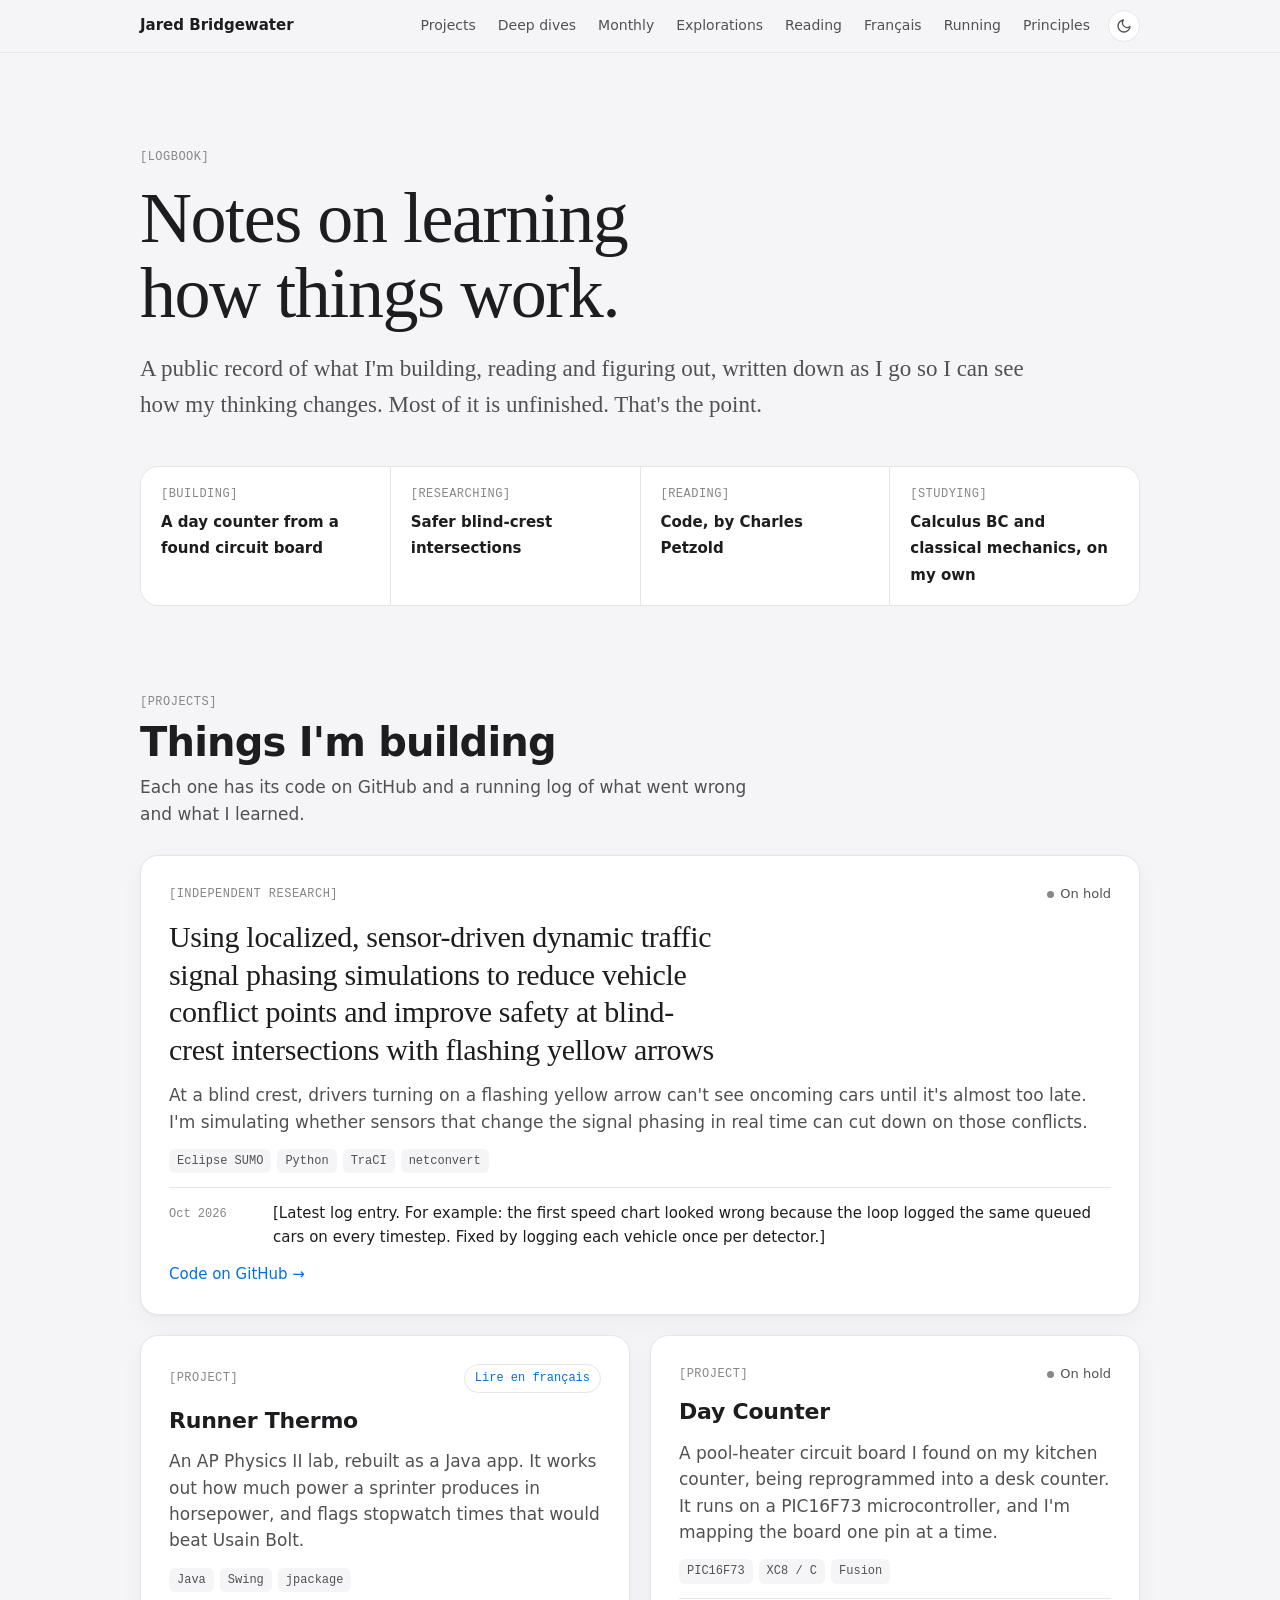
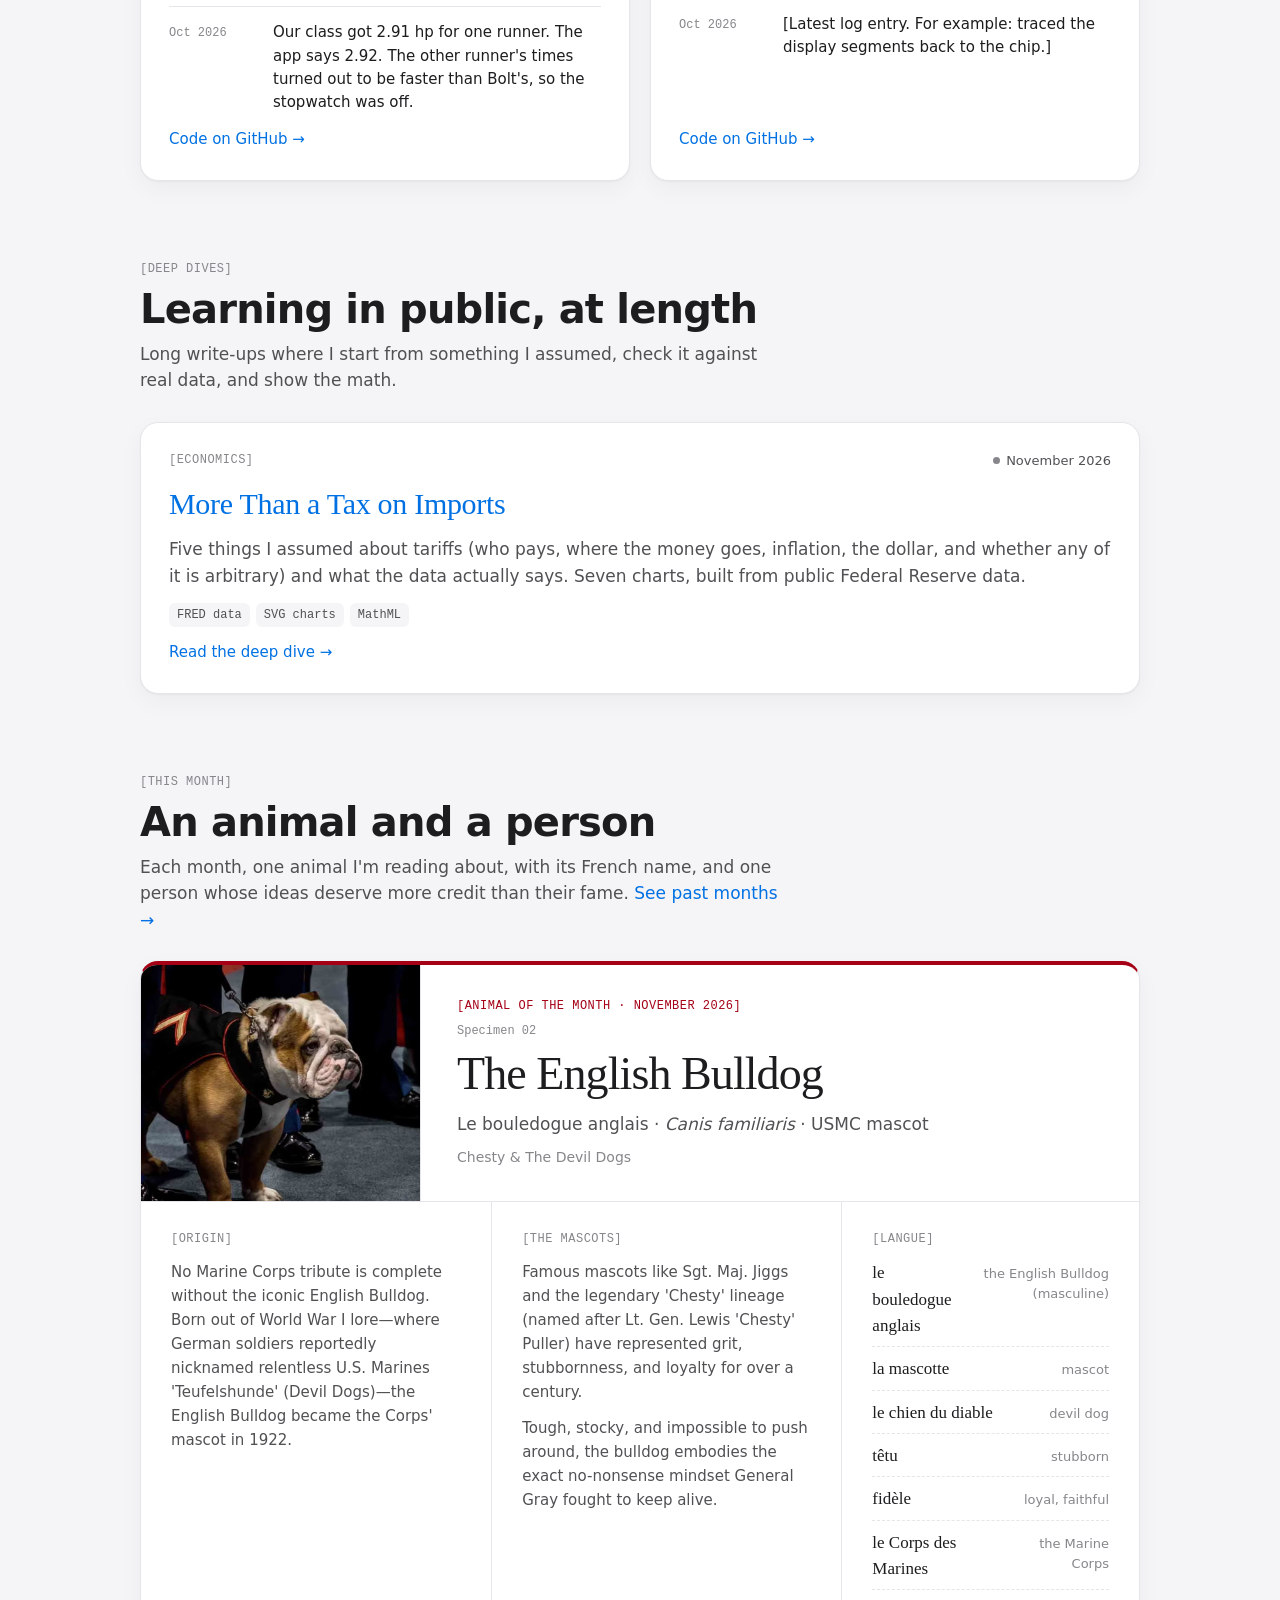
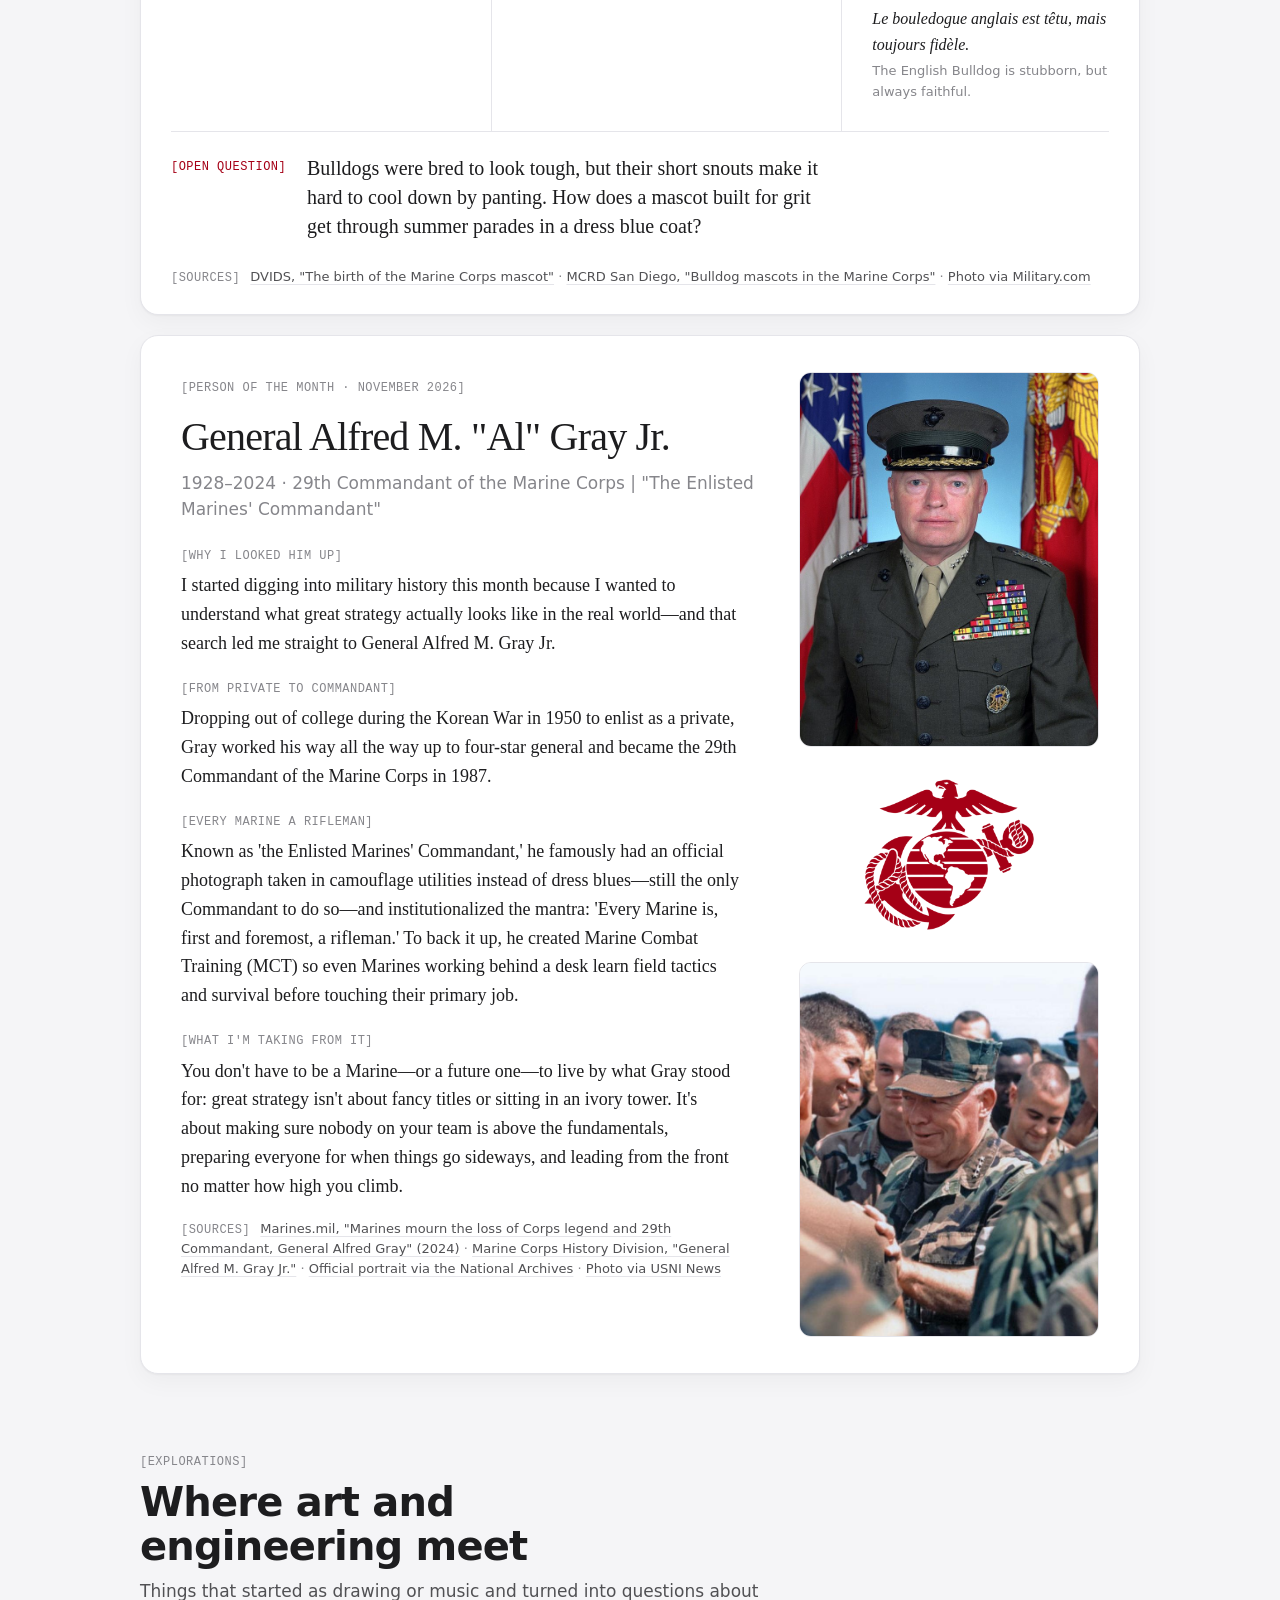
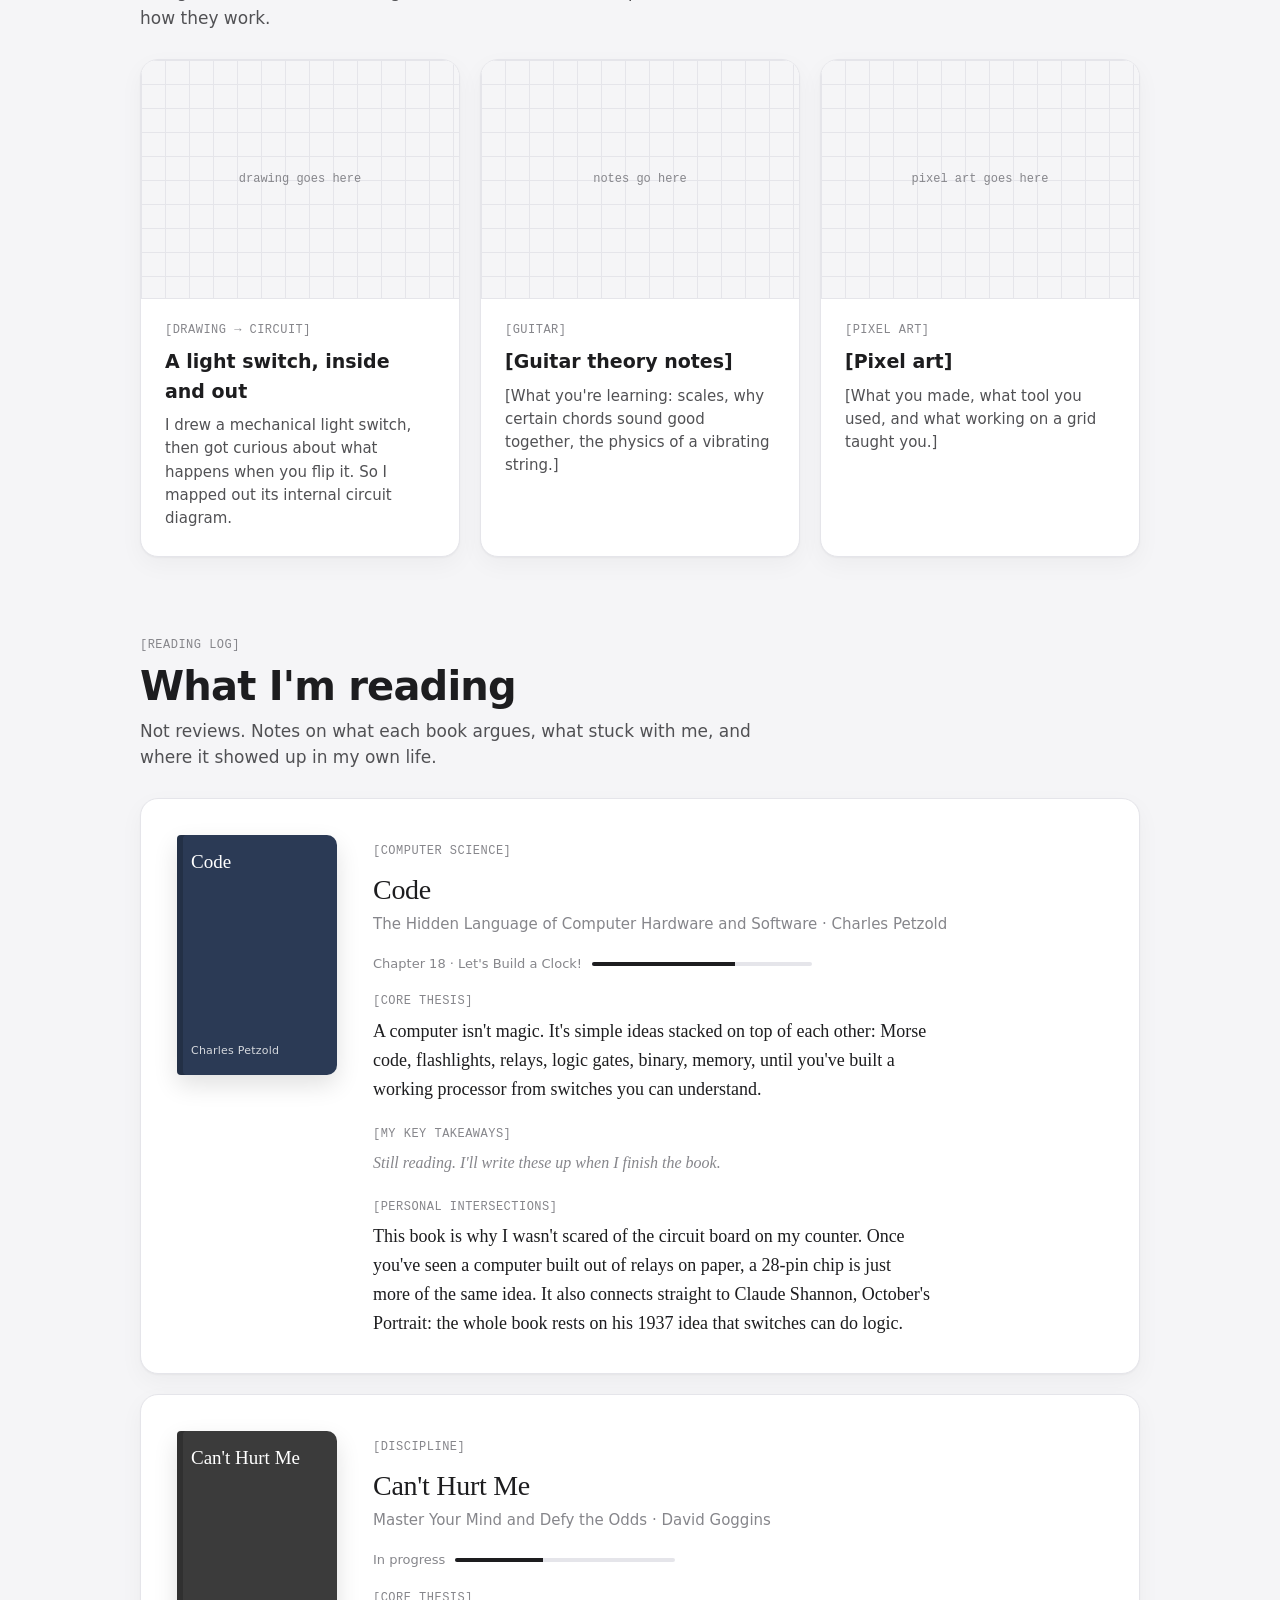
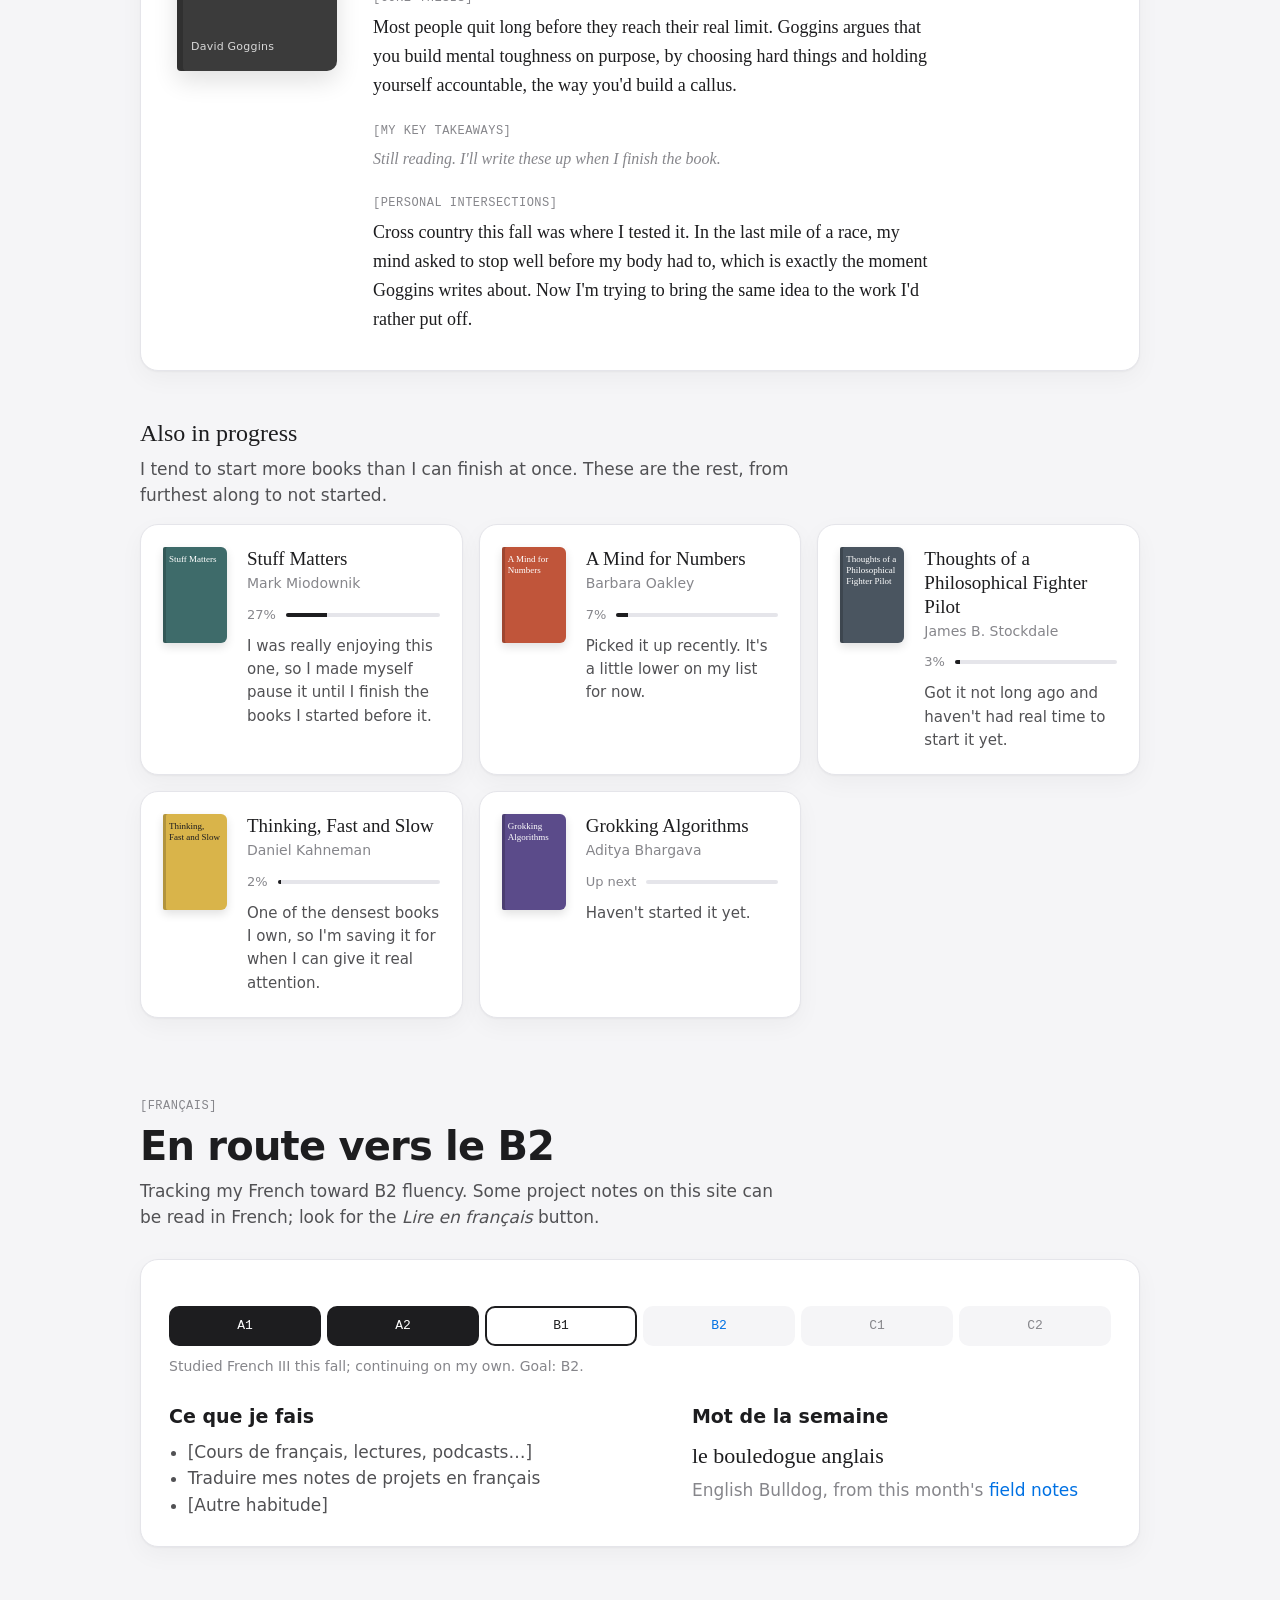
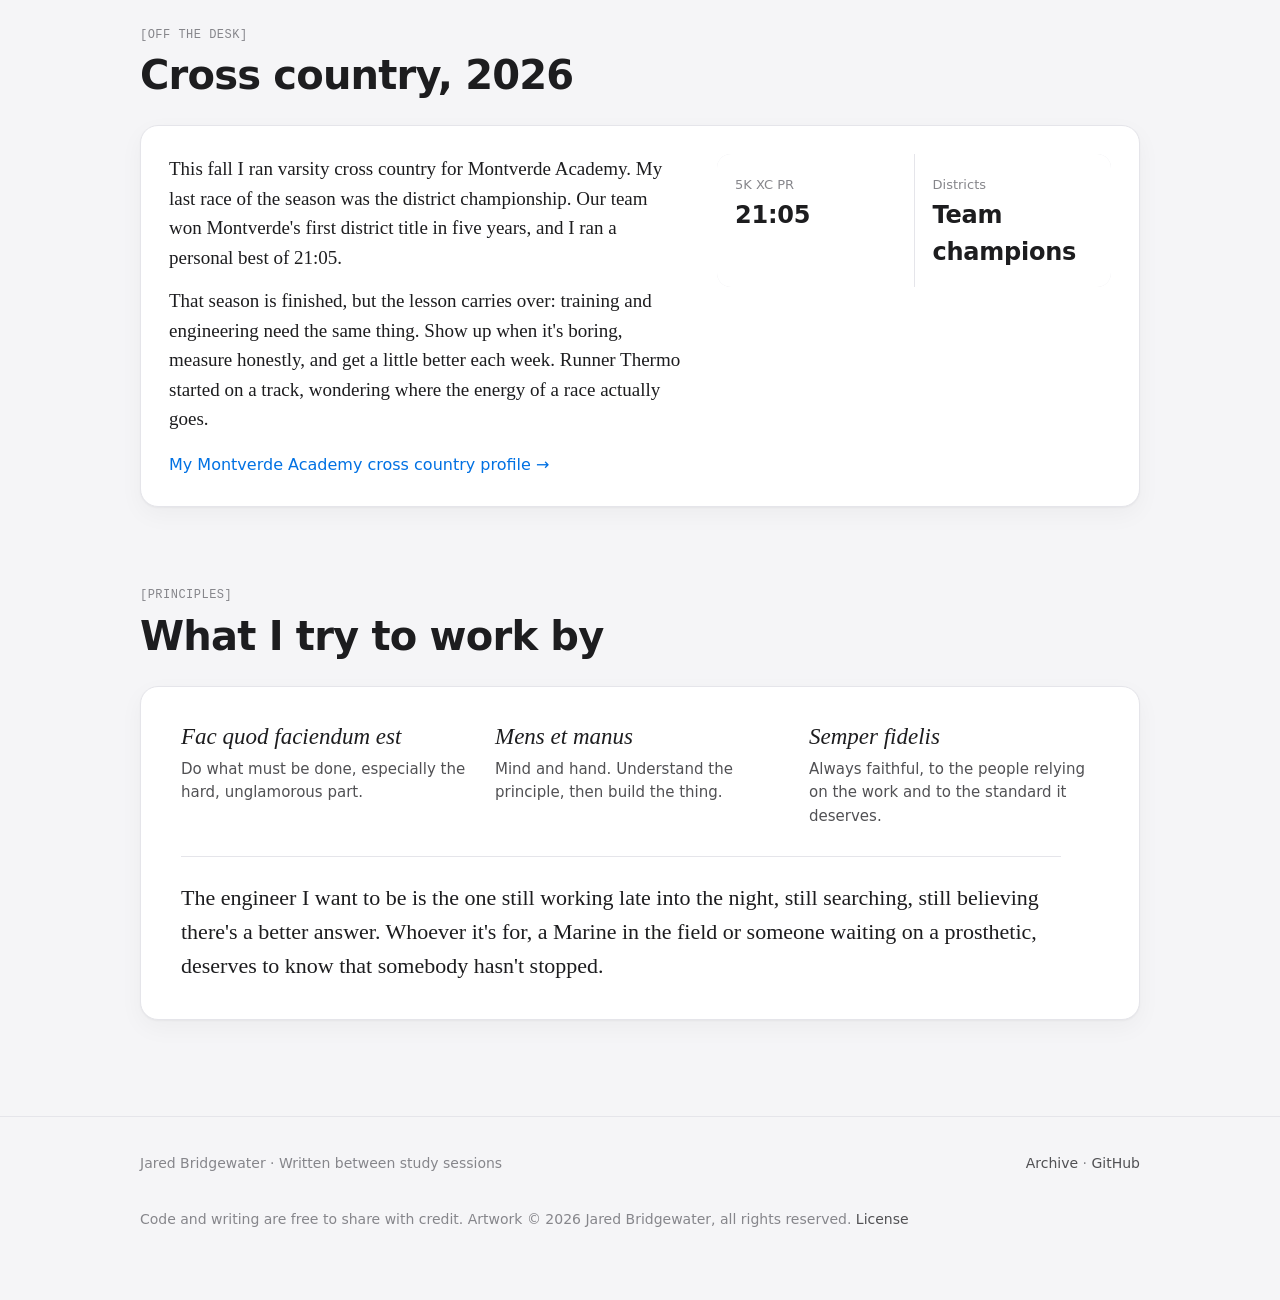
<file: index.html>
<!DOCTYPE html>
<!--
  Jared Bridgewater · Logbook
  ===========================
  One file: HTML for structure, CSS for looks, and a few lines of JavaScript
  for the French toggle at the very bottom.

  HOW TO READ THIS FILE
  Every section has a comment explaining what it is and which HTML/CSS idea it
  uses. Search for "LEARN:" to jump between the explanations.

  HOW TO EDIT
  Anything in [brackets] is a placeholder for you to replace with your own words.
-->
<html lang="en">
<head>
  <!-- LEARN: <head> holds information ABOUT the page. Nothing in here shows up on screen. -->
  <meta charset="utf-8">
  <!-- LEARN: This line makes the page fit phone screens instead of showing a tiny desktop page. -->
  <meta name="viewport" content="width=device-width, initial-scale=1">
  <title>Jared Bridgewater · Logbook</title>
  <meta name="description" content="A public logbook of what I'm building, reading and learning.">

  <!-- LEARN: FAVICON. The little icon in the browser tab. Modern browsers read the SVG
       (sharp at any size); iPhones use the PNG when someone saves the site to their home screen. -->
  <link rel="icon" href="favicon.svg" type="image/svg+xml">
  <link rel="apple-touch-icon" href="apple-touch-icon.png">

  <!-- LEARN: the styles now live in their own file so every page can share them. -->
  <link rel="stylesheet" href="style.css?v=2026-11-21g">
  <!-- LEARN: this tiny script runs BEFORE the page draws. It reads the visitor's saved choice
       and applies it right away, so the page never flashes the wrong colors on load.
       If they never chose, it follows their device setting. -->
  <script>
    (function () {
      var saved = null;
      try { saved = localStorage.getItem("theme"); } catch (e) {}
      var dark = saved ? saved === "dark" : window.matchMedia("(prefers-color-scheme: dark)").matches;
      document.documentElement.setAttribute("data-theme", dark ? "dark" : "light");
    })();
  </script>
</head>

<body>
  <!-- LEARN: SEMANTIC HTML. <nav>, <header>, <main>, <section>, <article> and
       <footer> work like <div>, but they tell browsers, search engines and
       screen readers what each part IS. Use them instead of plain <div>s. -->

  <nav class="nav" aria-label="Main">
    <div class="wrap">
      <a class="brand" href="#top">Jared Bridgewater</a>
      <div class="nav-right">
        <ul>
          <li><a href="#projects">Projects</a></li>
          <li><a href="#deep-dives">Deep dives</a></li>
          <li><a href="#monthly">Monthly</a></li>
          <li><a href="#explorations">Explorations</a></li>
          <li><a href="#reading">Reading</a></li>
          <li><a href="#francais">Français</a></li>
          <li><a href="#running">Running</a></li>
          <li><a href="#principles">Principles</a></li>
        </ul>
        <!-- LEARN: <svg> draws the icons with code, so they stay sharp at any size and take the text color. -->
        <button class="theme-toggle" type="button" aria-label="Switch to dark mode" title="Switch to dark mode">
          <svg class="moon" viewBox="0 0 24 24" fill="none" stroke="currentColor" stroke-width="2" stroke-linecap="round" stroke-linejoin="round" aria-hidden="true">
            <path d="M21 12.8A9 9 0 1 1 11.2 3a7 7 0 0 0 9.8 9.8z"/>
          </svg>
          <svg class="sun" viewBox="0 0 24 24" fill="none" stroke="currentColor" stroke-width="2" stroke-linecap="round" aria-hidden="true">
            <circle cx="12" cy="12" r="4"/>
            <path d="M12 2v2M12 20v2M4.9 4.9l1.4 1.4M17.7 17.7l1.4 1.4M2 12h2M20 12h2M4.9 19.1l1.4-1.4M17.7 6.3l1.4-1.4"/>
          </svg>
        </button>
      </div>
    </div>
  </nav>

  <main id="top">

    <!-- ===================== HERO ===================== -->
    <header class="hero wrap">
      <span class="tag">Logbook</span>
      <h1>Notes on learning how things work.</h1>
      <p class="lede">
        A public record of what I'm building, reading and figuring out, written down
        as I go so I can see how my thinking changes. Most of it is unfinished. That's the point.
      </p>

      <!-- LEARN: these four boxes are one CSS grid. Resize the window to watch them rearrange. -->
      <div class="now" aria-label="Right now">
        <div><span class="tag">Building</span><strong>A day counter from a found circuit board</strong></div>
        <div><span class="tag">Researching</span><strong>Safer blind-crest intersections</strong></div>
        <div><span class="tag">Reading</span><strong>Code, by Charles Petzold</strong></div>
        <div><span class="tag">Studying</span><strong>Calculus BC and classical mechanics, on my own</strong></div>
      </div>
    </header>

    <!-- ===================== PROJECTS ===================== -->
    <section class="section wrap" id="projects" aria-labelledby="projects-title">
      <div class="section-head">
        <span class="tag">Projects</span>
        <h2 id="projects-title">Things I'm building</h2>
        <p>Each one has its code on GitHub and a running log of what went wrong and what I learned.</p>
      </div>

      <div class="projects">

        <!-- Featured project: spans both columns -->
        <article class="card project featured">
          <div class="project-top">
            <span class="tag">Independent research</span>
            <span class="status">On hold</span>
          </div>
          <h3>Using localized, sensor-driven dynamic traffic signal phasing simulations to reduce vehicle conflict points and improve safety at blind-crest intersections with flashing yellow arrows</h3>
          <p>
            At a blind crest, drivers turning on a flashing yellow arrow can't see oncoming cars until it's almost too late.
            I'm simulating whether sensors that change the signal phasing in real time can cut down on those conflicts.
          </p>
          <ul class="stack">
            <li>Eclipse SUMO</li><li>Python</li><li>TraCI</li><li>netconvert</li>
          </ul>
          <div class="log">
            <time datetime="2026-10">Oct 2026</time>
            <p>[Latest log entry. For example: the first speed chart looked wrong because the loop logged the same queued cars on every timestep. Fixed by logging each vehicle once per detector.]</p>
          </div>
          <div class="links">
            <a href="https://github.com/GubbGub/dynamic-fya-crest-controller">Code on GitHub →</a>
          </div>
        </article>

        <article class="card project" id="runner-thermo">
          <div class="project-top">
            <span class="tag">Project</span>
            <!-- LEARN: data-target says which block of text this button swaps. The script at the bottom reads it. -->
            <button class="lang-toggle" type="button" data-target="runner-thermo-text" aria-pressed="false">Lire en français</button>
          </div>
          <h3>Runner Thermo</h3>
          <div id="runner-thermo-text">
            <p data-lang="en">
              An AP Physics II lab, rebuilt as a Java app. It works out how much power a sprinter produces in horsepower,
              and flags stopwatch times that would beat Usain Bolt.
            </p>
            <p data-lang="fr" lang="fr" hidden>
              Un labo de physique (AP Physics II) transformé en application Java. Elle calcule la puissance d'un sprinteur
              en chevaux-vapeur et signale les chronos qui battraient Usain Bolt.
            </p>
          </div>
          <ul class="stack"><li>Java</li><li>Swing</li><li>jpackage</li></ul>
          <div class="log">
            <time datetime="2026-10">Oct 2026</time>
            <p>Our class got 2.91 hp for one runner. The app says 2.92. The other runner's times turned out to be faster than Bolt's, so the stopwatch was off.</p>
          </div>
          <div class="links"><a href="https://github.com/GubbGub/runner-thermo-sim">Code on GitHub →</a></div>
        </article>

        <article class="card project">
          <div class="project-top">
            <span class="tag">Project</span>
            <span class="status">On hold</span>
          </div>
          <h3>Day Counter</h3>
          <p>
            A pool-heater circuit board I found on my kitchen counter, being reprogrammed into a desk counter.
            It runs on a PIC16F73 microcontroller, and I'm mapping the board one pin at a time.
          </p>
          <ul class="stack"><li>PIC16F73</li><li>XC8 / C</li><li>Fusion</li></ul>
          <div class="log">
            <time datetime="2026-10">Oct 2026</time>
            <p>[Latest log entry. For example: traced the display segments back to the chip.]</p>
          </div>
          <div class="links"><a href="https://github.com/GubbGub/day-counter">Code on GitHub →</a></div>
        </article>

      </div>
    </section>

    <!-- ===================== DEEP DIVES ===================== -->
    <!-- LEARN: each deep dive is its own page (like tariffs.html). This card just links to it. -->
    <section class="section wrap" id="deep-dives" aria-labelledby="dives-title">
      <div class="section-head">
        <span class="tag">Deep dives</span>
        <h2 id="dives-title">Learning in public, at length</h2>
        <p>Long write-ups where I start from something I assumed, check it against real data, and show the math.</p>
      </div>

      <article class="card project featured">
        <div class="project-top">
          <span class="tag">Economics</span>
          <time class="status" datetime="2026-11">November 2026</time>
        </div>
        <h3><a href="tariffs.html">More Than a Tax on Imports</a></h3>
        <p>Five things I assumed about tariffs (who pays, where the money goes, inflation, the dollar, and whether any of it is arbitrary) and what the data actually says. Seven charts, built from public Federal Reserve data.</p>
        <ul class="stack"><li>FRED data</li><li>SVG charts</li><li>MathML</li></ul>
        <div class="links"><a href="tariffs.html">Read the deep dive →</a></div>
      </article>
    </section>

    <!-- ===================== THIS MONTH ===================== -->
    <!-- LEARN: these two boxes start empty. monthly.js fills them from monthly-data.js.
         To change the month, edit monthly-data.js, never this HTML. -->
    <section class="section wrap" id="monthly" aria-labelledby="monthly-title">
      <div class="section-head">
        <span class="tag">This month</span>
        <h2 id="monthly-title">An animal and a person</h2>
        <p>Each month, one animal I'm reading about, with its French name, and one person whose ideas deserve more credit than their fame. <a href="archive.html">See past months →</a></p>
      </div>
      <div id="field-notes"></div>
      <div id="portrait"></div>
      <noscript><p>Turn on JavaScript to see this month's features, or visit the <a href="archive.html">archive</a>.</p></noscript>
    </section>

    <!-- ===================== EXPLORATIONS ===================== -->
    <section class="section wrap" id="explorations" aria-labelledby="explore-title">
      <div class="section-head">
        <span class="tag">Explorations</span>
        <h2 id="explore-title">Where art and engineering meet</h2>
        <p>Things that started as drawing or music and turned into questions about how they work.</p>
      </div>

      <div class="explore">
        <article class="card">
          <!-- LEARN: to add your real drawing, replace the next line with:
               <img src="images/light-switch.jpg" alt="Pencil drawing of a light switch beside its circuit diagram"> -->
          <div class="figure" role="img" aria-label="Placeholder for the light switch drawing">drawing goes here</div>
          <div class="body">
            <span class="tag">Drawing → Circuit</span>
            <h3>A light switch, inside and out</h3>
            <p>I drew a mechanical light switch, then got curious about what happens when you flip it. So I mapped out its internal circuit diagram.</p>
          </div>
        </article>

        <article class="card">
          <div class="figure" role="img" aria-label="Placeholder for guitar theory notes">notes go here</div>
          <div class="body">
            <span class="tag">Guitar</span>
            <h3>[Guitar theory notes]</h3>
            <p>[What you're learning: scales, why certain chords sound good together, the physics of a vibrating string.]</p>
          </div>
        </article>

        <article class="card">
          <div class="figure" role="img" aria-label="Placeholder for pixel art">pixel art goes here</div>
          <div class="body">
            <span class="tag">Pixel art</span>
            <h3>[Pixel art]</h3>
            <p>[What you made, what tool you used, and what working on a grid taught you.]</p>
          </div>
        </article>
      </div>
    </section>

    <!-- ===================== READING LOG ===================== -->
    <section class="section wrap" id="reading" aria-labelledby="reading-title">
      <div class="section-head">
        <span class="tag">Reading log</span>
        <h2 id="reading-title">What I'm reading</h2>
        <p>Not reviews. Notes on what each book argues, what stuck with me, and where it showed up in my own life.</p>
      </div>

      <!-- LEARN: <dl> is a "description list": <dt> is the term, <dd> its description.
           It's the right tag for label/answer pairs like Core thesis / Takeaways. -->
      <article class="card book">
        <div class="cover code" aria-hidden="true">
          <b>Code</b>
          <small>Charles Petzold</small>
        </div>
        <div>
          <span class="tag">Computer science</span>
          <h3>Code</h3>
          <p class="byline">The Hidden Language of Computer Hardware and Software · Charles Petzold</p>
          <div class="progress"><span>Chapter 18 · Let's Build a Clock!</span><span class="bar"><i style="width:65%"></i></span></div>

          <dl class="note">
            <dt class="tag">Core thesis</dt>
            <dd>A computer isn't magic. It's simple ideas stacked on top of each other: Morse code, flashlights, relays, logic gates, binary, memory, until you've built a working processor from switches you can understand.</dd>
          </dl>
          <dl class="note">
            <dt class="tag">My key takeaways</dt>
            <dd class="wip">Still reading. I'll write these up when I finish the book.</dd>
          </dl>
          <dl class="note">
            <dt class="tag">Personal intersections</dt>
            <dd>This book is why I wasn't scared of the circuit board on my counter. Once you've seen a computer built out of relays on paper, a 28-pin chip is just more of the same idea. It also connects straight to Claude Shannon, October's Portrait: the whole book rests on his 1937 idea that switches can do logic.</dd>
          </dl>
        </div>
      </article>

      <article class="card book">
        <div class="cover goggins" aria-hidden="true">
          <b>Can't Hurt Me</b>
          <small>David Goggins</small>
        </div>
        <div>
          <span class="tag">Discipline</span>
          <h3>Can't Hurt Me</h3>
          <p class="byline">Master Your Mind and Defy the Odds · David Goggins</p>
          <div class="progress"><span>In progress</span><span class="bar"><i style="width:40%"></i></span></div>

          <dl class="note">
            <dt class="tag">Core thesis</dt>
            <dd>Most people quit long before they reach their real limit. Goggins argues that you build mental toughness on purpose, by choosing hard things and holding yourself accountable, the way you'd build a callus.</dd>
          </dl>
          <dl class="note">
            <dt class="tag">My key takeaways</dt>
            <dd class="wip">Still reading. I'll write these up when I finish the book.</dd>
          </dl>
          <dl class="note">
            <dt class="tag">Personal intersections</dt>
            <dd>Cross country this fall was where I tested it. In the last mile of a race, my mind asked to stop well before my body had to, which is exactly the moment Goggins writes about. Now I'm trying to bring the same idea to the work I'd rather put off.</dd>
          </dl>
        </div>
      </article>

      <!-- LEARN: the "shelf" is a CSS grid of small cards for books I've only just started.
           Each progress bar's width is set inline (style="width:27%") so it matches how far I am. -->
      <div class="shelf-head">
        <h3>Also in progress</h3>
        <p>I tend to start more books than I can finish at once. These are the rest, from furthest along to not started.</p>
      </div>
      <div class="shelf">
        <article class="card shelf-book">
          <div class="cover mini stuff" aria-hidden="true"><b>Stuff Matters</b></div>
          <div>
            <h4>Stuff Matters</h4>
            <p class="byline">Mark Miodownik</p>
            <div class="progress"><span>27%</span><span class="bar"><i style="width:27%"></i></span></div>
            <p>I was really enjoying this one, so I made myself pause it until I finish the books I started before it.</p>
          </div>
        </article>
        <article class="card shelf-book">
          <div class="cover mini numbers" aria-hidden="true"><b>A Mind for Numbers</b></div>
          <div>
            <h4>A Mind for Numbers</h4>
            <p class="byline">Barbara Oakley</p>
            <div class="progress"><span>7%</span><span class="bar"><i style="width:7%"></i></span></div>
            <p>Picked it up recently. It's a little lower on my list for now.</p>
          </div>
        </article>
        <article class="card shelf-book">
          <div class="cover mini stockdale" aria-hidden="true"><b>Thoughts of a Philosophical Fighter Pilot</b></div>
          <div>
            <h4>Thoughts of a Philosophical Fighter Pilot</h4>
            <p class="byline">James B. Stockdale</p>
            <div class="progress"><span>3%</span><span class="bar"><i style="width:3%"></i></span></div>
            <p>Got it not long ago and haven't had real time to start it yet.</p>
          </div>
        </article>
        <article class="card shelf-book">
          <div class="cover mini kahneman" aria-hidden="true"><b>Thinking, Fast and Slow</b></div>
          <div>
            <h4>Thinking, Fast and Slow</h4>
            <p class="byline">Daniel Kahneman</p>
            <div class="progress"><span>2%</span><span class="bar"><i style="width:2%"></i></span></div>
            <p>One of the densest books I own, so I'm saving it for when I can give it real attention.</p>
          </div>
        </article>
        <article class="card shelf-book">
          <div class="cover mini grokking" aria-hidden="true"><b>Grokking Algorithms</b></div>
          <div>
            <h4>Grokking Algorithms</h4>
            <p class="byline">Aditya Bhargava</p>
            <div class="progress"><span>Up next</span><span class="bar"><i style="width:0%"></i></span></div>
            <p>Haven't started it yet.</p>
          </div>
        </article>
      </div>
    </section>

    <!-- ===================== FRENCH ===================== -->
    <section class="section wrap" id="francais" lang="fr" aria-labelledby="fr-title">
      <!-- LEARN: lang="fr" tells screen readers to pronounce this section in French. -->
      <div class="section-head">
        <span class="tag">Français</span>
        <h2 id="fr-title">En route vers le B2</h2>
        <p lang="en">Tracking my French toward B2 fluency. Some project notes on this site can be read in French; look for the <em>Lire en français</em> button.</p>
      </div>

      <div class="card">
        <!-- LEARN: the CEFR scale goes A1 (beginner) to C2 (mastery). Move the classes to update your level:
             "done" = finished, "now-level" = where you are, "goal" = where you're headed. -->
        <div class="levels" aria-label="French level: CEFR scale">
          <span class="done">A1</span>
          <span class="done">A2</span>
          <span class="now-level">B1</span>
          <span class="goal">B2</span>
          <span>C1</span>
          <span>C2</span>
        </div>
        <p lang="en" style="margin:0 0 24px;font-size:14px;color:var(--ink-3)">Studied French III this fall; continuing on my own. Goal: B2.</p>

        <div class="french-grid">
          <div>
            <h3 style="margin:0 0 8px;font-size:19px">Ce que je fais</h3>
            <ul>
              <li>[Cours de français, lectures, podcasts…]</li>
              <li>Traduire mes notes de projets en français</li>
              <li>[Autre habitude]</li>
            </ul>
          </div>
          <div>
            <h3 style="margin:0 0 8px;font-size:19px">Mot de la semaine</h3>
            <!-- LEARN: the word itself comes from monthly-data.js (the "word" line); monthly.js fills these in. -->
            <p style="margin:0;font-family:var(--serif);font-size:22px" id="word-fr"></p>
            <p style="margin:4px 0 0;color:var(--ink-3)" lang="en"><span id="word-en"></span>, from this month's <a href="#monthly">field notes</a></p>
          </div>
        </div>
      </div>
    </section>

    <!-- ===================== RUNNING ===================== -->
    <section class="section wrap" id="running" aria-labelledby="run-title">
      <div class="section-head">
        <span class="tag">Off the desk</span>
        <h2 id="run-title">Cross country, 2026</h2>
      </div>

      <div class="card athlete">
        <div>
          <p>This fall I ran varsity cross country for Montverde Academy. My last race of the season was the district championship. Our team won Montverde's first district title in five years, and I ran a personal best of 21:05.</p>
          <p>That season is finished, but the lesson carries over: training and engineering need the same thing. Show up when it's boring, measure honestly, and get a little better each week. Runner Thermo started on a track, wondering where the energy of a race actually goes.</p>
          <!-- LEARN: target="_blank" opens the link in a new tab. rel="noopener" is the safe
               companion to it: the other site can't control this page. -->
          <p class="team-link"><a href="https://mvasports.com/sports/mens-cross-country/roster/jared-bridgewater/5852" target="_blank" rel="noopener">My Montverde Academy cross country profile →</a></p>
        </div>
        <!-- LEARN: font-variant-numeric: tabular-nums makes every digit the same width, so times line up. -->
        <div class="splits" aria-label="Personal records">
          <div><small>5K XC PR</small><b>21:05</b></div>
          <div><small>Districts</small><b>Team champions</b></div>
        </div>
      </div>
    </section>


    <!-- ===================== PRINCIPLES ===================== -->
    <section class="section wrap" id="principles" aria-labelledby="principles-title">
      <div class="section-head">
        <span class="tag">Principles</span>
        <h2 id="principles-title">What I try to work by</h2>
      </div>
      <!-- "My wish for you is to become hope." — Aunt May -->
      <div class="card principles">
        <dl class="mottos">
          <div><dt lang="la">Fac quod faciendum est</dt><dd>Do what must be done, especially the hard, unglamorous part.</dd></div>
          <div><dt lang="la">Mens et manus</dt><dd>Mind and hand. Understand the principle, then build the thing.</dd></div>
          <div><dt lang="la">Semper fidelis</dt><dd>Always faithful, to the people relying on the work and to the standard it deserves.</dd></div>
        </dl>
        <p class="creed">The engineer I want to be is the one still working late into the night, still searching, still believing there's a better answer. Whoever it's for, a Marine in the field or someone waiting on a prosthetic, deserves to know that somebody hasn't stopped.</p>
      </div>
    </section>

  </main>

  <footer>
    <div class="wrap">
      <span>Jared Bridgewater · Written between study sessions</span>
      <span><a href="archive.html">Archive</a> · <a href="https://github.com/GubbGub">GitHub</a></span>
      <!-- LEARN: © is the HTML code for the copyright symbol. See LICENSE.md for the full terms. -->
      <p class="rights">Code and writing are free to share with credit. Artwork © 2026 Jared Bridgewater, all rights reserved. <a href="https://github.com/GubbGub/GubbGub.github.io/blob/main/LICENSE.md">License</a></p>
    </div>
  </footer>

  <!-- LEARN: scripts live in their own files too. monthly-data.js holds this month's features,
       monthly.js turns that data into HTML, and site.js runs the toggles. -->
  <script src="monthly-data.js"></script>
  <script src="monthly.js"></script>
  <script src="site.js?v=2026-11-21a"></script>
</body>
</html>
</file>
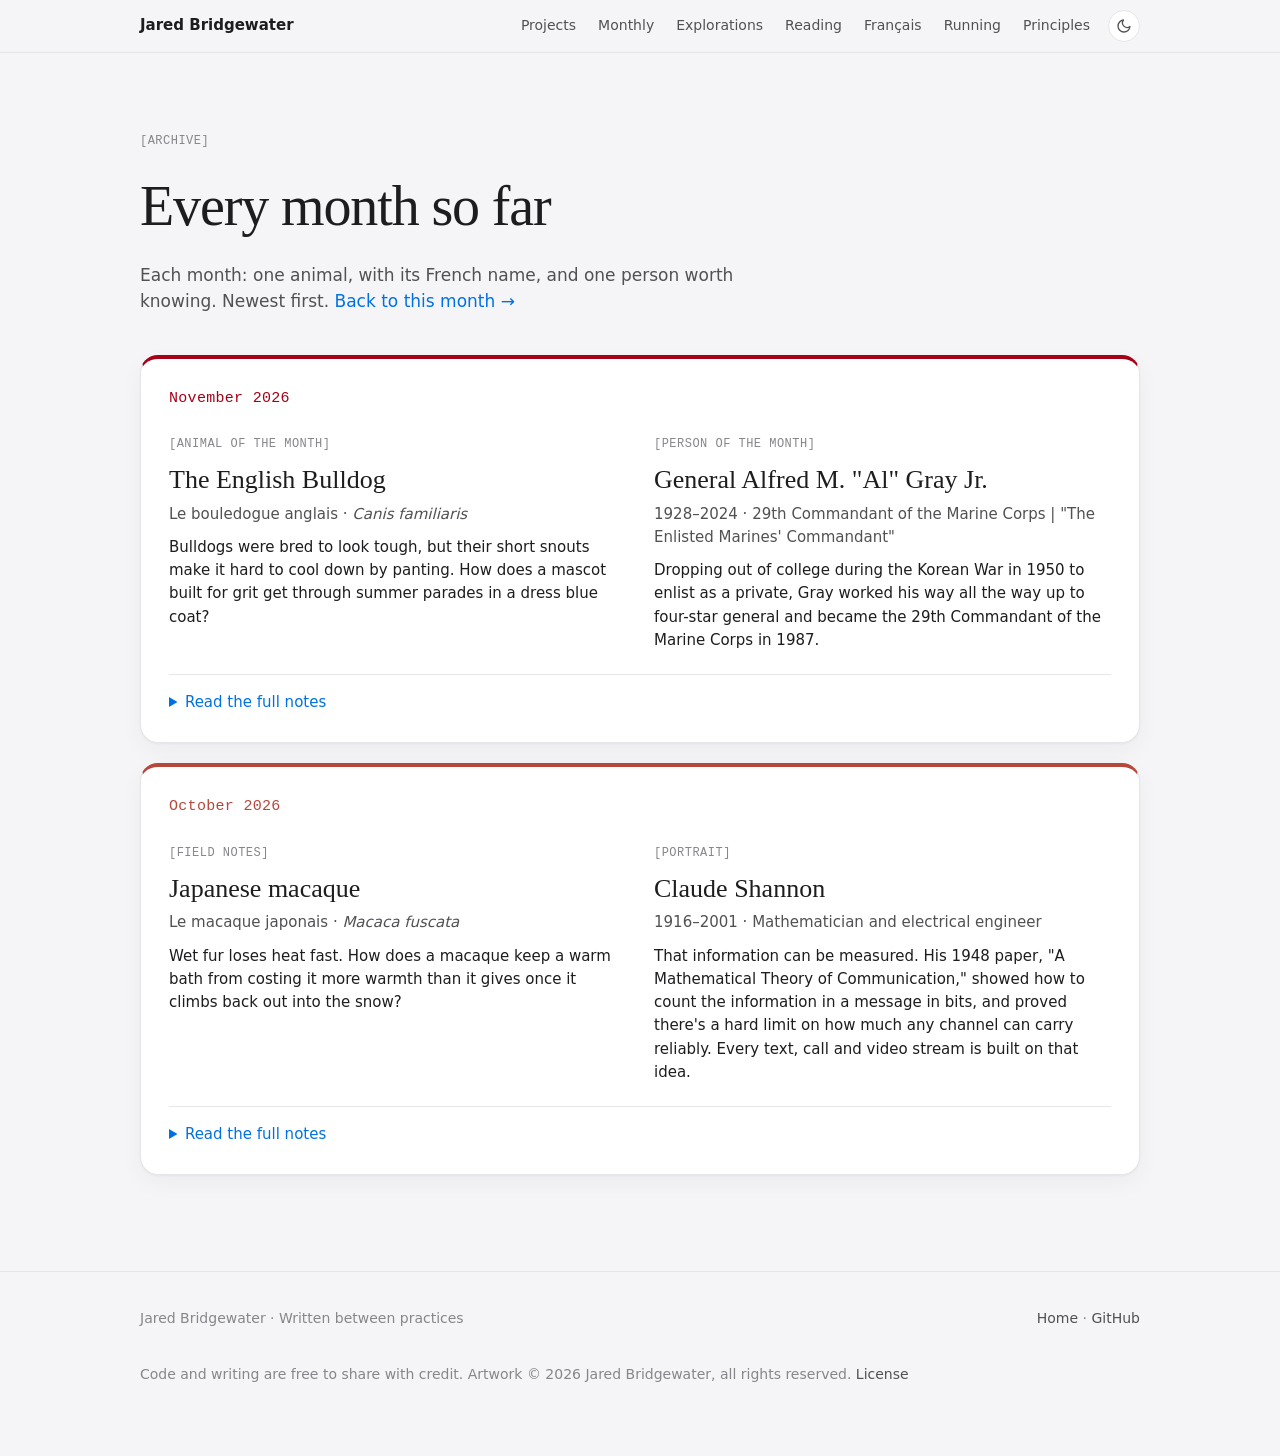
<file: archive.html>
<!DOCTYPE html>
<!--
  ARCHIVE PAGE
  LEARN: a second page is just a second .html file. GitHub Pages serves it at
  gubbgub.github.io/archive.html. It shares style.css and site.js with the homepage,
  and monthly.js fills it from the same monthly-data.js, so nothing is written twice.
-->
<html lang="en">
<head>
  <!-- LEARN: <head> holds information ABOUT the page. Nothing in here shows up on screen. -->
  <meta charset="utf-8">
  <!-- LEARN: This line makes the page fit phone screens instead of showing a tiny desktop page. -->
  <meta name="viewport" content="width=device-width, initial-scale=1">
  <title>Archive · Jared Bridgewater</title>
  <meta name="description" content="Every past month of Field Notes and Portraits from my logbook.">

  <!-- LEARN: FAVICON. The little icon in the browser tab. Modern browsers read the SVG
       (sharp at any size); iPhones use the PNG when someone saves the site to their home screen. -->
  <link rel="icon" href="favicon.svg" type="image/svg+xml">
  <link rel="apple-touch-icon" href="apple-touch-icon.png">

  <!-- LEARN: the styles now live in their own file so every page can share them. -->
  <link rel="stylesheet" href="style.css?v=2026-11-21g">
  <!-- LEARN: this tiny script runs BEFORE the page draws. It reads the visitor's saved choice
       and applies it right away, so the page never flashes the wrong colors on load.
       If they never chose, it follows their device setting. -->
  <script>
    (function () {
      var saved = null;
      try { saved = localStorage.getItem("theme"); } catch (e) {}
      var dark = saved ? saved === "dark" : window.matchMedia("(prefers-color-scheme: dark)").matches;
      document.documentElement.setAttribute("data-theme", dark ? "dark" : "light");
    })();
  </script>
</head>
<body>
  <nav class="nav" aria-label="Main">
    <div class="wrap">
      <a class="brand" href="index.html">Jared Bridgewater</a>
      <div class="nav-right">
        <ul>
          <li><a href="index.html#projects">Projects</a></li>
          <li><a href="index.html#monthly">Monthly</a></li>
          <li><a href="index.html#explorations">Explorations</a></li>
          <li><a href="index.html#reading">Reading</a></li>
          <li><a href="index.html#francais">Français</a></li>
          <li><a href="index.html#running">Running</a></li>
          <li><a href="index.html#principles">Principles</a></li>
        </ul>
        <!-- LEARN: <svg> draws the icons with code, so they stay sharp at any size and take the text color. -->
        <button class="theme-toggle" type="button" aria-label="Switch to dark mode" title="Switch to dark mode">
          <svg class="moon" viewBox="0 0 24 24" fill="none" stroke="currentColor" stroke-width="2" stroke-linecap="round" stroke-linejoin="round" aria-hidden="true">
            <path d="M21 12.8A9 9 0 1 1 11.2 3a7 7 0 0 0 9.8 9.8z"/>
          </svg>
          <svg class="sun" viewBox="0 0 24 24" fill="none" stroke="currentColor" stroke-width="2" stroke-linecap="round" aria-hidden="true">
            <circle cx="12" cy="12" r="4"/>
            <path d="M12 2v2M12 20v2M4.9 4.9l1.4 1.4M17.7 17.7l1.4 1.4M2 12h2M20 12h2M4.9 19.1l1.4-1.4M17.7 6.3l1.4-1.4"/>
          </svg>
        </button>
      </div>
    </div>
  </nav>

  <main>
    <header class="archive-hero wrap">
      <span class="tag">Archive</span>
      <h1>Every month so far</h1>
      <p>Each month: one animal, with its French name, and one person worth knowing. Newest first. <a href="index.html#monthly">Back to this month →</a></p>
    </header>

    <div class="wrap">
      <div id="archive"></div>
      <noscript><p>Turn on JavaScript to see the archive.</p></noscript>
    </div>
  </main>

  <footer>
    <div class="wrap">
      <span>Jared Bridgewater · Written between practices</span>
      <span><a href="index.html">Home</a> · <a href="https://github.com/GubbGub">GitHub</a></span>
      <!-- LEARN: © is the HTML code for the copyright symbol. See LICENSE.md for the full terms. -->
      <p class="rights">Code and writing are free to share with credit. Artwork © 2026 Jared Bridgewater, all rights reserved. <a href="https://github.com/GubbGub/GubbGub.github.io/blob/main/LICENSE.md">License</a></p>
    </div>
  </footer>

  <script src="monthly-data.js"></script>
  <script src="monthly.js"></script>
  <script src="site.js?v=2026-11-21a"></script>
</body>
</html>
</file>
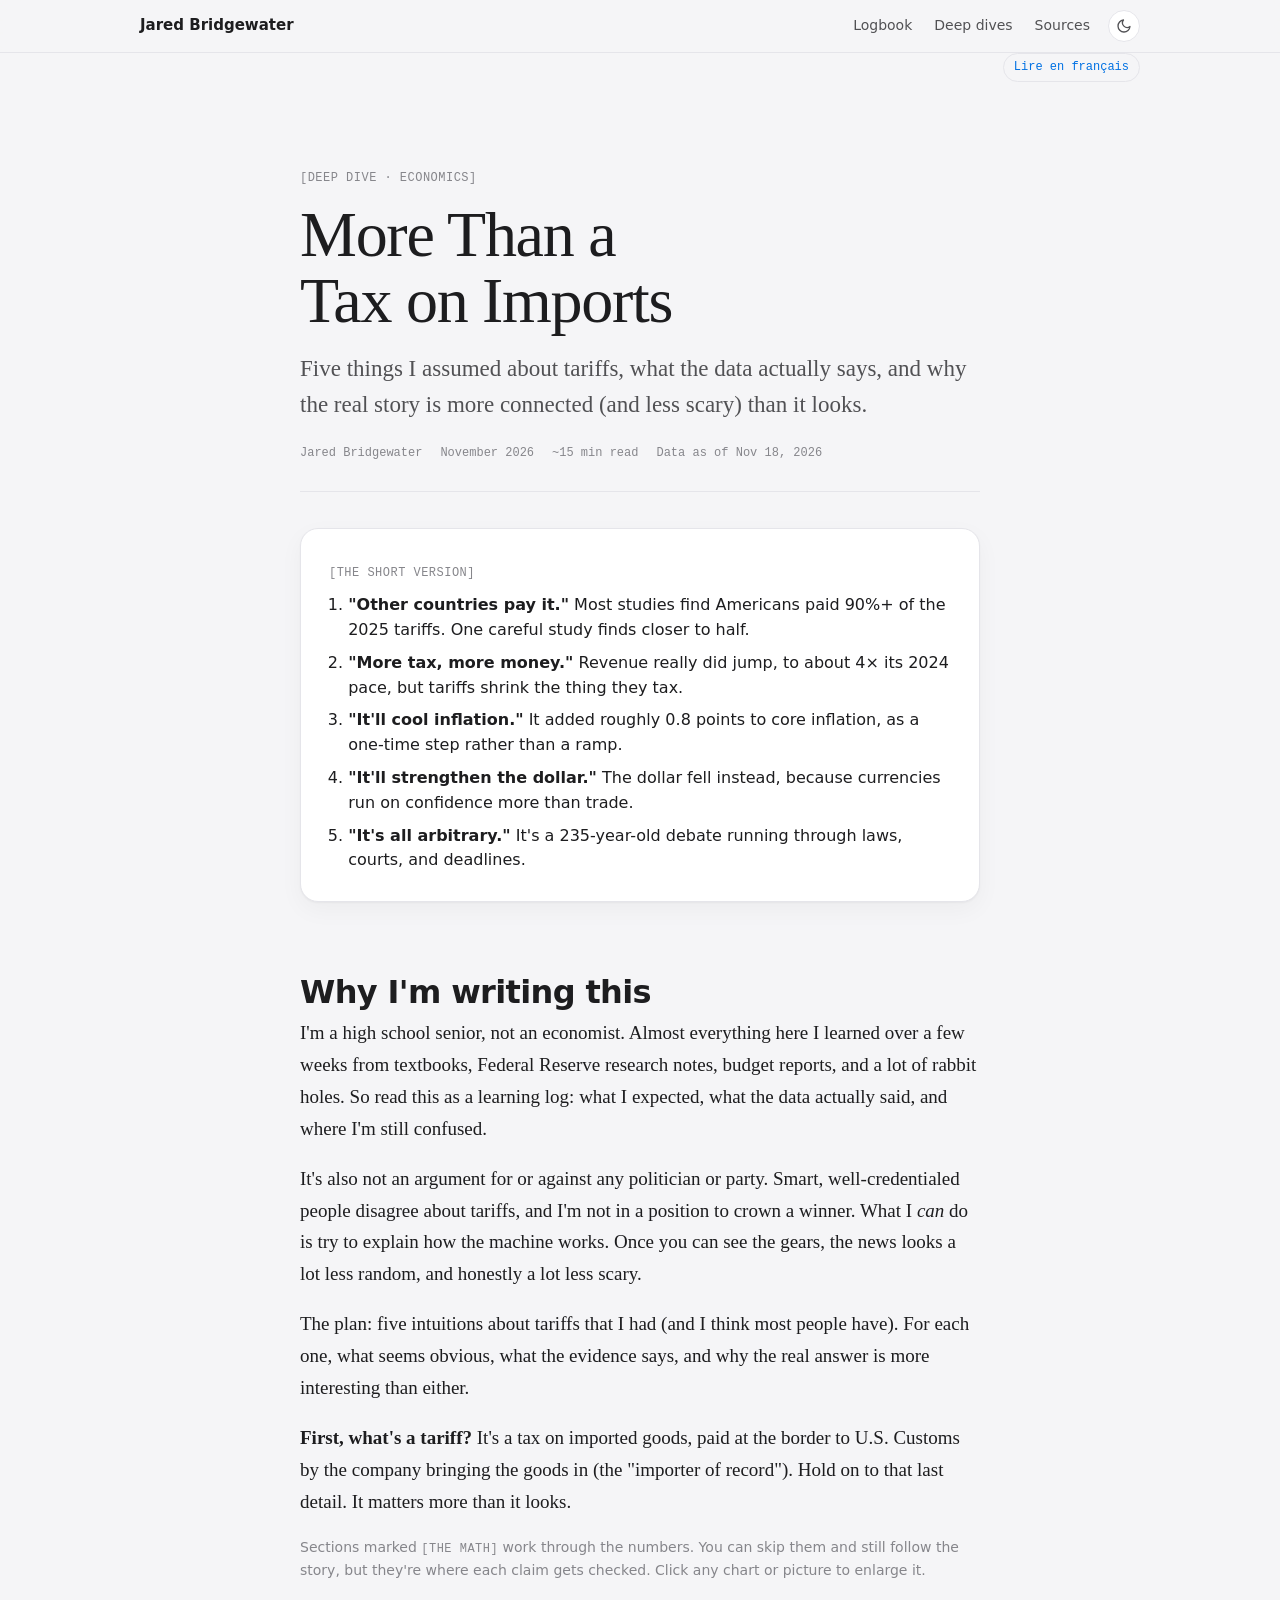
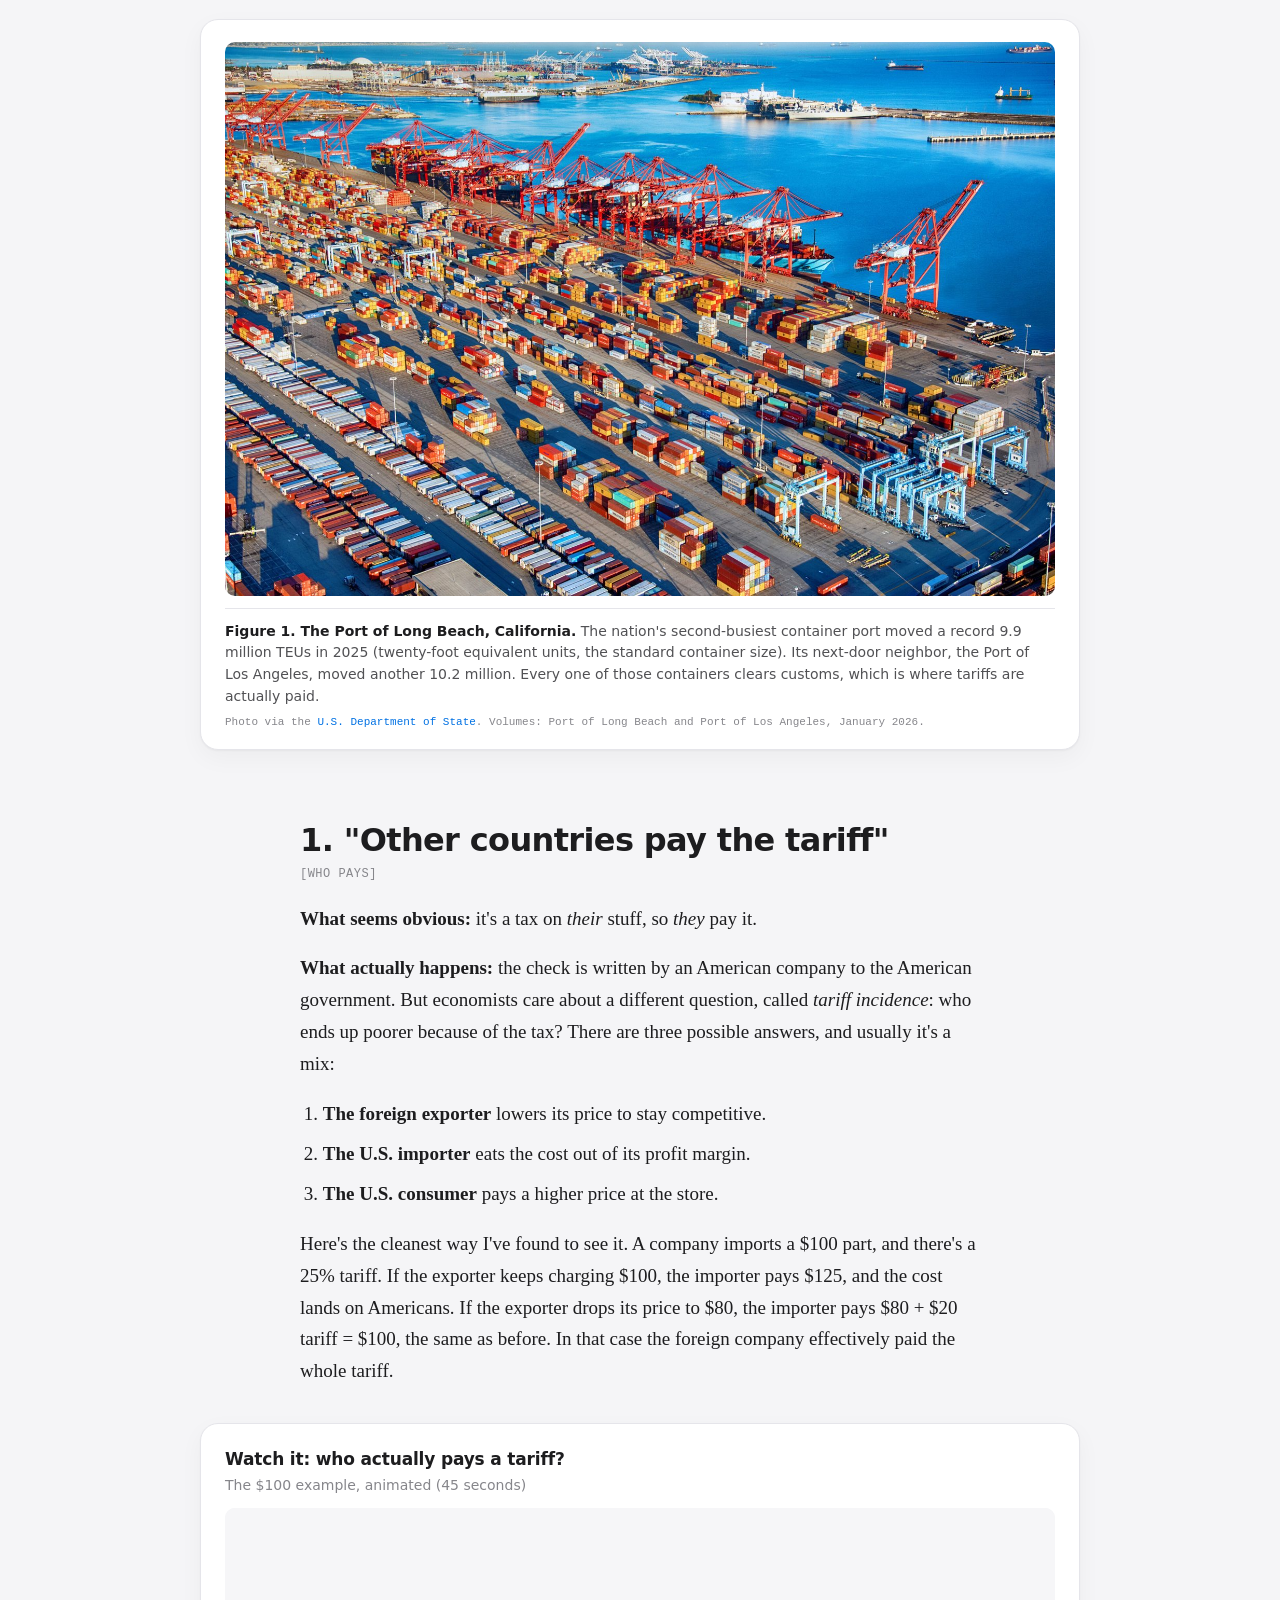
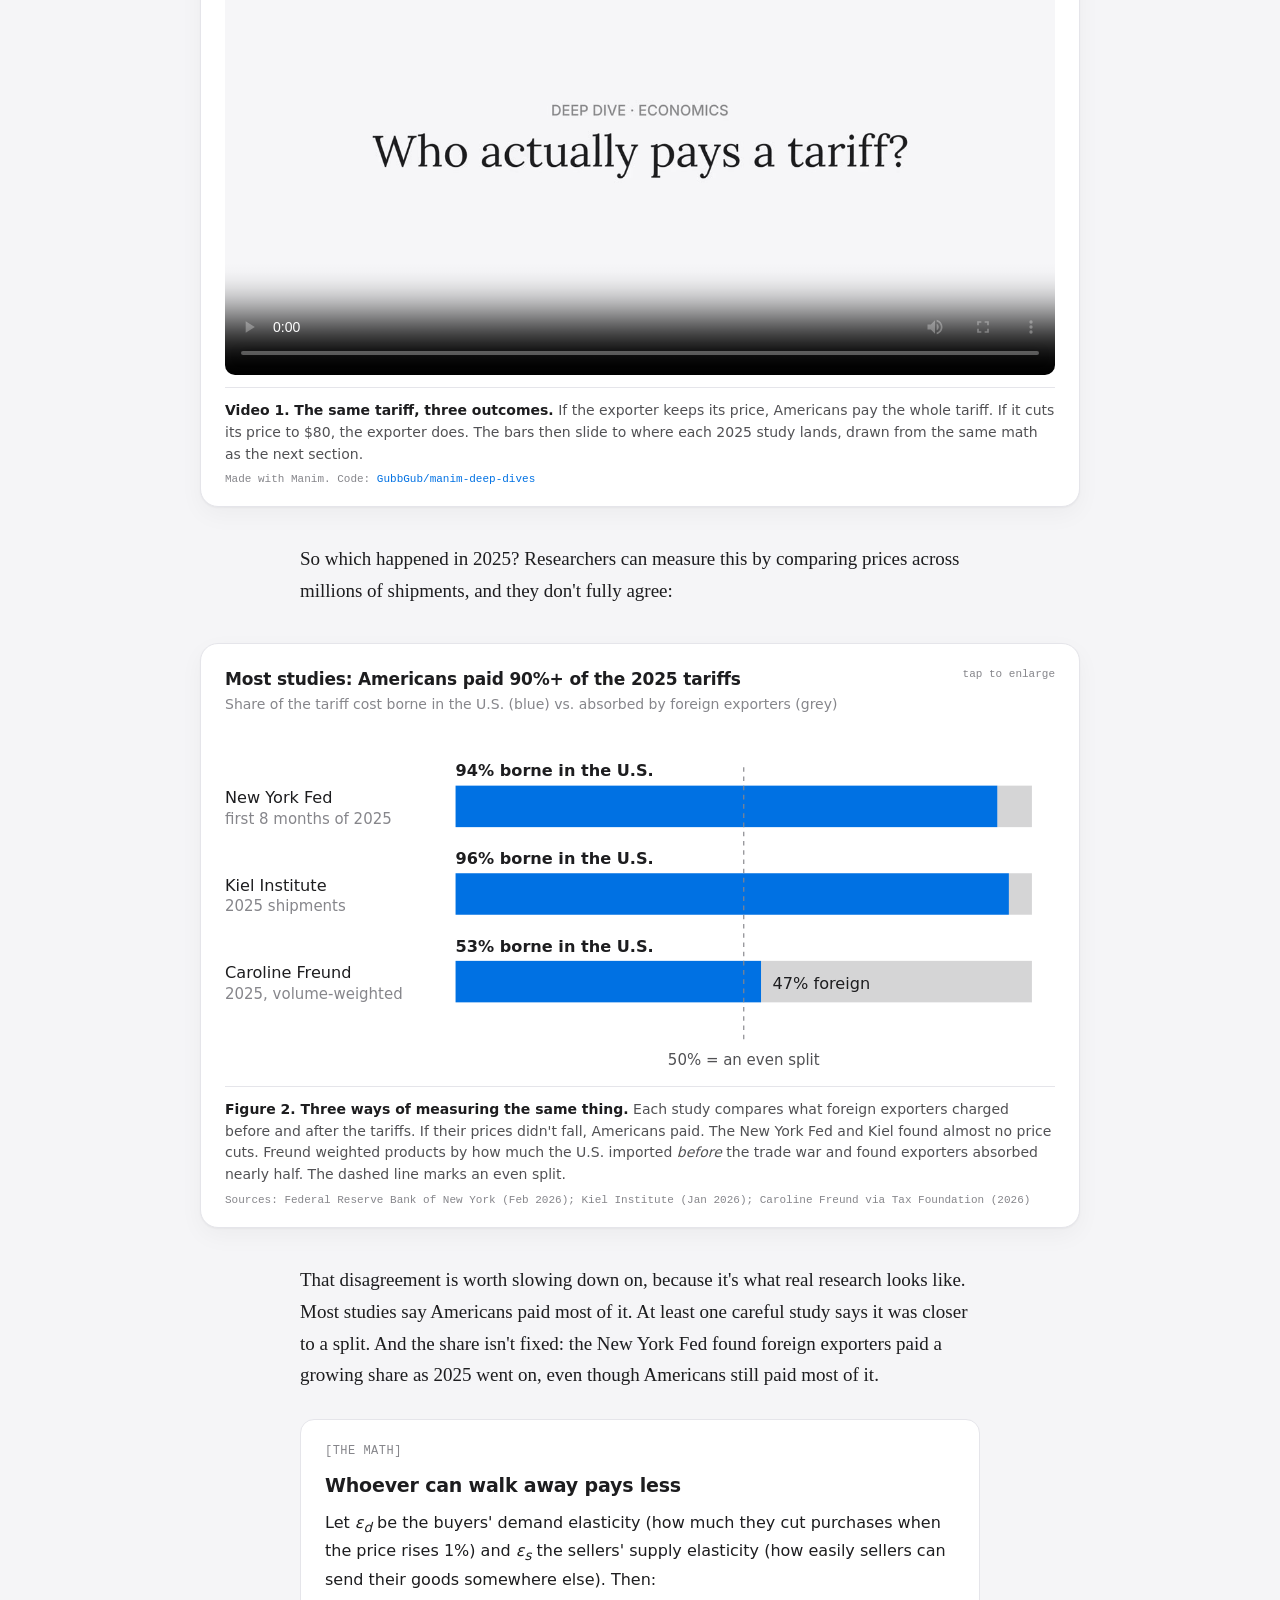
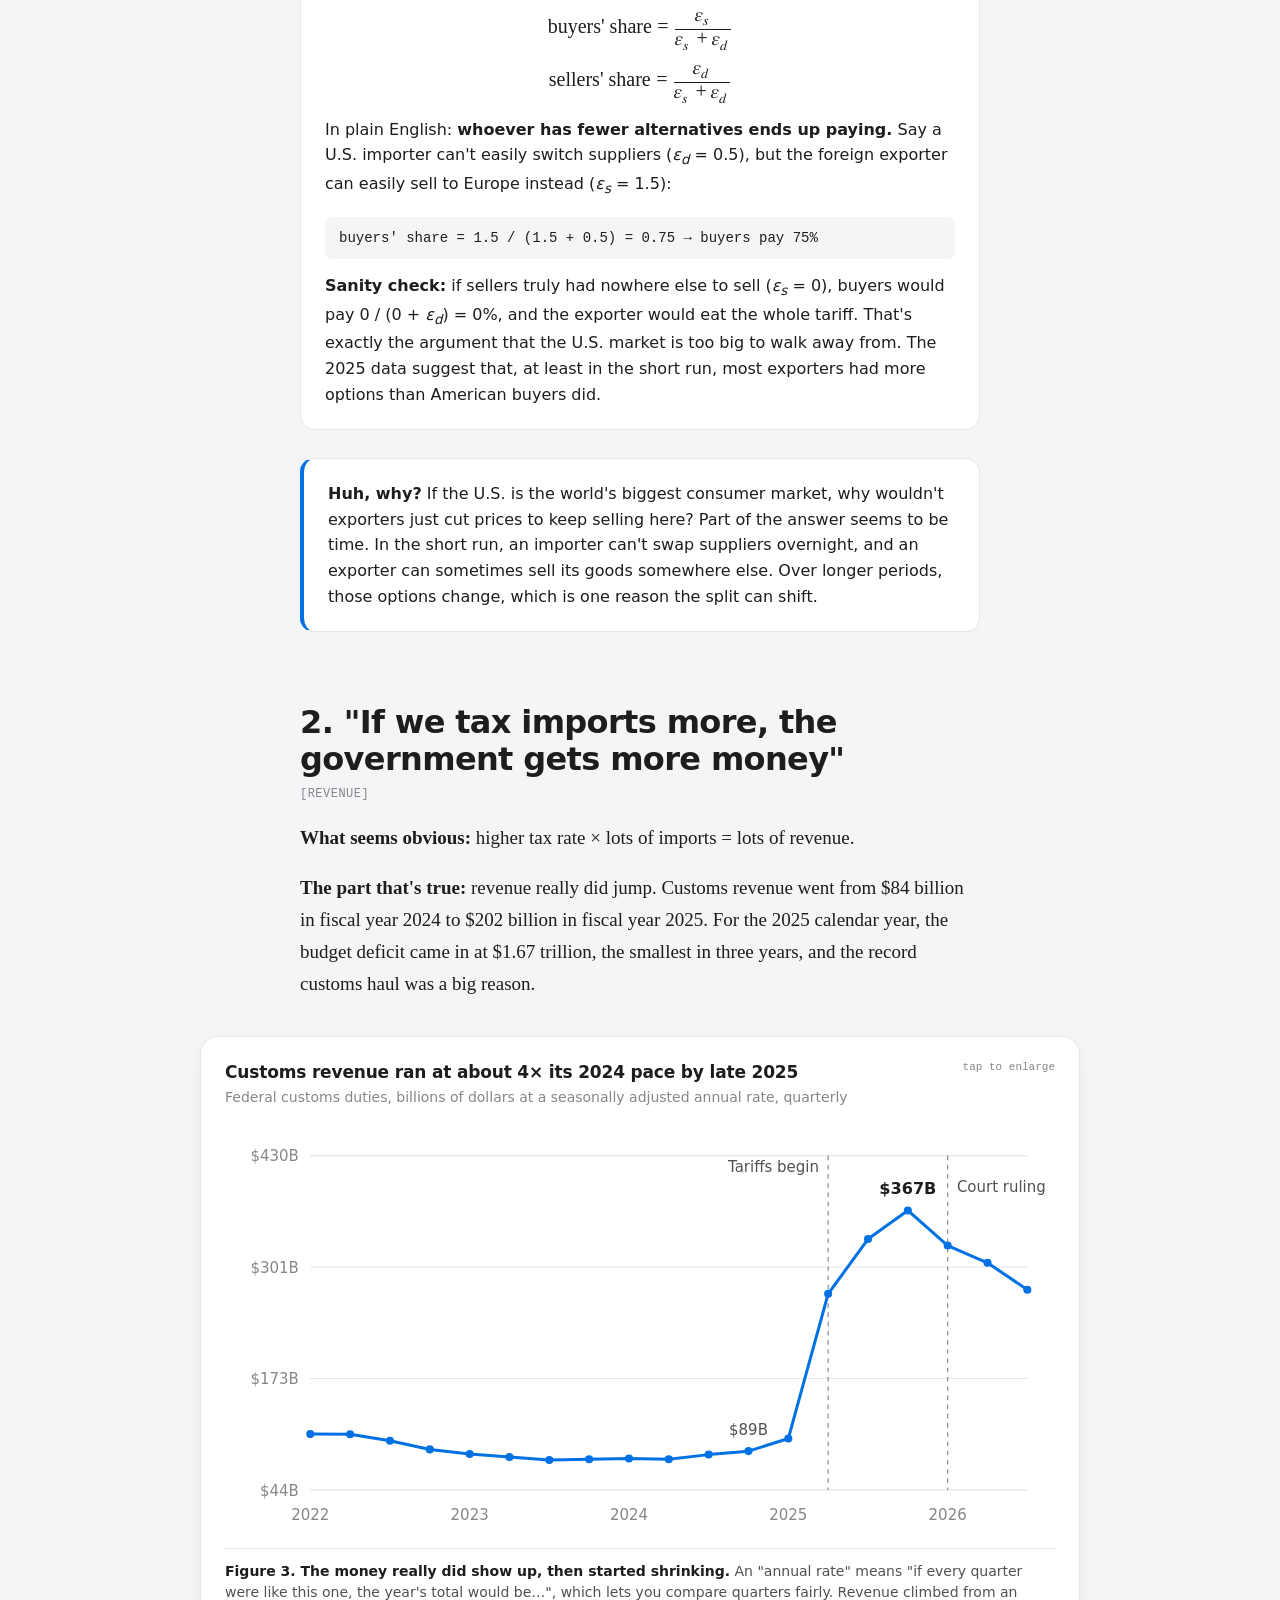
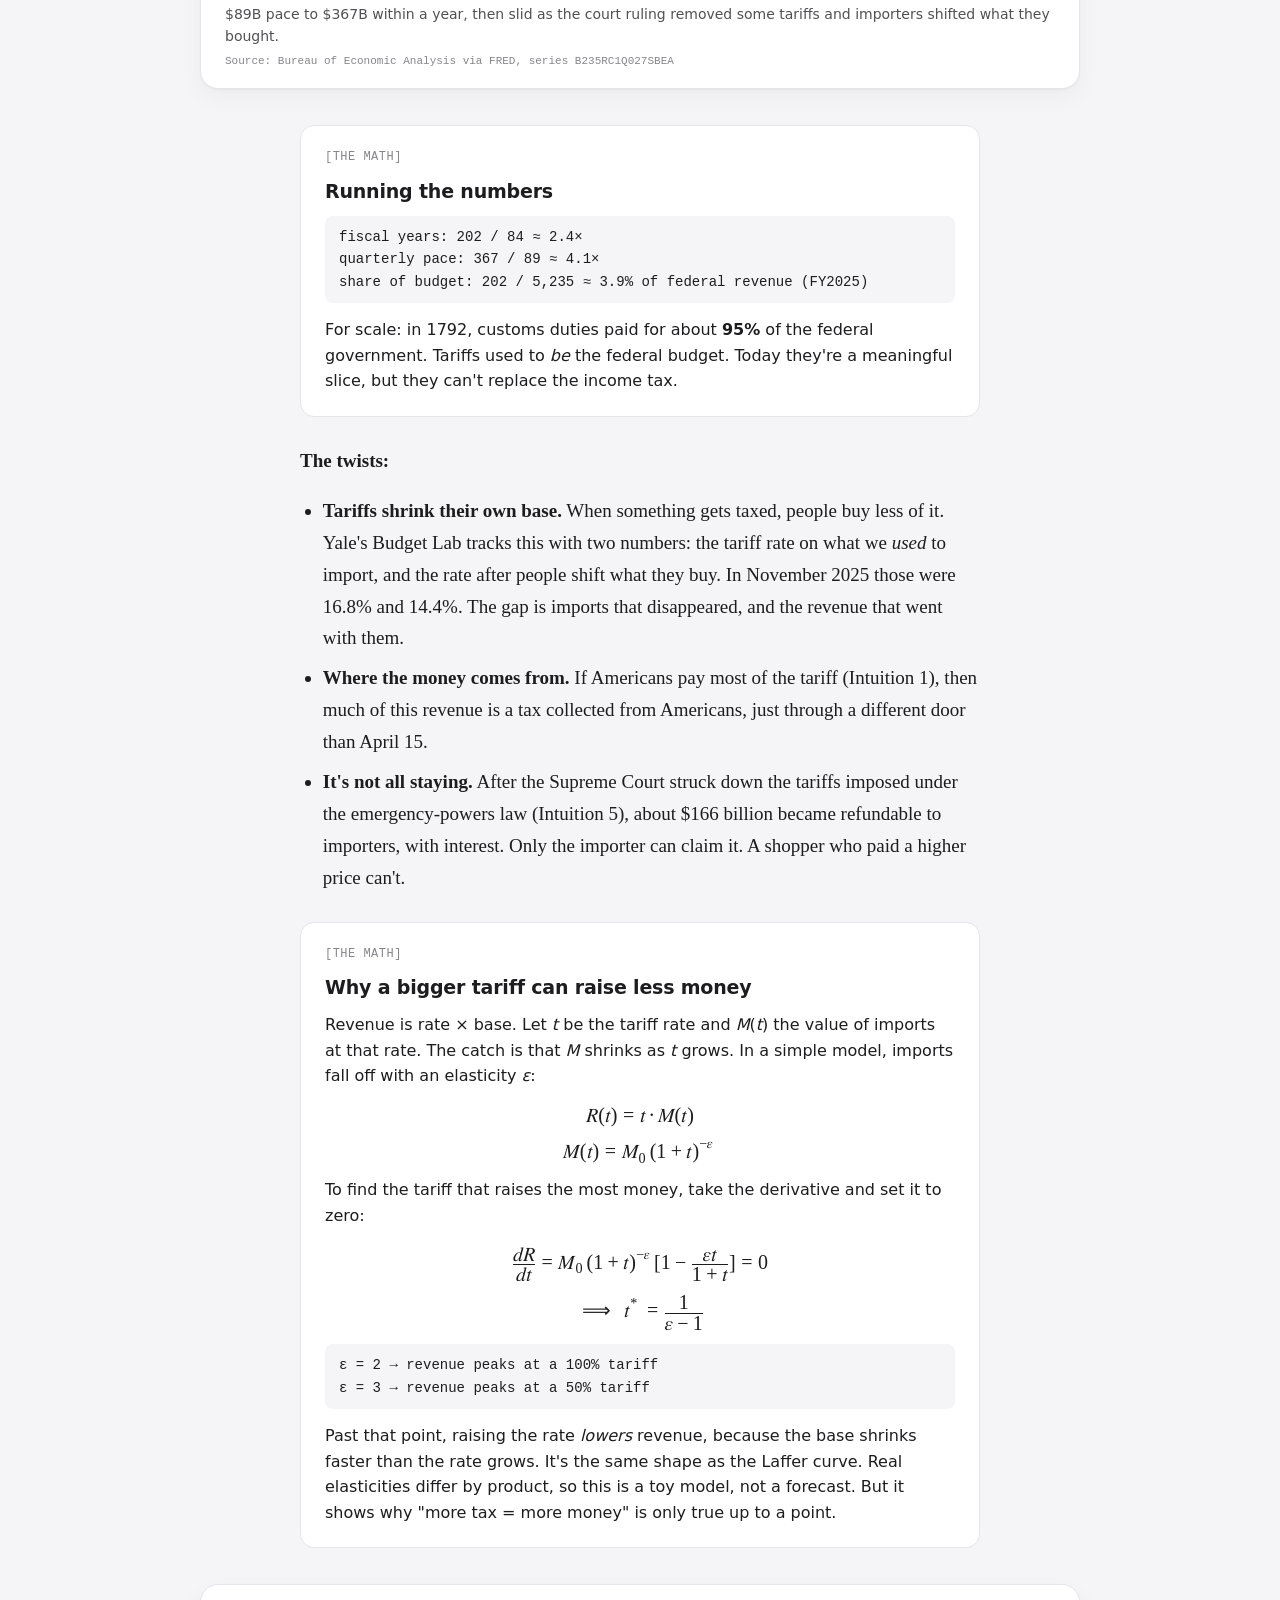
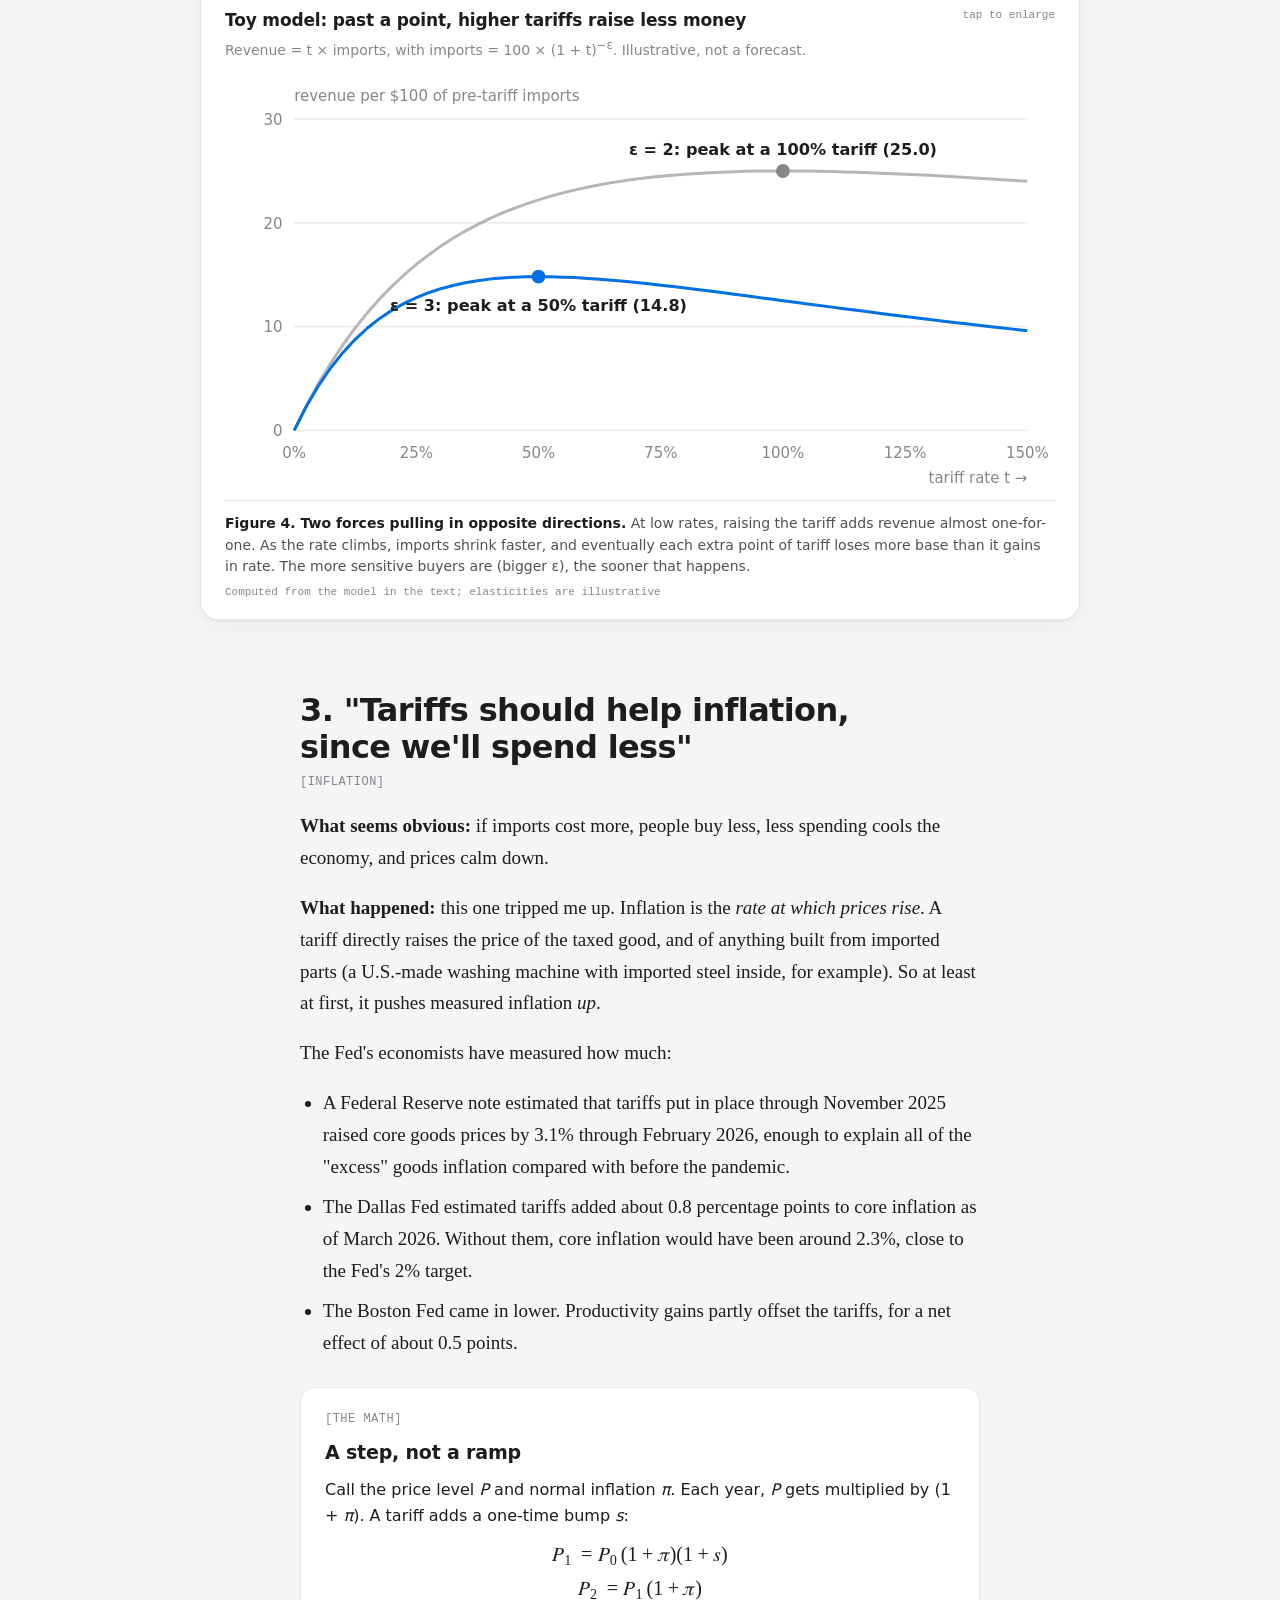
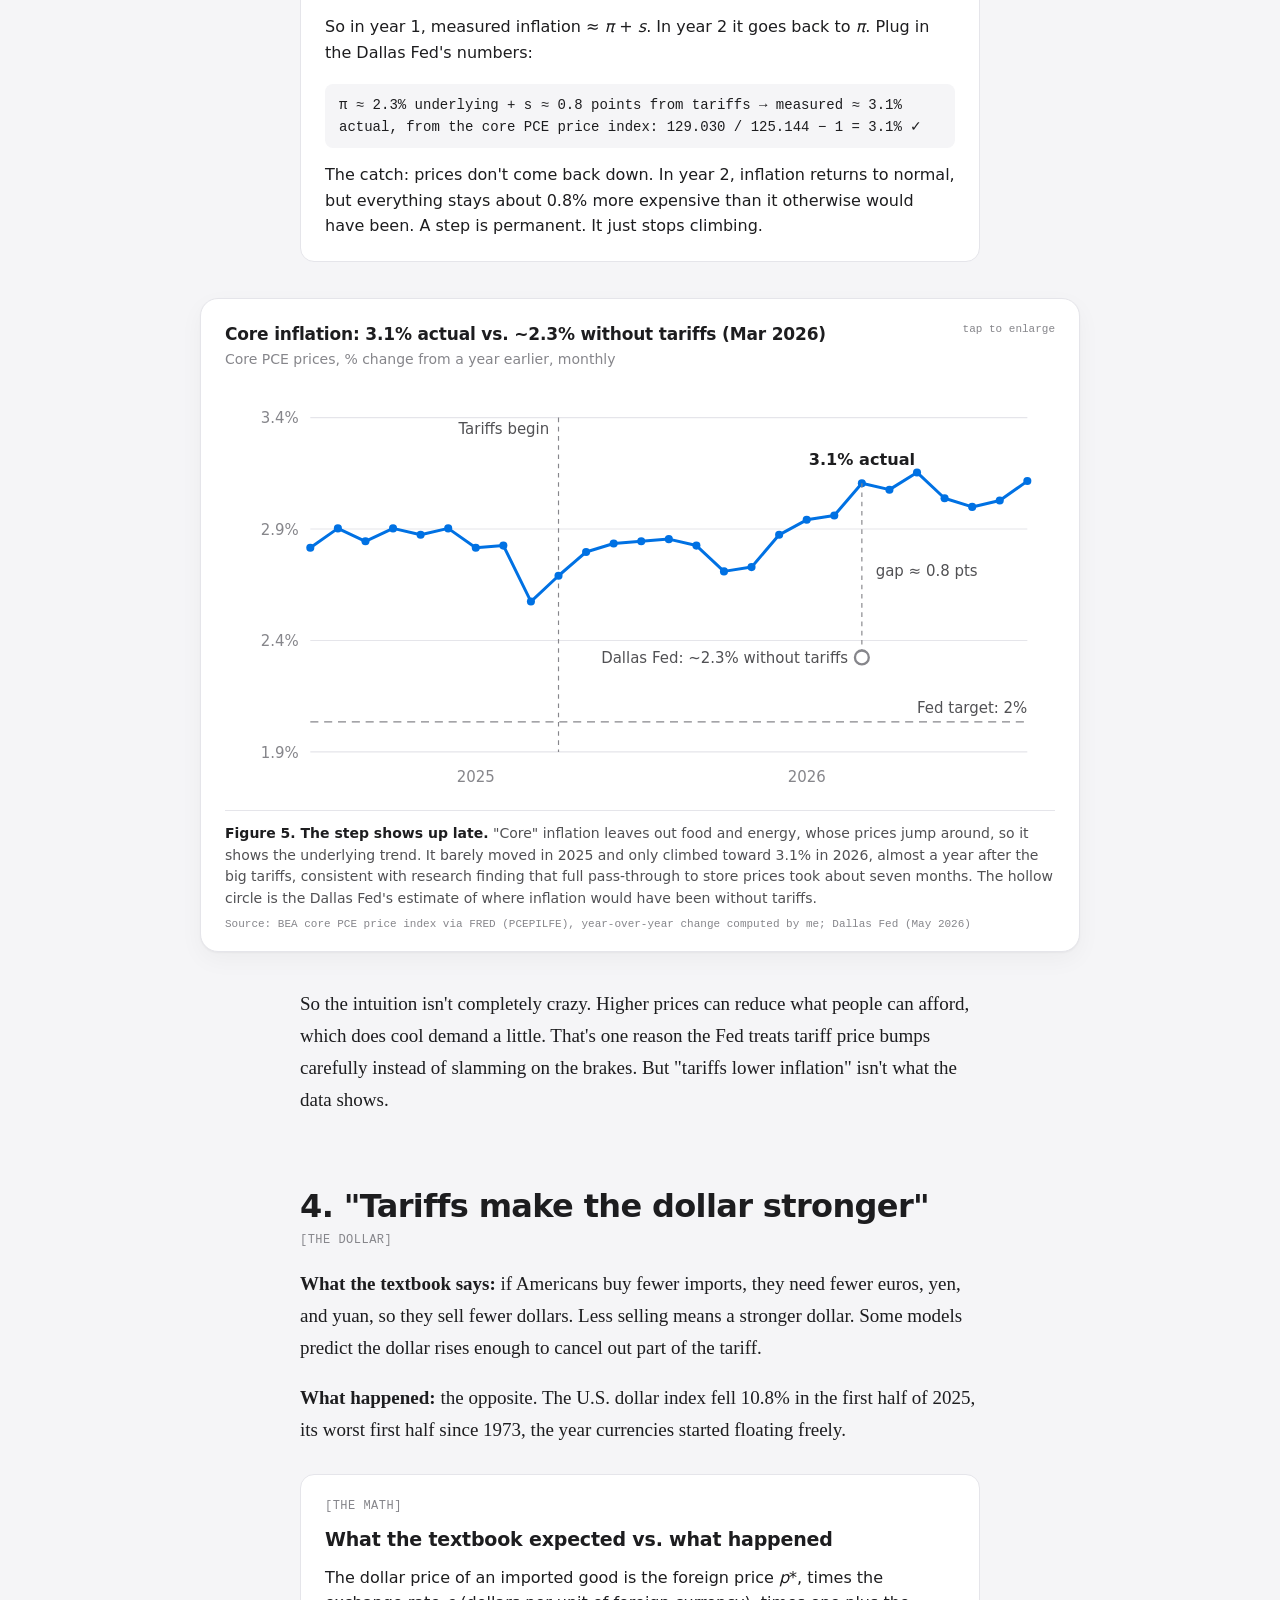
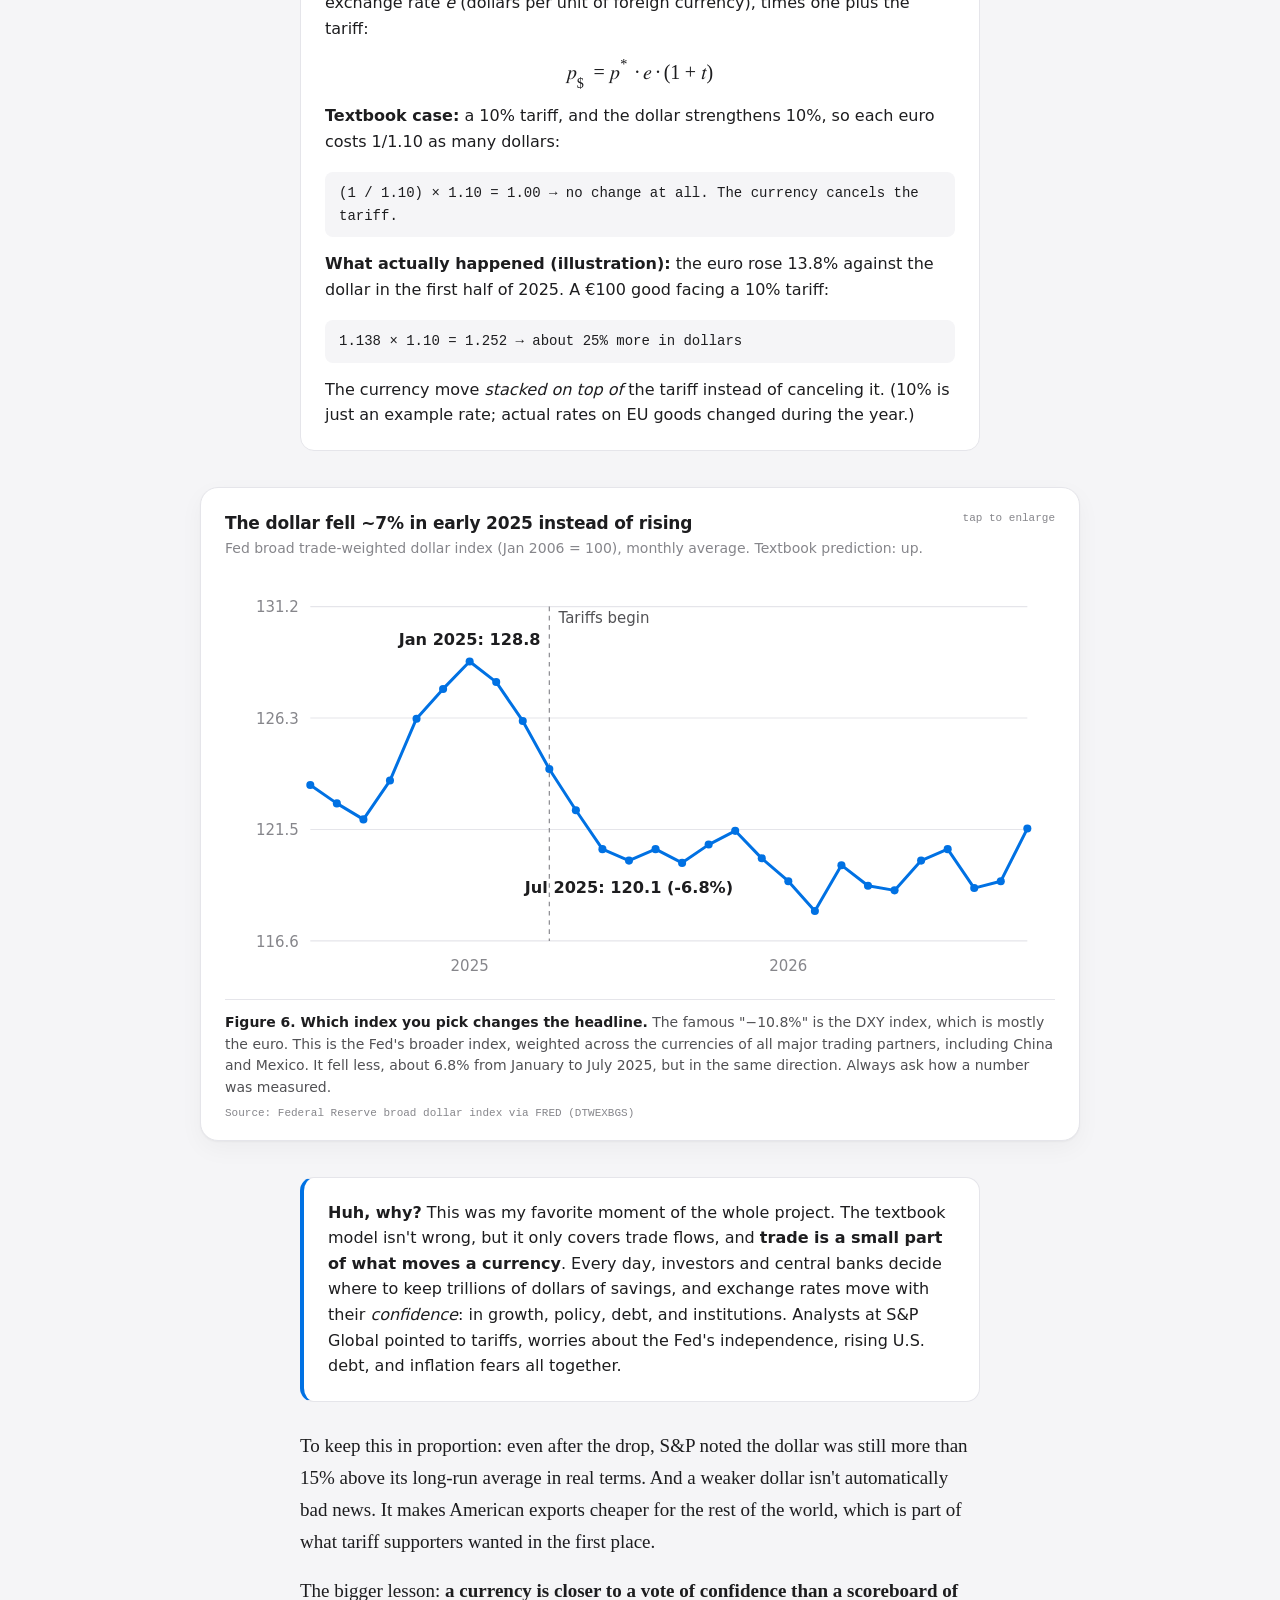
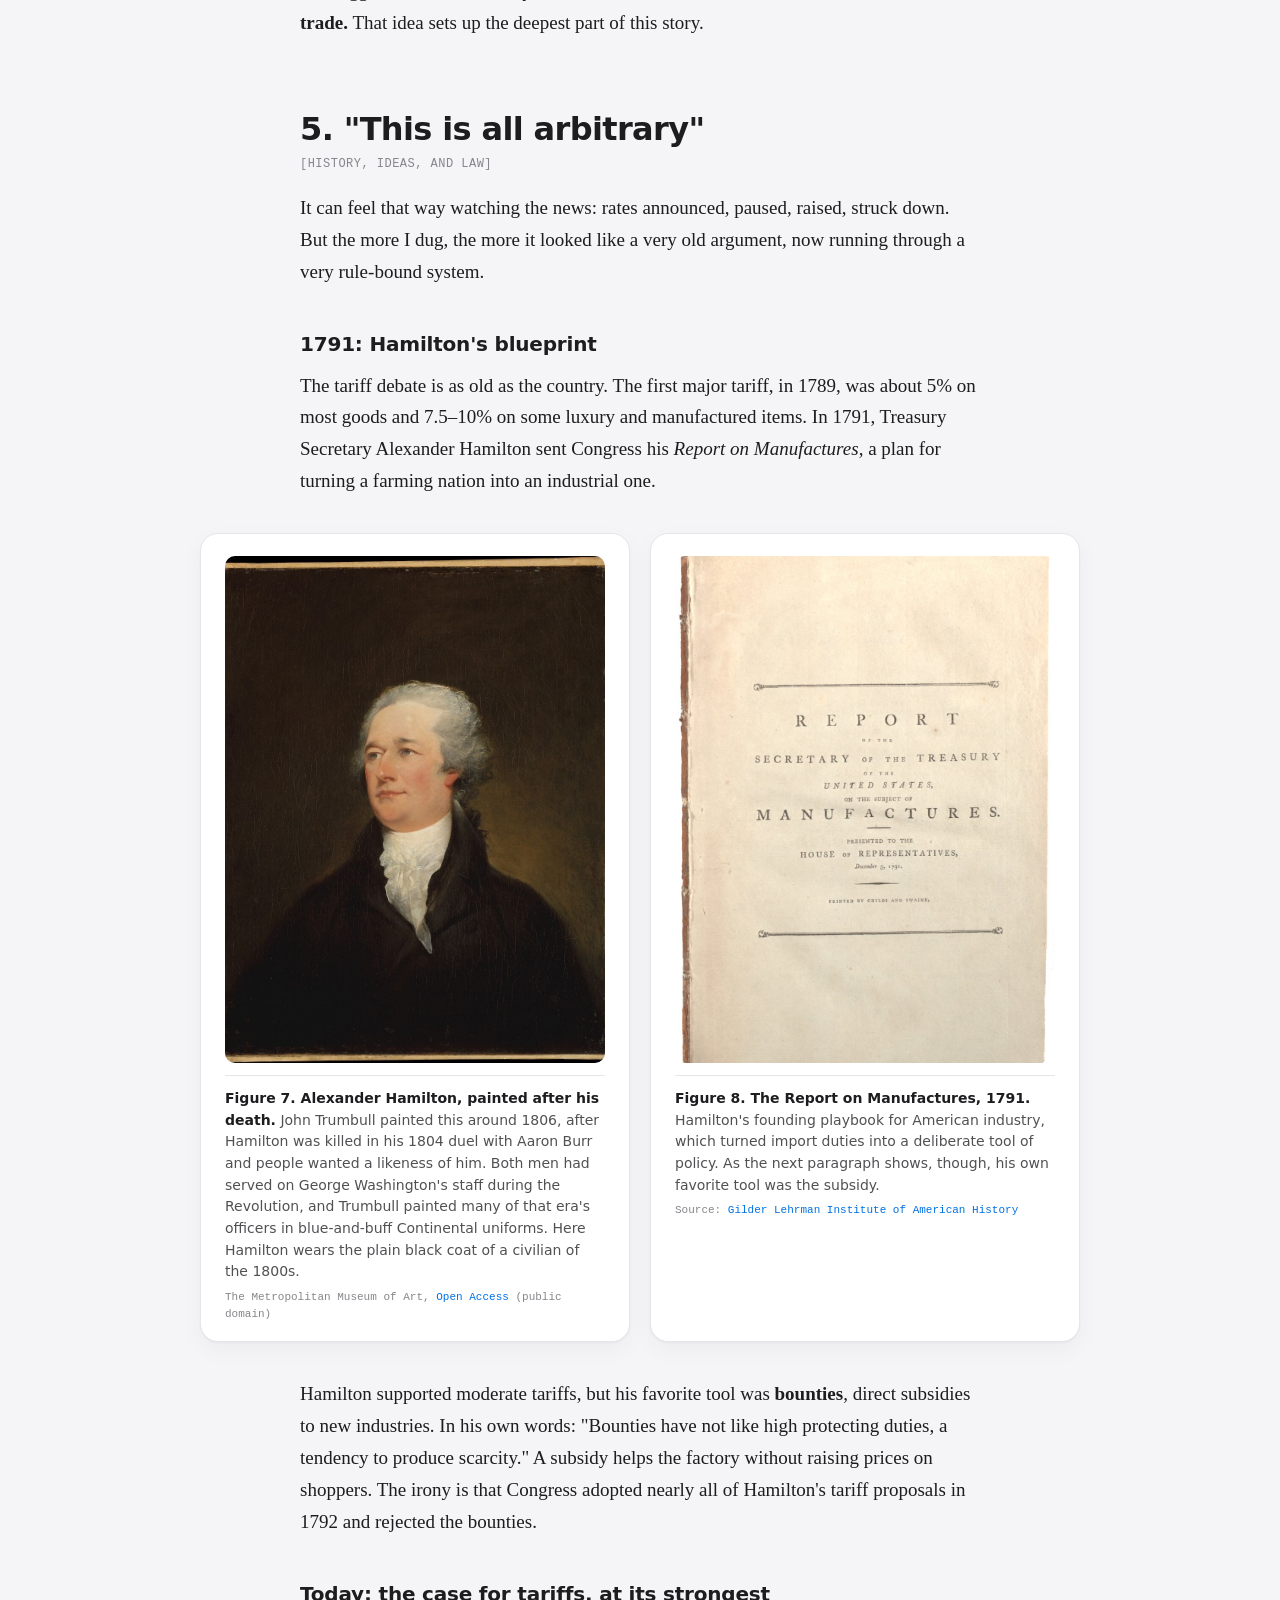
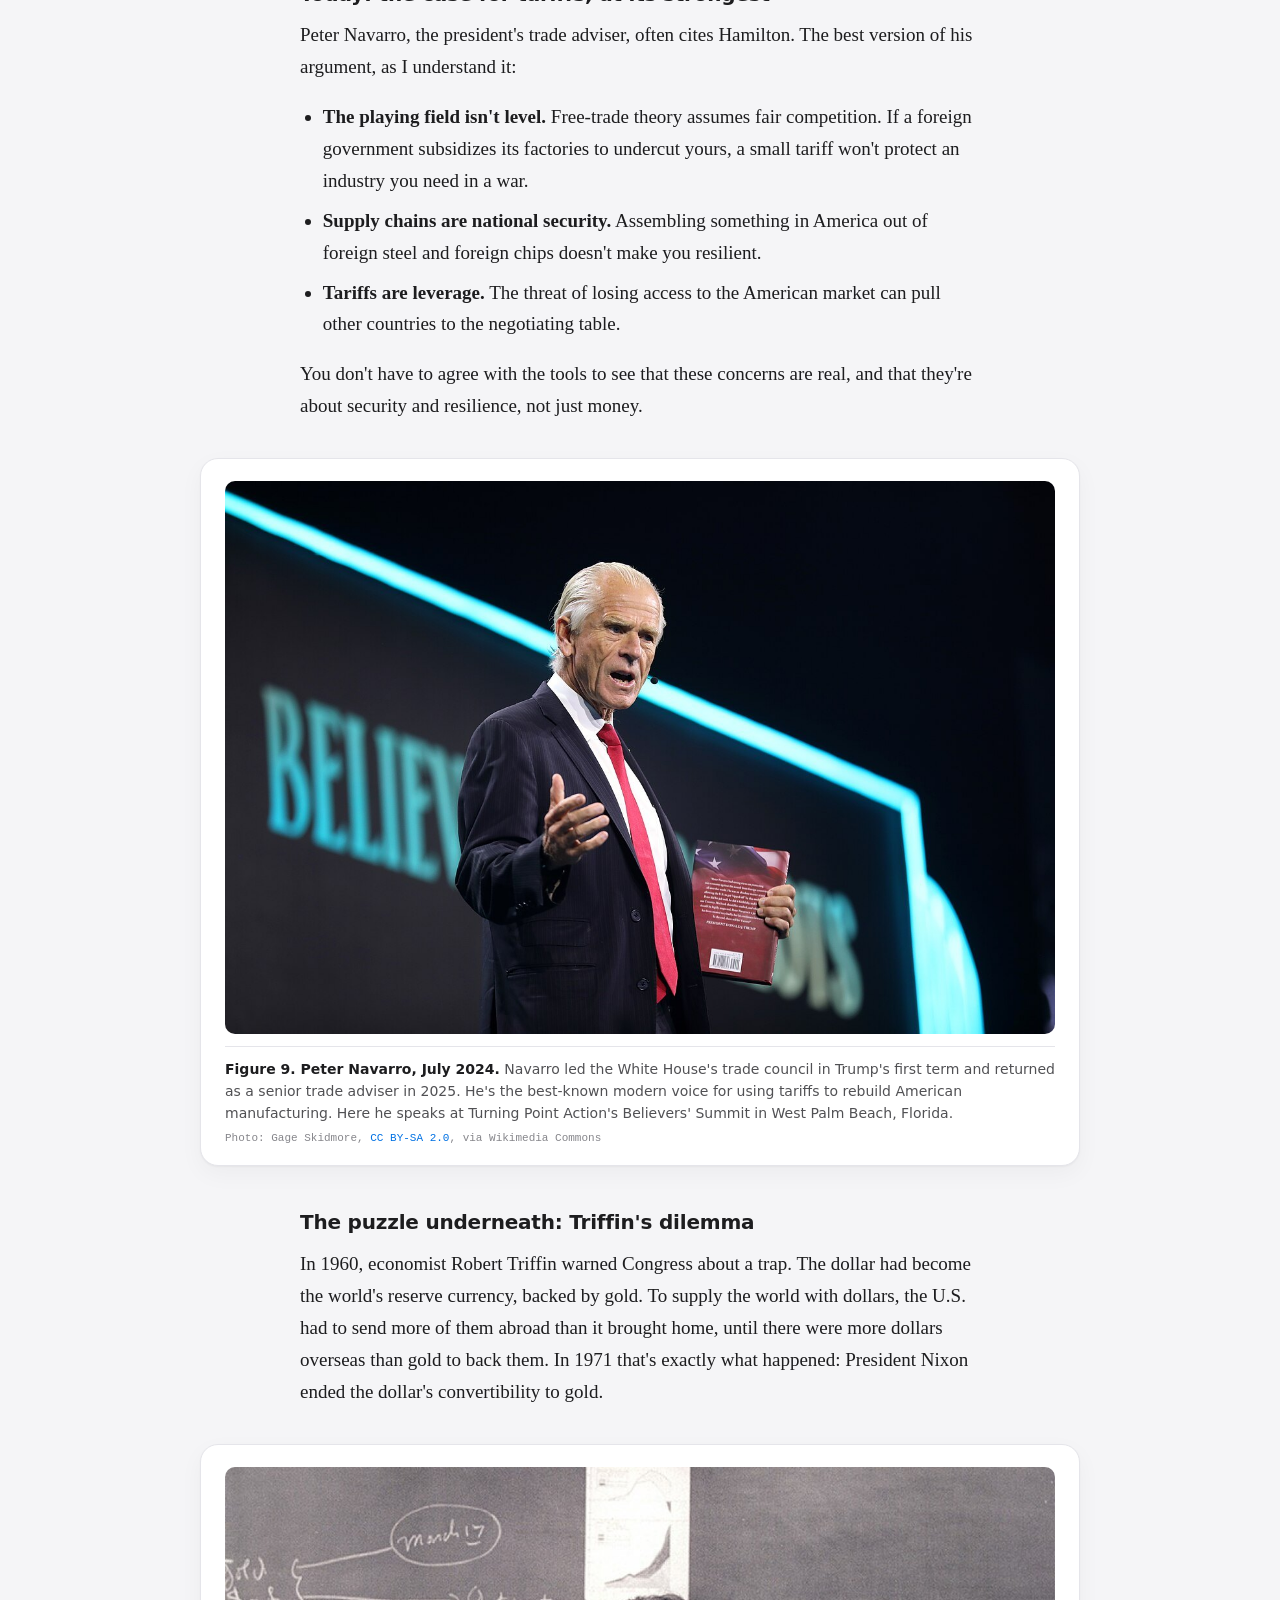
<file: tariffs.html>
<!DOCTYPE html>
<!--
  DEEP DIVE: TARIFFS
  LEARN: a long article is still just HTML. The text lives here; the charts are drawn
  by charts.js from the numbers in tariffs-data.js; the styles are the ARTICLE PAGES
  section at the bottom of style.css.

  HOW TO ADD A PICTURE
  Every picture slot is a <div class="figure"> placeholder. Put the image in images/,
  then replace the placeholder <div> with:
    <img src="images/hamilton.jpg" alt="Describe what's in the picture" loading="lazy">
  and rewrite its [bracketed] caption in your own words.
-->
<html lang="en">
<head>
  <meta charset="utf-8">
  <meta name="viewport" content="width=device-width, initial-scale=1">
  <title>More Than a Tax on Imports · Jared Bridgewater</title>
  <meta name="description" content="A learning-in-public deep dive into tariffs: who pays, where the money goes, inflation, the dollar, and why it's more connected than it looks.">
  <link rel="icon" href="favicon.svg" type="image/svg+xml">
  <link rel="apple-touch-icon" href="apple-touch-icon.png">
  <!-- LEARN: the ?v=... after the file name is a "cache buster". Browsers save copies of files;
       changing this text after editing style.css makes every visitor download the new version. -->
  <link rel="stylesheet" href="style.css?v=2026-11-21g">
  <script>
    (function () {
      var saved = null;
      try { saved = localStorage.getItem("theme"); } catch (e) {}
      var dark = saved ? saved === "dark" : window.matchMedia("(prefers-color-scheme: dark)").matches;
      document.documentElement.setAttribute("data-theme", dark ? "dark" : "light");
    })();
  </script>
</head>

<body>
  <nav class="nav" aria-label="Main">
    <div class="wrap">
      <a class="brand" href="index.html">Jared Bridgewater</a>
      <div class="nav-right">
        <ul>
          <li><a href="index.html">Logbook</a></li>
          <li><a href="index.html#deep-dives">Deep dives</a></li>
          <li><a href="#sources" data-fr-href="#sources-fr">Sources</a></li>
        </ul>
        <button class="theme-toggle" type="button" aria-label="Switch to dark mode" title="Switch to dark mode">
          <svg class="moon" viewBox="0 0 24 24" fill="none" stroke="currentColor" stroke-width="2" stroke-linecap="round" stroke-linejoin="round" aria-hidden="true">
            <path d="M21 12.8A9 9 0 1 1 11.2 3a7 7 0 0 0 9.8 9.8z"/>
          </svg>
          <svg class="sun" viewBox="0 0 24 24" fill="none" stroke="currentColor" stroke-width="2" stroke-linecap="round" aria-hidden="true">
            <circle cx="12" cy="12" r="4"/>
            <path d="M12 2v2M12 20v2M4.9 4.9l1.4 1.4M17.7 17.7l1.4 1.4M2 12h2M20 12h2M4.9 19.1l1.4-1.4M17.7 6.3l1.4-1.4"/>
          </svg>
        </button>
      </div>
    </div>
  </nav>

  <main id="top" class="article wrap">
    <div class="article-lang">
      <button class="lang-toggle" type="button" data-target="article-body" data-page data-title-en="More Than a Tax on Imports · Jared Bridgewater" data-title-fr="Plus qu'une taxe sur les importations · Jared Bridgewater" aria-pressed="false">Lire en français</button>
    </div>

    <!-- LEARN: same trick as the logbook. Both languages live in the page; the button
         hides one and shows the other. lang="fr" tells browsers and screen readers
         to read the French with French pronunciation, and charts.js uses it to
         format numbers the French way (3,1 % instead of 3.1%). -->
    <div id="article-body">
    <div data-lang="en">

    <!-- ===================== HEADER ===================== -->
    <header class="article-head">
      <span class="tag">Deep dive · Economics</span>
      <h1>More Than a Tax on Imports</h1>
      <p class="dek">Five things I assumed about tariffs, what the data actually says, and why the real story is more connected (and less scary) than it looks.</p>
      <div class="article-meta">
        <span>Jared Bridgewater</span>
        <time datetime="2026-11">November 2026</time>
        <span>~15 min read</span>
        <span>Data as of Nov 18, 2026</span>
      </div>
    </header>

    <!-- The short version, for people who want the answer first -->
    <aside class="tldr card" aria-labelledby="tldr-title">
      <span class="tag" id="tldr-title">The short version</span>
      <ol>
        <li><b>"Other countries pay it."</b> Most studies find Americans paid 90%+ of the 2025 tariffs. One careful study finds closer to half.</li>
        <li><b>"More tax, more money."</b> Revenue really did jump, to about 4× its 2024 pace, but tariffs shrink the thing they tax.</li>
        <li><b>"It'll cool inflation."</b> It added roughly 0.8 points to core inflation, as a one-time step rather than a ramp.</li>
        <li><b>"It'll strengthen the dollar."</b> The dollar fell instead, because currencies run on confidence more than trade.</li>
        <li><b>"It's all arbitrary."</b> It's a 235-year-old debate running through laws, courts, and deadlines.</li>
      </ol>
    </aside>

    <!-- ===================== OPENING ===================== -->
    <div class="prose">
      <h2 id="why">Why I'm writing this</h2>
      <p>I'm a high school senior, not an economist. Almost everything here I learned over a few weeks from textbooks, Federal Reserve research notes, budget reports, and a lot of rabbit holes. So read this as a learning log: what I expected, what the data actually said, and where I'm still confused.</p>
      <p>It's also not an argument for or against any politician or party. Smart, well-credentialed people disagree about tariffs, and I'm not in a position to crown a winner. What I <em>can</em> do is try to explain how the machine works. Once you can see the gears, the news looks a lot less random, and honestly a lot less scary.</p>
      <p>The plan: five intuitions about tariffs that I had (and I think most people have). For each one, what seems obvious, what the evidence says, and why the real answer is more interesting than either.</p>
      <p><strong>First, what's a tariff?</strong> It's a tax on imported goods, paid at the border to U.S. Customs by the company bringing the goods in (the "importer of record"). Hold on to that last detail. It matters more than it looks.</p>
      <p class="notice">Sections marked <span class="tag">The math</span> work through the numbers. You can skip them and still follow the story, but they're where each claim gets checked. Click any chart or picture to enlarge it.</p>
    </div>

    <figure class="fig zoom">
      <img src="images/port-long-beach.jpg" alt="Aerial view of the Port of Long Beach: rows of stacked shipping containers, red cranes unloading a Maersk ship, and the harbor beyond" loading="lazy">
      <figcaption><b>Figure 1. The Port of Long Beach, California.</b> The nation's second-busiest container port moved a record 9.9 million TEUs in 2025 (twenty-foot equivalent units, the standard container size). Its next-door neighbor, the Port of Los Angeles, moved another 10.2 million. Every one of those containers clears customs, which is where tariffs are actually paid.
        <span class="src">Photo via the <a href="https://2021-2025.state.gov/briefings-foreign-press-centers/economic-outlook-from-the-port-of-long-beach-california/">U.S. Department of State</a>. Volumes: Port of Long Beach and Port of Los Angeles, January 2026.</span></figcaption>
    </figure>

    <!-- ===================== INTUITION 1 ===================== -->
    <div class="prose">
      <h2 id="who-pays">1. "Other countries pay the tariff"</h2>
      <span class="tag">Who pays</span>
      <p><strong>What seems obvious:</strong> it's a tax on <em>their</em> stuff, so <em>they</em> pay it.</p>
      <p><strong>What actually happens:</strong> the check is written by an American company to the American government. But economists care about a different question, called <em>tariff incidence</em>: who ends up poorer because of the tax? There are three possible answers, and usually it's a mix:</p>
      <ol>
        <li><strong>The foreign exporter</strong> lowers its price to stay competitive.</li>
        <li><strong>The U.S. importer</strong> eats the cost out of its profit margin.</li>
        <li><strong>The U.S. consumer</strong> pays a higher price at the store.</li>
      </ol>
      <p>Here's the cleanest way I've found to see it. A company imports a $100 part, and there's a 25% tariff. If the exporter keeps charging $100, the importer pays $125, and the cost lands on Americans. If the exporter drops its price to $80, the importer pays $80 + $20 tariff = $100, the same as before. In that case the foreign company effectively paid the whole tariff.</p>
    </div>

    <!-- LEARN: <video controls> gives the built-in play bar. preload="metadata" loads only the length
         until someone presses play, and the poster is the still shown before that. This figure is not
         a .zoom figure, so clicking the video plays it instead of opening the enlarged view. -->
    <figure class="fig">
      <p class="fig-title">Watch it: who actually pays a tariff?</p>
      <p class="fig-sub">The $100 example, animated (45 seconds)</p>
      <video class="fig-video" controls preload="metadata" playsinline poster="videos/who-pays-poster.jpg">
        <source src="videos/who-pays.mp4" type="video/mp4">
        Your browser can't play this video. <a href="videos/who-pays.mp4">Download it instead.</a>
      </video>
      <figcaption><b>Video 1. The same tariff, three outcomes.</b> If the exporter keeps its price, Americans pay the whole tariff. If it cuts its price to $80, the exporter does. The bars then slide to where each 2025 study lands, drawn from the same math as the next section.
        <span class="src">Made with Manim. Code: <a href="https://github.com/GubbGub/manim-deep-dives/tree/main/tariffs">GubbGub/manim-deep-dives</a></span></figcaption>
    </figure>

    <div class="prose">
      <p>So which happened in 2025? Researchers can measure this by comparing prices across millions of shipments, and they don't fully agree:</p>
    </div>

    <figure class="fig zoom">
      <span class="zoom-hint">tap to enlarge</span>
      <p class="fig-title">Most studies: Americans paid 90%+ of the 2025 tariffs</p>
      <p class="fig-sub">Share of the tariff cost borne in the U.S. (blue) vs. absorbed by foreign exporters (grey)</p>
      <div data-chart="who-paid"></div>
      <figcaption><b>Figure 2. Three ways of measuring the same thing.</b> Each study compares what foreign exporters charged before and after the tariffs. If their prices didn't fall, Americans paid. The New York Fed and Kiel found almost no price cuts. Freund weighted products by how much the U.S. imported <em>before</em> the trade war and found exporters absorbed nearly half. The dashed line marks an even split.
        <span class="src">Sources: Federal Reserve Bank of New York (Feb 2026); Kiel Institute (Jan 2026); Caroline Freund via Tax Foundation (2026)</span></figcaption>
    </figure>

    <div class="prose">
      <p>That disagreement is worth slowing down on, because it's what real research looks like. Most studies say Americans paid most of it. At least one careful study says it was closer to a split. And the share isn't fixed: the New York Fed found foreign exporters paid a growing share as 2025 went on, even though Americans still paid most of it.</p>

      <div class="math-box">
        <span class="tag">The math</span>
        <h3>Whoever can walk away pays less</h3>
        <p>Let <i>ε<sub>d</sub></i> be the buyers' demand elasticity (how much they cut purchases when the price rises 1%) and <i>ε<sub>s</sub></i> the sellers' supply elasticity (how easily sellers can send their goods somewhere else). Then:</p>
        <math display="block">
          <mrow><mtext>buyers' share</mtext><mo>=</mo>
            <mfrac><msub><mi>ε</mi><mi>s</mi></msub><mrow><msub><mi>ε</mi><mi>s</mi></msub><mo>+</mo><msub><mi>ε</mi><mi>d</mi></msub></mrow></mfrac>
          </mrow>
        </math>
        <math display="block">
          <mrow><mtext>sellers' share</mtext><mo>=</mo>
            <mfrac><msub><mi>ε</mi><mi>d</mi></msub><mrow><msub><mi>ε</mi><mi>s</mi></msub><mo>+</mo><msub><mi>ε</mi><mi>d</mi></msub></mrow></mfrac>
          </mrow>
        </math>
        <p>In plain English: <strong>whoever has fewer alternatives ends up paying.</strong> Say a U.S. importer can't easily switch suppliers (<i>ε<sub>d</sub></i> = 0.5), but the foreign exporter can easily sell to Europe instead (<i>ε<sub>s</sub></i> = 1.5):</p>
        <div class="worked">buyers' share = 1.5 / (1.5 + 0.5) = 0.75 → buyers pay 75%</div>
        <p><strong>Sanity check:</strong> if sellers truly had nowhere else to sell (<i>ε<sub>s</sub></i> = 0), buyers would pay 0 / (0 + <i>ε<sub>d</sub></i>) = 0%, and the exporter would eat the whole tariff. That's exactly the argument that the U.S. market is too big to walk away from. The 2025 data suggest that, at least in the short run, most exporters had more options than American buyers did.</p>
      </div>

      <div class="aside">
        <p><strong>Huh, why?</strong> If the U.S. is the world's biggest consumer market, why wouldn't exporters just cut prices to keep selling here? Part of the answer seems to be time. In the short run, an importer can't swap suppliers overnight, and an exporter can sometimes sell its goods somewhere else. Over longer periods, those options change, which is one reason the split can shift.</p>
      </div>
    </div>

    <!-- ===================== INTUITION 2 ===================== -->
    <div class="prose">
      <h2 id="revenue">2. "If we tax imports more, the government gets more money"</h2>
      <span class="tag">Revenue</span>
      <p><strong>What seems obvious:</strong> higher tax rate × lots of imports = lots of revenue.</p>
      <p><strong>The part that's true:</strong> revenue really did jump. Customs revenue went from $84 billion in fiscal year 2024 to $202 billion in fiscal year 2025. For the 2025 calendar year, the budget deficit came in at $1.67 trillion, the smallest in three years, and the record customs haul was a big reason.</p>
    </div>

    <figure class="fig zoom">
      <span class="zoom-hint">tap to enlarge</span>
      <p class="fig-title">Customs revenue ran at about 4× its 2024 pace by late 2025</p>
      <p class="fig-sub">Federal customs duties, billions of dollars at a seasonally adjusted annual rate, quarterly</p>
      <div data-chart="customs"></div>
      <figcaption><b>Figure 3. The money really did show up, then started shrinking.</b> An "annual rate" means "if every quarter were like this one, the year's total would be…", which lets you compare quarters fairly. Revenue climbed from an $89B pace to $367B within a year, then slid as the court ruling removed some tariffs and importers shifted what they bought.
        <span class="src">Source: Bureau of Economic Analysis via FRED, series B235RC1Q027SBEA</span></figcaption>
    </figure>

    <div class="prose">
      <div class="math-box">
        <span class="tag">The math</span>
        <h3>Running the numbers</h3>
        <div class="worked">fiscal years:  202 / 84  ≈ 2.4×<br>quarterly pace: 367 / 89 ≈ 4.1×<br>share of budget: 202 / 5,235 ≈ 3.9% of federal revenue (FY2025)</div>
        <p>For scale: in 1792, customs duties paid for about <strong>95%</strong> of the federal government. Tariffs used to <em>be</em> the federal budget. Today they're a meaningful slice, but they can't replace the income tax.</p>
      </div>

      <p><strong>The twists:</strong></p>
      <ul>
        <li><strong>Tariffs shrink their own base.</strong> When something gets taxed, people buy less of it. Yale's Budget Lab tracks this with two numbers: the tariff rate on what we <em>used</em> to import, and the rate after people shift what they buy. In November 2025 those were 16.8% and 14.4%. The gap is imports that disappeared, and the revenue that went with them.</li>
        <li><strong>Where the money comes from.</strong> If Americans pay most of the tariff (Intuition 1), then much of this revenue is a tax collected from Americans, just through a different door than April 15.</li>
        <li><strong>It's not all staying.</strong> After the Supreme Court struck down the tariffs imposed under the emergency-powers law (Intuition 5), about $166 billion became refundable to importers, with interest. Only the importer can claim it. A shopper who paid a higher price can't.</li>
      </ul>

      <div class="math-box">
        <span class="tag">The math</span>
        <h3>Why a bigger tariff can raise less money</h3>
        <p>Revenue is rate × base. Let <i>t</i> be the tariff rate and <i>M</i>(<i>t</i>) the value of imports at that rate. The catch is that <i>M</i> shrinks as <i>t</i> grows. In a simple model, imports fall off with an elasticity <i>ε</i>:</p>
        <math display="block">
          <mrow><mi>R</mi><mo>(</mo><mi>t</mi><mo>)</mo><mo>=</mo><mi>t</mi><mo>·</mo><mi>M</mi><mo>(</mo><mi>t</mi><mo>)</mo>
</mrow>
        </math>
        <math display="block">
          <mrow><mi>M</mi><mo>(</mo><mi>t</mi><mo>)</mo><mo>=</mo><msub><mi>M</mi><mn>0</mn></msub><msup><mrow><mo>(</mo><mn>1</mn><mo>+</mo><mi>t</mi><mo>)</mo></mrow><mrow><mo>−</mo><mi>ε</mi></mrow></msup></mrow>
        </math>
        <p>To find the tariff that raises the most money, take the derivative and set it to zero:</p>
        <math display="block">
          <mrow><mfrac><mrow><mi>d</mi><mi>R</mi></mrow><mrow><mi>d</mi><mi>t</mi></mrow></mfrac><mo>=</mo>
            <msub><mi>M</mi><mn>0</mn></msub><msup><mrow><mo>(</mo><mn>1</mn><mo>+</mo><mi>t</mi><mo>)</mo></mrow><mrow><mo>−</mo><mi>ε</mi></mrow></msup>
            <mrow><mo>[</mo><mn>1</mn><mo>−</mo><mfrac><mrow><mi>ε</mi><mi>t</mi></mrow><mrow><mn>1</mn><mo>+</mo><mi>t</mi></mrow></mfrac><mo>]</mo></mrow>
            <mo>=</mo><mn>0</mn></mrow>
        </math>
        <math display="block">
          <mrow><mo>⟹</mo><mspace width="0.4em"/>
            <msup><mi>t</mi><mo>*</mo></msup><mo>=</mo><mfrac><mn>1</mn><mrow><mi>ε</mi><mo>−</mo><mn>1</mn></mrow></mfrac></mrow>
        </math>
        <div class="worked">ε = 2 → revenue peaks at a 100% tariff<br>ε = 3 → revenue peaks at a 50% tariff</div>
        <p>Past that point, raising the rate <em>lowers</em> revenue, because the base shrinks faster than the rate grows. It's the same shape as the Laffer curve. Real elasticities differ by product, so this is a toy model, not a forecast. But it shows why "more tax = more money" is only true up to a point.</p>
      </div>
    </div>

    <figure class="fig zoom">
      <span class="zoom-hint">tap to enlarge</span>
      <p class="fig-title">Toy model: past a point, higher tariffs raise less money</p>
      <p class="fig-sub">Revenue = t × imports, with imports = 100 × (1 + t)<sup>−ε</sup>. Illustrative, not a forecast.</p>
      <div data-chart="revenue-model"></div>
      <figcaption><b>Figure 4. Two forces pulling in opposite directions.</b> At low rates, raising the tariff adds revenue almost one-for-one. As the rate climbs, imports shrink faster, and eventually each extra point of tariff loses more base than it gains in rate. The more sensitive buyers are (bigger ε), the sooner that happens.
        <span class="src">Computed from the model in the text; elasticities are illustrative</span></figcaption>
    </figure>

    <!-- ===================== INTUITION 3 ===================== -->
    <div class="prose">
      <h2 id="inflation">3. "Tariffs should help inflation, since we'll spend less"</h2>
      <span class="tag">Inflation</span>
      <p><strong>What seems obvious:</strong> if imports cost more, people buy less, less spending cools the economy, and prices calm down.</p>
      <p><strong>What happened:</strong> this one tripped me up. Inflation is the <em>rate at which prices rise</em>. A tariff directly raises the price of the taxed good, and of anything built from imported parts (a U.S.-made washing machine with imported steel inside, for example). So at least at first, it pushes measured inflation <em>up</em>.</p>
      <p>The Fed's economists have measured how much:</p>
      <ul>
        <li>A Federal Reserve note estimated that tariffs put in place through November 2025 raised core goods prices by 3.1% through February 2026, enough to explain all of the "excess" goods inflation compared with before the pandemic.</li>
        <li>The Dallas Fed estimated tariffs added about 0.8 percentage points to core inflation as of March 2026. Without them, core inflation would have been around 2.3%, close to the Fed's 2% target.</li>
        <li>The Boston Fed came in lower. Productivity gains partly offset the tariffs, for a net effect of about 0.5 points.</li>
      </ul>

      <div class="math-box">
        <span class="tag">The math</span>
        <h3>A step, not a ramp</h3>
        <p>Call the price level <i>P</i> and normal inflation <i>π</i>. Each year, <i>P</i> gets multiplied by (1 + <i>π</i>). A tariff adds a one-time bump <i>s</i>:</p>
        <math display="block">
          <mrow><msub><mi>P</mi><mn>1</mn></msub><mo>=</mo><msub><mi>P</mi><mn>0</mn></msub><mo>(</mo><mn>1</mn><mo>+</mo><mi>π</mi><mo>)</mo><mo>(</mo><mn>1</mn><mo>+</mo><mi>s</mi><mo>)</mo>
</mrow>
        </math>
        <math display="block">
          <mrow><msub><mi>P</mi><mn>2</mn></msub><mo>=</mo><msub><mi>P</mi><mn>1</mn></msub><mo>(</mo><mn>1</mn><mo>+</mo><mi>π</mi><mo>)</mo></mrow>
        </math>
        <p>So in year 1, measured inflation ≈ <i>π</i> + <i>s</i>. In year 2 it goes back to <i>π</i>. Plug in the Dallas Fed's numbers:</p>
        <div class="worked">π ≈ 2.3% underlying + s ≈ 0.8 points from tariffs → measured ≈ 3.1%<br>actual, from the core PCE price index: 129.030 / 125.144 − 1 = 3.1%  ✓</div>
        <p>The catch: prices don't come back down. In year 2, inflation returns to normal, but everything stays about 0.8% more expensive than it otherwise would have been. A step is permanent. It just stops climbing.</p>
      </div>
    </div>

    <figure class="fig zoom">
      <span class="zoom-hint">tap to enlarge</span>
      <p class="fig-title">Core inflation: 3.1% actual vs. ~2.3% without tariffs (Mar 2026)</p>
      <p class="fig-sub">Core PCE prices, % change from a year earlier, monthly</p>
      <div data-chart="core-pce"></div>
      <figcaption><b>Figure 5. The step shows up late.</b> "Core" inflation leaves out food and energy, whose prices jump around, so it shows the underlying trend. It barely moved in 2025 and only climbed toward 3.1% in 2026, almost a year after the big tariffs, consistent with research finding that full pass-through to store prices took about seven months. The hollow circle is the Dallas Fed's estimate of where inflation would have been without tariffs.
        <span class="src">Source: BEA core PCE price index via FRED (PCEPILFE), year-over-year change computed by me; Dallas Fed (May 2026)</span></figcaption>
    </figure>

    <div class="prose">
      <p>So the intuition isn't completely crazy. Higher prices can reduce what people can afford, which does cool demand a little. That's one reason the Fed treats tariff price bumps carefully instead of slamming on the brakes. But "tariffs lower inflation" isn't what the data shows.</p>
    </div>

    <!-- ===================== INTUITION 4 ===================== -->
    <div class="prose">
      <h2 id="dollar">4. "Tariffs make the dollar stronger"</h2>
      <span class="tag">The dollar</span>
      <p><strong>What the textbook says:</strong> if Americans buy fewer imports, they need fewer euros, yen, and yuan, so they sell fewer dollars. Less selling means a stronger dollar. Some models predict the dollar rises enough to cancel out part of the tariff.</p>
      <p><strong>What happened:</strong> the opposite. The U.S. dollar index fell 10.8% in the first half of 2025, its worst first half since 1973, the year currencies started floating freely.</p>

      <div class="math-box">
        <span class="tag">The math</span>
        <h3>What the textbook expected vs. what happened</h3>
        <p>The dollar price of an imported good is the foreign price <i>p</i>*, times the exchange rate <i>e</i> (dollars per unit of foreign currency), times one plus the tariff:</p>
        <math display="block">
          <mrow><msub><mi>p</mi><mtext>$</mtext></msub><mo>=</mo><msup><mi>p</mi><mo>*</mo></msup><mo>·</mo><mi>e</mi><mo>·</mo><mo>(</mo><mn>1</mn><mo>+</mo><mi>t</mi><mo>)</mo></mrow>
        </math>
        <p><strong>Textbook case:</strong> a 10% tariff, and the dollar strengthens 10%, so each euro costs 1/1.10 as many dollars:</p>
        <div class="worked">(1 / 1.10) × 1.10 = 1.00 → no change at all. The currency cancels the tariff.</div>
        <p><strong>What actually happened (illustration):</strong> the euro rose 13.8% against the dollar in the first half of 2025. A €100 good facing a 10% tariff:</p>
        <div class="worked">1.138 × 1.10 = 1.252 → about 25% more in dollars</div>
        <p>The currency move <em>stacked on top of</em> the tariff instead of canceling it. (10% is just an example rate; actual rates on EU goods changed during the year.)</p>
      </div>
    </div>

    <figure class="fig zoom">
      <span class="zoom-hint">tap to enlarge</span>
      <p class="fig-title">The dollar fell ~7% in early 2025 instead of rising</p>
      <p class="fig-sub">Fed broad trade-weighted dollar index (Jan 2006 = 100), monthly average. Textbook prediction: up.</p>
      <div data-chart="dollar"></div>
      <figcaption><b>Figure 6. Which index you pick changes the headline.</b> The famous "−10.8%" is the DXY index, which is mostly the euro. This is the Fed's broader index, weighted across the currencies of all major trading partners, including China and Mexico. It fell less, about 6.8% from January to July 2025, but in the same direction. Always ask how a number was measured.
        <span class="src">Source: Federal Reserve broad dollar index via FRED (DTWEXBGS)</span></figcaption>
    </figure>

    <div class="prose">
      <div class="aside">
        <p><strong>Huh, why?</strong> This was my favorite moment of the whole project. The textbook model isn't wrong, but it only covers trade flows, and <strong>trade is a small part of what moves a currency</strong>. Every day, investors and central banks decide where to keep trillions of dollars of savings, and exchange rates move with their <em>confidence</em>: in growth, policy, debt, and institutions. Analysts at S&amp;P Global pointed to tariffs, worries about the Fed's independence, rising U.S. debt, and inflation fears all together.</p>
      </div>
      <p>To keep this in proportion: even after the drop, S&amp;P noted the dollar was still more than 15% above its long-run average in real terms. And a weaker dollar isn't automatically bad news. It makes American exports cheaper for the rest of the world, which is part of what tariff supporters wanted in the first place.</p>
      <p>The bigger lesson: <strong>a currency is closer to a vote of confidence than a scoreboard of trade.</strong> That idea sets up the deepest part of this story.</p>
    </div>

    <!-- ===================== INTUITION 5 ===================== -->
    <div class="prose">
      <h2 id="arbitrary">5. "This is all arbitrary"</h2>
      <span class="tag">History, ideas, and law</span>
      <p>It can feel that way watching the news: rates announced, paused, raised, struck down. But the more I dug, the more it looked like a very old argument, now running through a very rule-bound system.</p>

      <h3>1791: Hamilton's blueprint</h3>
      <p>The tariff debate is as old as the country. The first major tariff, in 1789, was about 5% on most goods and 7.5–10% on some luxury and manufactured items. In 1791, Treasury Secretary Alexander Hamilton sent Congress his <em>Report on Manufactures</em>, a plan for turning a farming nation into an industrial one.</p>
    </div>

    <!-- LEARN: .fig-pair is a two-column grid, so two tall pictures sit side by side instead of stacking. -->
    <div class="fig-pair">
      <figure class="fig zoom">
        <img src="images/hamilton.jpg" alt="Oil portrait of Alexander Hamilton in a black coat and white cravat against a dark background, by John Trumbull" loading="lazy">
        <figcaption><b>Figure 7. Alexander Hamilton, painted after his death.</b> John Trumbull painted this around 1806, after Hamilton was killed in his 1804 duel with Aaron Burr and people wanted a likeness of him. Both men had served on George Washington's staff during the Revolution, and Trumbull painted many of that era's officers in blue-and-buff Continental uniforms. Here Hamilton wears the plain black coat of a civilian of the 1800s.
          <span class="src">The Metropolitan Museum of Art, <a href="https://www.metmuseum.org/art/collection/search/12819">Open Access</a> (public domain)</span></figcaption>
      </figure>
  
      <figure class="fig zoom">
        <img src="images/report-on-manufactures.jpg" alt="Title page of the Report of the Secretary of the Treasury on the Subject of Manufactures, presented December 5, 1791" loading="lazy">
        <figcaption><b>Figure 8. The Report on Manufactures, 1791.</b> Hamilton's founding playbook for American industry, which turned import duties into a deliberate tool of policy. As the next paragraph shows, though, his own favorite tool was the subsidy.
          <span class="src">Source: <a href="https://www.gilderlehrman.org/history-resources/spotlight-primary-source/hamiltons-report-subject-manufactures-1791">Gilder Lehrman Institute of American History</a></span></figcaption>
      </figure>
    </div>

    <div class="prose">
      <p>Hamilton supported moderate tariffs, but his favorite tool was <strong>bounties</strong>, direct subsidies to new industries. In his own words: "Bounties have not like high protecting duties, a tendency to produce scarcity." A subsidy helps the factory without raising prices on shoppers. The irony is that Congress adopted nearly all of Hamilton's tariff proposals in 1792 and rejected the bounties.</p>

      <h3>Today: the case for tariffs, at its strongest</h3>
      <p>Peter Navarro, the president's trade adviser, often cites Hamilton. The best version of his argument, as I understand it:</p>
      <ul>
        <li><strong>The playing field isn't level.</strong> Free-trade theory assumes fair competition. If a foreign government subsidizes its factories to undercut yours, a small tariff won't protect an industry you need in a war.</li>
        <li><strong>Supply chains are national security.</strong> Assembling something in America out of foreign steel and foreign chips doesn't make you resilient.</li>
        <li><strong>Tariffs are leverage.</strong> The threat of losing access to the American market can pull other countries to the negotiating table.</li>
      </ul>
      <p>You don't have to agree with the tools to see that these concerns are real, and that they're about security and resilience, not just money.</p>
    </div>

    <figure class="fig zoom">
      <img src="images/navarro.jpg" alt="Peter Navarro speaking on stage, holding a book, in front of a large screen" loading="lazy">
      <figcaption><b>Figure 9. Peter Navarro, July 2024.</b> Navarro led the White House's trade council in Trump's first term and returned as a senior trade adviser in 2025. He's the best-known modern voice for using tariffs to rebuild American manufacturing. Here he speaks at Turning Point Action's Believers' Summit in West Palm Beach, Florida.
        <span class="src">Photo: Gage Skidmore, <a href="https://creativecommons.org/licenses/by-sa/2.0/">CC BY-SA 2.0</a>, via Wikimedia Commons</span></figcaption>
    </figure>

    <div class="prose">
      <h3>The puzzle underneath: Triffin's dilemma</h3>
      <p>In 1960, economist Robert Triffin warned Congress about a trap. The dollar had become the world's reserve currency, backed by gold. To supply the world with dollars, the U.S. had to send more of them abroad than it brought home, until there were more dollars overseas than gold to back them. In 1971 that's exactly what happened: President Nixon ended the dollar's convertibility to gold.</p>
    </div>

    <figure class="fig zoom">
      <img src="images/triffin.jpg" alt="Black-and-white photo of Robert Triffin standing at a lectern in front of a chalkboard covered in notes about gold and the dollar" loading="lazy">
      <figcaption><b>Figure 10. Robert Triffin at the blackboard.</b> The Yale economist worked out the arithmetic of his dilemma years before the crisis: a gold-backed reserve currency couldn't keep supplying the world with dollars without eventually outrunning America's gold.
        <span class="src">Photo: Elena Danescu, via <a href="https://commons.wikimedia.org/wiki/File:Robert_%C2%A3Triffin.jpg">Wikimedia Commons</a></span></figcaption>
    </figure>

    <!-- LEARN: the article text is blurred on purpose; only the headline and photos are kept, a small slice of the page, which keeps this on the safe side of fair use.
         The scan is only 600px wide, so it gets the narrow figure style; stretched wider it would look blurry. -->
    <figure class="fig portrait-fig zoom">
      <img src="images/nyt-1971-08-16.jpg" alt="Front page of The New York Times, August 16, 1971, with the article text blurred, headlined: Nixon orders 90-day wage-price freeze, asks tax cuts, new jobs in broad plan; severs link between dollar and gold" loading="lazy">
      <figcaption><b>Figure 11. The morning after, August 16, 1971.</b> The day after Nixon's televised address, the front page announced the end of the dollar's link to gold, a 90-day freeze on wages and prices, and a temporary 10% surcharge on imports meant to pressure other countries into revaluing their currencies. Tariffs were part of this story long before 2025.
        <span class="src">Front page © The New York Times, article text blurred; reproduced for educational commentary</span></figcaption>
    </figure>

    <div class="prose">
      <p>Stephen Miran, who has advised the administration, argues a modern version of Triffin still applies. In this view, global demand for dollars keeps the currency overvalued, which makes American exports expensive and wears down manufacturing. If that's right, trade deficits are partly a side effect of the dollar's global role, not just a sign of bad trade deals.</p>
      <p>But plenty of economists push back hard:</p>
      <ul>
        <li>Michael Bordo and Robert McCauley argue that foreign central banks no longer drive U.S. deficits, so we're not really in "Triffin land" anymore.</li>
        <li>Others point out that during Bretton Woods, when you'd expect this effect to be strongest, the U.S. never ran a significant current account deficit.</li>
        <li>Dollars can flow abroad through investment instead of trade. And some argue the real issue is persistent government budget deficits, not the reserve role itself.</li>
      </ul>
      <p>I can't settle that debate, and it seems nobody has yet. But it's the clearest example of what I mean by <em>global implications</em>. A tax on imported steel connects to the price of U.S. government debt, the world's demand for dollars, and how 1971 played out.</p>
    </div>

    <figure class="fig">
      <p class="fig-title">Watch it: Triffin's dilemma</p>
      <p class="fig-sub">Gold drains, dollars pile up abroad, and the gold window closes (70 seconds)</p>
      <video class="fig-video" controls preload="metadata" playsinline poster="videos/triffin-poster.jpg">
        <source src="videos/triffin.mp4" type="video/mp4">
        Your browser can't play this video. <a href="videos/triffin.mp4">Download it instead.</a>
      </video>
      <figcaption><b>Video 2. A promise that couldn't scale.</b> Each gold brick is $1 billion of U.S. gold, using Federal Reserve figures for 1949, 1960, and 1971. The blue bar shows dollars held abroad. Its shape is illustrative, except for the point where it passes the gold in 1960, when the $35 promise could no longer be kept for everyone at once.
        <span class="src">Made with Manim. Code: <a href="https://github.com/GubbGub/manim-deep-dives/tree/main/tariffs">GubbGub/manim-deep-dives</a></span></figcaption>
    </figure>

    <div class="prose">

      <h3>The rules are working</h3>
      <p>The last thing that made this feel less arbitrary to me: the system has checks, and they visibly worked.</p>
      <ul>
        <li>The Constitution gives Congress the power to tax, including tariffs. Presidents set tariffs under laws Congress has passed.</li>
        <li>On February 20, 2026, the Supreme Court ruled 6–3 that the emergency-powers law (IEEPA) doesn't authorize tariffs at all.</li>
        <li>The administration switched to a different law, Section 122 of the Trade Act of 1974, for a temporary global tariff. That law caps such a tariff at 150 days, so it expired on July 24, 2026.</li>
        <li>The same day, new tariffs of 10–12.5% on 60 economies took effect under Section 301, a law with its own procedures and its own legal challenges.</li>
      </ul>
    </div>

    <figure class="fig portrait-fig zoom">
      <img src="images/learning-resources-v-trump.jpg" alt="First page of the Supreme Court's slip opinion in Learning Resources, Inc. v. Trump, decided February 20, 2026" loading="lazy">
      <figcaption><b>Figure 12. <i>Learning Resources, Inc. v. Trump</i> (2026).</b> The first page of the Supreme Court's opinion. Ruling 6–3 in an opinion by Chief Justice John Roberts, the Court held that the 1977 emergency-powers law (IEEPA) doesn't let presidents impose tariffs. That pushed the White House toward narrower trade laws Congress had passed, starting with a temporary 150-day tariff.
        <span class="src">Source: Supreme Court of the United States (public domain)</span></figcaption>
    </figure>

    <figure class="fig zoom">
      <span class="zoom-hint">tap to enlarge</span>
      <p class="fig-title">Average U.S. tariff rate: ~3% → 18% → about 11% today</p>
      <p class="fig-sub">Yale Budget Lab average effective / statutory tariff rate, %</p>
      <div data-chart="tariff-rate"></div>
      <figcaption><b>Figure 13. The whole story in one number.</b> An "average effective tariff rate" is total tariffs divided by total imports, so one number can summarize thousands of product-by-country rates. Even after the court ruling, today's rate is about 11.0 / 2.7 ≈ 4× the 2022–24 level, the highest since the 1940s apart from 2025.
        <span class="src">Source: Yale Budget Lab, State of U.S. Tariffs reports (Jul 2025–Aug 2026). *The 2022–24 figure is based on duties actually collected, a slightly different measure.</span></figcaption>
    </figure>

    <div class="prose">
      <p>You can think that's good policy or bad policy. Either way, it isn't chaos. It's laws, courts, deadlines, and refunds, all on the public record.</p>

      <!-- ===================== FACTORIES ===================== -->
      <h2 id="factories">So did the factories come back?</h2>
      <span class="tag">The scoreboard</span>
      <p>This is the question everything else is in service of, and the honest answer is: <strong>mixed, and too early to call.</strong></p>
      <ul>
        <li>Factory jobs were already falling <em>before</em> the tariffs: from January 2024 to January 2025, the U.S. lost about <strong>202,000</strong> manufacturing jobs.</li>
        <li>From April 2025 to February 2026, it lost about <strong>79,000</strong> more.</li>
        <li>After bottoming at 12.58 million in December 2025, factories added about <strong>58,000</strong> jobs through August 2026.</li>
        <li>Net change from January 2025 to August 2026: about <strong>−35,000</strong>.</li>
      </ul>
    </div>

    <figure class="fig zoom">
      <span class="zoom-hint">tap to enlarge</span>
      <p class="fig-title">Factory jobs fell before and after the tariffs, then regained 58,000</p>
      <p class="fig-sub">U.S. manufacturing employment, millions, seasonally adjusted, monthly (latest revised data)</p>
      <div data-chart="manemp"></div>
      <figcaption><b>Figure 14. A trend that started before the tariffs.</b> "Seasonally adjusted" means predictable swings, like summer shutdowns, are smoothed out so real changes stand out. The decline began in early 2024, kept going through 2025, and turned around in 2026. The line alone can't tell you <em>why</em>; that takes more careful research.
        <span class="src">Source: Bureau of Labor Statistics via FRED (MANEMP)</span></figcaption>
    </figure>

    <div class="prose">
      <p>What's causing what is disputed. Some economists say factory jobs follow overall demand and the economy, not tariffs. Supporters point to gains in metals and transportation manufacturing. And there's a deeper pattern underneath: by mid-2026, factory output was growing even while payrolls weren't. Modern factories can make more with fewer people. That means "bringing manufacturing back" and "bringing manufacturing <em>jobs</em> back" might not be the same goal, which is a whole other article.</p>
      <p>Building a factory takes years, not months. If tariffs or the 2025 tax incentives for domestic investment work, a lot of the evidence won't show up until 2027 or later.</p>

      <div class="aside">
        <p><strong>A lesson about data: numbers get revised.</strong> When I first researched this, news articles said factories had lost 89,000 jobs since April 2025 and were 62,000 below January 2025. The current Bureau of Labor Statistics data show smaller losses (79,000 and 35,000). Nobody lied. The BLS revises its estimates as better survey data come in, especially in its yearly benchmark revision. Always use the latest data, and say when you pulled it.</p>
      </div>

      <!-- ===================== HOPEFUL ===================== -->
      <h2 id="hopeful">Why I'm hopeful anyway</h2>
      <p>Not because any of this is perfect. I'm hopeful because of what I found while trying to understand it.</p>
      <p><strong>The economy is legible.</strong> Within months of the 2025 tariffs, researchers had gone through tens of millions of shipment records and estimated who paid. Within a year, the Fed could estimate what tariffs did to inflation, almost to the decimal. We're not flying blind, and anyone with an internet connection can pull up the same data I used for every chart on this page.</p>
      <p><strong>The disagreements are about tools, not goals.</strong> Hamilton, Navarro, and the economists who criticize them all want a strong, secure country that makes things. They disagree about whether tariffs, subsidies, or something else gets you there. That's a debate you can actually have with evidence.</p>
      <p><strong>Price shocks fade.</strong> A tariff mostly raises prices once. It doesn't lock in permanent inflation, and the Fed knows that.</p>
      <p><strong>The rules held.</strong> Courts ruled, laws had deadlines, deadlines were met, and money went back to the people who were owed it. Whatever you think of the outcome, the process worked the way it's supposed to.</p>
      <p><strong>Understanding replaces fear.</strong> "Tariffs" sounded like one simple lever to me. It turns out to be connected to the price of my groceries, the strength of the dollar, a gold crisis in 1971, and a debate from 1791. That's not depressing. It's one of the coolest systems I've ever looked at, and I'm going to keep studying it.</p>

      <!-- ===================== OPEN QUESTIONS ===================== -->
      <h2 id="open-questions">What I still don't know</h2>
      <ul>
        <li>Why didn't foreign exporters cut prices more? I understand the theory but not the industry details.</li>
        <li>Is the modern Triffin argument right? Smart people are split, and I'd need to understand capital flows much better to judge.</li>
        <li>Will the investment incentives and tariffs show up as new factories by 2028? Nobody knows yet.</li>
        <li>What happens to tariff policy as the Section 301 cases work through the courts?</li>
      </ul>
      <p><strong>What I'm reading next:</strong> Douglas Irwin's <em>Clashing over Commerce</em>, the standard history of U.S. trade policy, and Hamilton's actual <em>Report on Manufactures</em>, which is free on <a href="https://founders.archives.gov/">Founders Online</a>.</p>

      <!-- ===================== SOURCES ===================== -->
      <h2 id="sources">Sources</h2>
      <p class="notice">Chart data pulled from FRED (Federal Reserve Bank of St. Louis) on November 18, 2026.</p>
      <ul class="sources-list">
        <li>Federal Reserve, <a href="https://www.federalreserve.gov/econres/notes/feds-notes/detecting-tariff-effects-on-consumer-prices-in-real-time-part-ii-20260408.html">Detecting Tariff Effects on Consumer Prices in Real Time, Part II</a> (Apr 2026)</li>
        <li>Dallas Fed, <a href="https://www.dallasfed.org/research/economics/2026/0505-mau">Effects of realized tariff changes on PCE prices</a> (May 2026)</li>
        <li>Boston Fed, <a href="https://www.bostonfed.org/-/media/Documents/Workingpapers/PDF/2026/CPP2607.pdf">tariffs, productivity, and core inflation</a> (2026)</li>
        <li>PIIE, <a href="https://www.piie.com/blogs/realtime-economics/2026/who-pays-tariffs-insights-recent-research">Who pays for tariffs? Insights from recent research</a> (2026)</li>
        <li>Tax Foundation, <a href="https://taxfoundation.org/blog/exporters-bore-higher-share-2025-tariffs-than-previously-estimated/">on Caroline Freund's estimate</a> (2026)</li>
        <li>Yale Budget Lab, <a href="https://budgetlab.yale.edu/topic/trade">State of U.S. Tariffs reports and open data</a></li>
        <li>Bloomberg, <a href="https://www.bloomberg.com/news/articles/2025-06-30/dollar-index-slumps-10-8-in-biggest-first-half-loss-since-1973-mcjmj1mo">Dollar index's biggest first-half loss since 1973</a> (Jun 2025)</li>
        <li>S&amp;P Global, <a href="https://www.spglobal.com/market-intelligence/en/news-insights/articles/2025/7/us-dollar-shows-few-signs-of-rallying-after-worst-6month-stretch-in-decades-91359418">The dollar after its worst six months in decades</a> (Jul 2025)</li>
        <li>Douglas Irwin, <a href="https://www.nber.org/papers/w9943">The Aftermath of Hamilton's "Report on Manufactures"</a> (NBER)</li>
        <li>VoxEU, <a href="https://cepr.org/voxeu/columns/not-triffin-not-miran-rethinking-us-external-imbalances-new-monetary-order">Not Triffin, not Miran</a></li>
        <li>Council on Foreign Relations, <a href="https://www.cfr.org/articles/after-the-supreme-court-ruling-what-is-next-for-trumps-tariffs">After the Supreme Court ruling</a> (Feb 2026)</li>
        <li>American Bar Association, <a href="https://www.americanbar.org/groups/public_contract_law/resources/procurement-lawyer/2026-fall/ieepa-tariffs-struck-down-replacement-tariffs-expired/">IEEPA tariffs struck down, replacement tariffs expired</a> (Fall 2026)</li>
        <li>FRED series: <a href="https://fred.stlouisfed.org/series/MANEMP">MANEMP</a>, <a href="https://fred.stlouisfed.org/series/DTWEXBGS">DTWEXBGS</a>, <a href="https://fred.stlouisfed.org/series/PCEPILFE">PCEPILFE</a>, <a href="https://fred.stlouisfed.org/series/B235RC1Q027SBEA">B235RC1Q027SBEA</a></li>
      </ul>
    </div>
    </div>

    <div data-lang="fr" lang="fr" hidden>
    <!-- ===================== EN-TÊTE ===================== -->
    <header class="article-head">
      <span class="tag">Analyse approfondie · Économie</span>
      <h1>Plus qu'une taxe sur les importations</h1>
      <p class="dek">Cinq choses que je croyais sur les droits de douane, ce que disent vraiment les données, et pourquoi la vraie histoire est plus connectée (et moins effrayante) qu'elle n'en a l'air.</p>
      <div class="article-meta">
        <span>Jared Bridgewater</span>
        <time datetime="2026-11">novembre 2026</time>
        <span>~15 min de lecture</span>
        <span>Données au 18 novembre 2026</span>
      </div>
    </header>

    <aside class="tldr card" aria-labelledby="tldr-title-fr">
      <span class="tag" id="tldr-title-fr">L'essentiel</span>
      <ol>
        <li><b>« Ce sont les autres pays qui paient. »</b> La plupart des études concluent que les Américains ont payé plus de 90 % des droits de douane de 2025. Une étude rigoureuse arrive plutôt à la moitié.</li>
        <li><b>« Plus de taxes, plus d'argent. »</b> Les recettes ont vraiment bondi, jusqu'à environ 4 fois leur rythme de 2024, mais les droits de douane réduisent ce qu'ils taxent.</li>
        <li><b>« Ça va calmer l'inflation. »</b> Ils ont ajouté environ 0,8 point à l'inflation sous-jacente, sous la forme d'une marche ponctuelle plutôt que d'une rampe.</li>
        <li><b>« Ça va renforcer le dollar. »</b> Le dollar a baissé, parce qu'une monnaie dépend davantage de la confiance que du commerce.</li>
        <li><b>« Tout est arbitraire. »</b> C'est un débat vieux de 235 ans, qui passe par des lois, des tribunaux et des échéances.</li>
      </ol>
    </aside>

    <!-- ===================== INTRODUCTION ===================== -->
    <div class="prose">
      <h2 id="why-fr">Pourquoi j'écris ceci</h2>
      <p>Je suis en terminale, pas économiste. Presque tout ce qui suit, je l'ai appris en quelques semaines, grâce à des manuels, des notes de recherche de la Réserve fédérale, des rapports budgétaires et beaucoup de recherches qui m'ont mené de fil en aiguille. Lisez donc ceci comme un journal d'apprentissage : ce à quoi je m'attendais, ce que les données ont vraiment montré, et ce qui m'échappe encore.</p>
      <p>Ce n'est pas non plus un plaidoyer pour ou contre un responsable politique ou un parti. Des gens brillants et reconnus ne sont pas d'accord sur les droits de douane, et je ne suis pas en position de désigner un gagnant. Ce que je <em>peux</em> faire, c'est essayer d'expliquer comment fonctionne la machine. Une fois qu'on voit les engrenages, l'actualité paraît beaucoup moins aléatoire et, honnêtement, beaucoup moins effrayante.</p>
      <p>Le plan : cinq intuitions sur les droits de douane que j'avais (et que, je crois, la plupart des gens ont). Pour chacune : ce qui semble évident, ce que disent les données, et pourquoi la vraie réponse est plus intéressante que l'un ou l'autre.</p>
      <p><strong>D'abord, qu'est-ce qu'un droit de douane ?</strong> C'est une taxe sur les biens importés, payée à la frontière aux douanes américaines par l'entreprise qui fait entrer la marchandise (l'« importateur officiel »). Retenez ce dernier détail : il compte plus qu'il n'y paraît.</p>
      <p class="notice">Les sections marquées <span class="tag">Les maths</span> détaillent les calculs. Vous pouvez les sauter et suivre quand même l'histoire, mais c'est là que chaque affirmation est vérifiée. Cliquez sur un graphique ou une image pour l'agrandir.</p>
    </div>

    <figure class="fig zoom">
      <img src="images/port-long-beach.jpg" alt="Vue aérienne du port de Long Beach : des rangées de conteneurs empilés, des grues rouges qui déchargent un navire Maersk, et le port au loin" loading="lazy">
      <figcaption><b>Figure 1. Le port de Long Beach, en Californie.</b> Le deuxième port à conteneurs du pays a traité un record de 9,9 millions d'EVP en 2025 (équivalent vingt pieds, la taille standard d'un conteneur). Son voisin, le port de Los Angeles, en a traité 10,2 millions de plus. Chacun de ces conteneurs passe la douane, et c'est là que les droits de douane sont réellement payés.
        <span class="src">Photo via le <a href="https://2021-2025.state.gov/briefings-foreign-press-centers/economic-outlook-from-the-port-of-long-beach-california/">Département d'État américain</a>. Volumes : ports de Long Beach et de Los Angeles, janvier 2026.</span></figcaption>
    </figure>

    <!-- ===================== INTUITION 1 ===================== -->
    <div class="prose">
      <h2 id="who-pays-fr">1. « Ce sont les autres pays qui paient le droit de douane »</h2>
      <span class="tag">Qui paie</span>
      <p><strong>Ce qui semble évident :</strong> c'est une taxe sur <em>leurs</em> produits, donc ce sont <em>eux</em> qui la paient.</p>
      <p><strong>Ce qui se passe vraiment :</strong> le chèque est signé par une entreprise américaine, à l'ordre du gouvernement américain. Mais les économistes s'intéressent à une autre question, appelée <em>incidence fiscale</em> : qui finit appauvri par la taxe ? Il y a trois réponses possibles, et c'est généralement un mélange :</p>
      <ol>
        <li><strong>L'exportateur étranger</strong> baisse son prix pour rester compétitif.</li>
        <li><strong>L'importateur américain</strong> absorbe le coût sur sa marge.</li>
        <li><strong>Le consommateur américain</strong> paie plus cher en magasin.</li>
      </ol>
      <p>Voici la façon la plus claire que j'ai trouvée pour le voir. Une entreprise importe une pièce à 100 $, et il y a un droit de douane de 25 %. Si l'exportateur continue de la vendre 100 $, l'importateur paie 125 $, et le coût retombe sur les Américains. Si l'exportateur baisse son prix à 80 $, l'importateur paie 80 $ + 20 $ de droit = 100 $, comme avant. Dans ce cas, c'est l'entreprise étrangère qui a, en pratique, payé tout le droit de douane.</p>
    </div>

    <figure class="fig">
      <p class="fig-title">À voir : qui paie vraiment un droit de douane ?</p>
      <p class="fig-sub">L'exemple des 100 $, en animation (45 secondes, en anglais)</p>
      <video class="fig-video" controls preload="metadata" playsinline poster="videos/who-pays-poster.jpg">
        <source src="videos/who-pays.mp4" type="video/mp4">
        Votre navigateur ne peut pas lire cette vidéo. <a href="videos/who-pays.mp4">La télécharger.</a>
      </video>
      <figcaption><b>Vidéo 1. Le même droit de douane, trois résultats.</b> Si l'exportateur garde son prix, les Américains paient tout le droit de douane. S'il baisse son prix à 80 $, c'est l'exportateur qui le paie. Les barres glissent ensuite là où se situe chaque étude de 2025, à partir des mêmes calculs que la section suivante.
        <span class="src">Réalisée avec Manim (vidéo en anglais). Code : <a href="https://github.com/GubbGub/manim-deep-dives/tree/main/tariffs">GubbGub/manim-deep-dives</a></span></figcaption>
    </figure>

    <div class="prose">
      <p>Alors, que s'est-il passé en 2025 ? Les chercheurs peuvent le mesurer en comparant les prix de millions d'envois, et ils ne sont pas entièrement d'accord :</p>
    </div>

    <figure class="fig zoom">
      <span class="zoom-hint">toucher pour agrandir</span>
      <p class="fig-title">La plupart des études : les Américains ont payé plus de 90 % des droits de 2025</p>
      <p class="fig-sub">Part du coût des droits de douane supportée aux États-Unis (bleu) ou absorbée par les exportateurs étrangers (gris)</p>
      <div data-chart="who-paid"></div>
      <figcaption><b>Figure 2. Trois façons de mesurer la même chose.</b> Chaque étude compare ce que facturaient les exportateurs étrangers avant et après les droits de douane. Si leurs prix n'ont pas baissé, ce sont les Américains qui ont payé. La Fed de New York et l'Institut de Kiel n'ont trouvé presque aucune baisse de prix. Freund a pondéré les produits selon ce que les États-Unis importaient <em>avant</em> la guerre commerciale, et a trouvé que les exportateurs en avaient absorbé près de la moitié. La ligne en pointillés marque un partage égal.
        <span class="src">Sources : Banque fédérale de réserve de New York (févr. 2026) ; Institut de Kiel (janv. 2026) ; Caroline Freund via la Tax Foundation (2026)</span></figcaption>
    </figure>

    <div class="prose">
      <p>Ce désaccord mérite qu'on s'y arrête, parce que c'est à cela que ressemble la vraie recherche. La plupart des études disent que les Américains en ont payé l'essentiel. Au moins une étude rigoureuse parle plutôt d'un partage. Et la part n'est pas figée : la Fed de New York a constaté que les exportateurs étrangers en ont payé une part croissante au fil de 2025, même si les Américains en payaient toujours la majorité.</p>

      <div class="math-box">
        <span class="tag">Les maths</span>
        <h3>Celui qui peut partir paie moins</h3>
        <p>Soit <i>ε<sub>d</sub></i> l'élasticité de la demande des acheteurs (de combien ils réduisent leurs achats quand le prix augmente de 1 %) et <i>ε<sub>s</sub></i> l'élasticité de l'offre des vendeurs (avec quelle facilité ils peuvent vendre ailleurs). Alors :</p>
        <math display="block">
          <mrow><mtext>part des acheteurs</mtext><mo>=</mo>
            <mfrac><msub><mi>ε</mi><mi>s</mi></msub><mrow><msub><mi>ε</mi><mi>s</mi></msub><mo>+</mo><msub><mi>ε</mi><mi>d</mi></msub></mrow></mfrac>
          </mrow>
        </math>
        <math display="block">
          <mrow><mtext>part des vendeurs</mtext><mo>=</mo>
            <mfrac><msub><mi>ε</mi><mi>d</mi></msub><mrow><msub><mi>ε</mi><mi>s</mi></msub><mo>+</mo><msub><mi>ε</mi><mi>d</mi></msub></mrow></mfrac>
          </mrow>
        </math>
        <p>Autrement dit : <strong>celui qui a le moins d'alternatives finit par payer.</strong> Imaginons qu'un importateur américain ne puisse pas facilement changer de fournisseur (<i>ε<sub>d</sub></i> = 0,5), mais que l'exportateur étranger puisse facilement vendre en Europe à la place (<i>ε<sub>s</sub></i> = 1,5) :</p>
        <div class="worked">part des acheteurs = 1,5 / (1,5 + 0,5) = 0,75 → les acheteurs paient 75 %</div>
        <p><strong>Vérification :</strong> si les vendeurs n'avaient vraiment nulle part ailleurs où vendre (<i>ε<sub>s</sub></i> = 0), les acheteurs paieraient 0 / (0 + <i>ε<sub>d</sub></i>) = 0 %, et l'exportateur absorberait tout le droit de douane. C'est exactement l'argument selon lequel le marché américain est trop grand pour qu'on y renonce. Les données de 2025 suggèrent qu'au moins à court terme, la plupart des exportateurs avaient plus d'options que les acheteurs américains.</p>
      </div>

      <div class="aside">
        <p><strong>Tiens, pourquoi ?</strong> Si les États-Unis sont le plus grand marché de consommation du monde, pourquoi les exportateurs ne baisseraient-ils pas simplement leurs prix pour continuer à y vendre ? Une partie de la réponse semble être le temps. À court terme, un importateur ne peut pas changer de fournisseur du jour au lendemain, et un exportateur peut parfois vendre ses produits ailleurs. Sur de plus longues périodes, ces options évoluent, ce qui explique en partie pourquoi le partage peut changer.</p>
      </div>
    </div>

    <!-- ===================== INTUITION 2 ===================== -->
    <div class="prose">
      <h2 id="revenue-fr">2. « Si on taxe davantage les importations, l'État gagne plus d'argent »</h2>
      <span class="tag">Recettes</span>
      <p><strong>Ce qui semble évident :</strong> taux de taxe plus élevé × beaucoup d'importations = beaucoup de recettes.</p>
      <p><strong>La part de vrai :</strong> les recettes ont vraiment bondi. Les recettes douanières sont passées de 84 milliards de dollars sur l'exercice 2024 à 202 milliards sur l'exercice 2025. Pour l'année civile 2025, le déficit budgétaire s'est établi à 1 670 milliards de dollars, le plus faible depuis trois ans, et les recettes douanières record y étaient pour beaucoup.</p>
    </div>

    <figure class="fig zoom">
      <span class="zoom-hint">toucher pour agrandir</span>
      <p class="fig-title">Fin 2025, les recettes douanières tournaient à environ 4 fois leur rythme de 2024</p>
      <p class="fig-sub">Droits de douane fédéraux, en milliards de dollars, en rythme annuel corrigé des variations saisonnières, par trimestre</p>
      <div data-chart="customs"></div>
      <figcaption><b>Figure 3. L'argent est vraiment arrivé, puis a commencé à diminuer.</b> Un « rythme annuel » signifie « si chaque trimestre ressemblait à celui-ci, le total de l'année serait de… », ce qui permet de comparer les trimestres équitablement. Les recettes sont passées d'un rythme de 89 milliards à 367 milliards en un an, puis ont reculé quand la décision de la Cour a supprimé certains droits et que les importateurs ont modifié leurs achats.
        <span class="src">Source : Bureau of Economic Analysis via FRED, série B235RC1Q027SBEA</span></figcaption>
    </figure>

    <div class="prose">
      <div class="math-box">
        <span class="tag">Les maths</span>
        <h3>Les calculs</h3>
        <div class="worked">exercices budgétaires : 202 / 84 ≈ 2,4×<br>rythme trimestriel : 367 / 89 ≈ 4,1×<br>part du budget : 202 / 5 235 ≈ 3,9 % des recettes fédérales (exercice 2025)</div>
        <p>Pour donner l'échelle : en 1792, les droits de douane finançaient environ <strong>95 %</strong> de l'État fédéral. Les droits de douane <em>étaient</em> autrefois le budget fédéral. Aujourd'hui, ils en représentent une part non négligeable, mais ils ne peuvent pas remplacer l'impôt sur le revenu.</p>
      </div>

      <p><strong>Les rebondissements :</strong></p>
      <ul>
        <li><strong>Les droits de douane réduisent leur propre base.</strong> Quand on taxe quelque chose, les gens en achètent moins. Le Budget Lab de Yale suit cela avec deux chiffres : le taux des droits sur ce que nous importions <em>avant</em>, et le taux une fois que les gens ont modifié leurs achats. En novembre 2025, ils étaient de 16,8 % et 14,4 %. L'écart correspond aux importations qui ont disparu, et aux recettes qui sont parties avec elles.</li>
        <li><strong>D'où vient l'argent.</strong> Si les Américains paient l'essentiel du droit de douane (intuition 1), alors une grande partie de ces recettes est un impôt prélevé sur les Américains, simplement par une autre porte que la déclaration de revenus.</li>
        <li><strong>Tout ne reste pas.</strong> Après que la Cour suprême a annulé les droits imposés en vertu de la loi sur les pouvoirs d'urgence (intuition 5), environ 166 milliards de dollars sont devenus remboursables aux importateurs, avec intérêts. Seul l'importateur peut les réclamer. Un client qui a payé plus cher ne le peut pas.</li>
      </ul>

      <div class="math-box">
        <span class="tag">Les maths</span>
        <h3>Pourquoi un droit plus élevé peut rapporter moins</h3>
        <p>Les recettes, c'est le taux × la base. Soit <i>t</i> le taux du droit de douane et <i>M</i>(<i>t</i>) la valeur des importations à ce taux. Le piège, c'est que <i>M</i> diminue quand <i>t</i> augmente. Dans un modèle simple, les importations baissent avec une élasticité <i>ε</i> :</p>
        <math display="block">
          <mrow><mi>R</mi><mo>(</mo><mi>t</mi><mo>)</mo><mo>=</mo><mi>t</mi><mo>·</mo><mi>M</mi><mo>(</mo><mi>t</mi><mo>)</mo></mrow>
        </math>
        <math display="block">
          <mrow><mi>M</mi><mo>(</mo><mi>t</mi><mo>)</mo><mo>=</mo><msub><mi>M</mi><mn>0</mn></msub><msup><mrow><mo>(</mo><mn>1</mn><mo>+</mo><mi>t</mi><mo>)</mo></mrow><mrow><mo>−</mo><mi>ε</mi></mrow></msup></mrow>
        </math>
        <p>Pour trouver le droit qui rapporte le plus, on dérive et on égale à zéro :</p>
        <math display="block">
          <mrow><mfrac><mrow><mi>d</mi><mi>R</mi></mrow><mrow><mi>d</mi><mi>t</mi></mrow></mfrac><mo>=</mo>
            <msub><mi>M</mi><mn>0</mn></msub><msup><mrow><mo>(</mo><mn>1</mn><mo>+</mo><mi>t</mi><mo>)</mo></mrow><mrow><mo>−</mo><mi>ε</mi></mrow></msup>
            <mrow><mo>[</mo><mn>1</mn><mo>−</mo><mfrac><mrow><mi>ε</mi><mi>t</mi></mrow><mrow><mn>1</mn><mo>+</mo><mi>t</mi></mrow></mfrac><mo>]</mo></mrow>
            <mo>=</mo><mn>0</mn></mrow>
        </math>
        <math display="block">
          <mrow><mo>⟹</mo><mspace width="0.4em"/>
            <msup><mi>t</mi><mo>*</mo></msup><mo>=</mo><mfrac><mn>1</mn><mrow><mi>ε</mi><mo>−</mo><mn>1</mn></mrow></mfrac></mrow>
        </math>
        <div class="worked">ε = 2 → recettes maximales avec un droit de 100 %<br>ε = 3 → recettes maximales avec un droit de 50 %</div>
        <p>Au-delà de ce point, augmenter le taux <em>réduit</em> les recettes, parce que la base diminue plus vite que le taux n'augmente. C'est la même forme que la courbe de Laffer. Les élasticités réelles varient selon les produits ; c'est donc un modèle simplifié, pas une prévision. Mais il montre pourquoi « plus de taxes = plus d'argent » n'est vrai que jusqu'à un certain point.</p>
      </div>
    </div>

    <figure class="fig zoom">
      <span class="zoom-hint">toucher pour agrandir</span>
      <p class="fig-title">Modèle simplifié : au-delà d'un certain point, des droits plus élevés rapportent moins</p>
      <p class="fig-sub">Recettes = t × importations, avec importations = 100 × (1 + t)<sup>−ε</sup>. Illustration, pas une prévision.</p>
      <div data-chart="revenue-model"></div>
      <figcaption><b>Figure 4. Deux forces qui tirent en sens opposés.</b> À des taux faibles, augmenter le droit ajoute des recettes presque à l'identique. Quand le taux grimpe, les importations diminuent plus vite, et chaque point de droit supplémentaire finit par faire perdre plus de base qu'il ne rapporte en taux. Plus les acheteurs sont sensibles (ε plus grand), plus cela arrive tôt.
        <span class="src">Calculé à partir du modèle présenté dans le texte ; élasticités à titre d'illustration</span></figcaption>
    </figure>

    <!-- ===================== INTUITION 3 ===================== -->
    <div class="prose">
      <h2 id="inflation-fr">3. « Les droits de douane devraient freiner l'inflation, puisqu'on dépensera moins »</h2>
      <span class="tag">Inflation</span>
      <p><strong>Ce qui semble évident :</strong> si les importations coûtent plus cher, les gens achètent moins, moins de dépenses refroidit l'économie, et les prix se calment.</p>
      <p><strong>Ce qui s'est passé :</strong> celle-ci m'a piégé. L'inflation, c'est le <em>rythme auquel les prix augmentent</em>. Un droit de douane augmente directement le prix du bien taxé, et de tout ce qui est fabriqué avec des pièces importées (par exemple, une machine à laver fabriquée aux États-Unis avec de l'acier importé). Donc, au moins au début, il fait <em>monter</em> l'inflation mesurée.</p>
      <p>Les économistes de la Fed ont mesuré de combien :</p>
      <ul>
        <li>Une note de la Réserve fédérale estime que les droits de douane mis en place jusqu'en novembre 2025 ont augmenté les prix des biens (hors alimentation et énergie) de 3,1 % jusqu'en février 2026, assez pour expliquer tout l'« excès » d'inflation des biens par rapport à l'avant-pandémie.</li>
        <li>La Fed de Dallas estime que les droits de douane ont ajouté environ 0,8 point de pourcentage à l'inflation sous-jacente en mars 2026. Sans eux, elle aurait été d'environ 2,3 %, proche de la cible de 2 % de la Fed.</li>
        <li>La Fed de Boston arrive à un chiffre plus bas : les gains de productivité ont en partie compensé les droits, pour un effet net d'environ 0,5 point.</li>
      </ul>

      <div class="math-box">
        <span class="tag">Les maths</span>
        <h3>Une marche, pas une rampe</h3>
        <p>Appelons <i>P</i> le niveau des prix et <i>π</i> l'inflation normale. Chaque année, <i>P</i> est multiplié par (1 + <i>π</i>). Un droit de douane ajoute une hausse ponctuelle <i>s</i> :</p>
        <math display="block">
          <mrow><msub><mi>P</mi><mn>1</mn></msub><mo>=</mo><msub><mi>P</mi><mn>0</mn></msub><mo>(</mo><mn>1</mn><mo>+</mo><mi>π</mi><mo>)</mo><mo>(</mo><mn>1</mn><mo>+</mo><mi>s</mi><mo>)</mo></mrow>
        </math>
        <math display="block">
          <mrow><msub><mi>P</mi><mn>2</mn></msub><mo>=</mo><msub><mi>P</mi><mn>1</mn></msub><mo>(</mo><mn>1</mn><mo>+</mo><mi>π</mi><mo>)</mo></mrow>
        </math>
        <p>Donc la première année, l'inflation mesurée ≈ <i>π</i> + <i>s</i>. La deuxième année, elle revient à <i>π</i>. Avec les chiffres de la Fed de Dallas :</p>
        <div class="worked">π ≈ 2,3 % sous-jacente + s ≈ 0,8 point dû aux droits → mesurée ≈ 3,1 %<br>réelle, d'après l'indice des prix PCE sous-jacent : 129,030 / 125,144 − 1 = 3,1 %  ✓</div>
        <p>Le piège : les prix ne redescendent pas. La deuxième année, l'inflation revient à la normale, mais tout reste environ 0,8 % plus cher qu'il ne l'aurait été. Une marche est permanente. Elle arrête simplement de monter.</p>
      </div>
    </div>

    <figure class="fig zoom">
      <span class="zoom-hint">toucher pour agrandir</span>
      <p class="fig-title">Inflation sous-jacente : 3,1 % réelle contre ~2,3 % sans droits de douane (mars 2026)</p>
      <p class="fig-sub">Prix PCE hors alimentation et énergie, variation sur un an en %, mensuel</p>
      <div data-chart="core-pce"></div>
      <figcaption><b>Figure 5. La marche arrive tard.</b> L'inflation « sous-jacente » exclut l'alimentation et l'énergie, dont les prix varient beaucoup, pour montrer la tendance de fond. Elle a à peine bougé en 2025 et n'est montée vers 3,1 % qu'en 2026, près d'un an après les grands droits de douane, ce qui concorde avec les recherches selon lesquelles la répercussion complète sur les prix en magasin a pris environ sept mois. Le cercle vide est l'estimation par la Fed de Dallas de ce qu'aurait été l'inflation sans droits de douane.
        <span class="src">Source : indice des prix PCE sous-jacent du BEA via FRED (PCEPILFE), variation sur un an calculée par moi ; Fed de Dallas (mai 2026)</span></figcaption>
    </figure>

    <div class="prose">
      <p>L'intuition n'est donc pas complètement absurde. Des prix plus élevés peuvent réduire ce que les gens peuvent se permettre, ce qui refroidit un peu la demande. C'est l'une des raisons pour lesquelles la Fed traite les hausses de prix liées aux droits avec prudence au lieu de freiner brutalement. Mais « les droits de douane font baisser l'inflation », ce n'est pas ce que montrent les données.</p>
    </div>

    <!-- ===================== INTUITION 4 ===================== -->
    <div class="prose">
      <h2 id="dollar-fr">4. « Les droits de douane renforcent le dollar »</h2>
      <span class="tag">Le dollar</span>
      <p><strong>Ce que dit le manuel :</strong> si les Américains achètent moins de produits importés, ils ont besoin de moins d'euros, de yens et de yuans, donc ils vendent moins de dollars. Moins de ventes, c'est un dollar plus fort. Certains modèles prédisent que le dollar monte assez pour annuler une partie du droit de douane.</p>
      <p><strong>Ce qui s'est passé :</strong> l'inverse. L'indice du dollar américain a chuté de 10,8 % au premier semestre 2025, son pire premier semestre depuis 1973, l'année où les monnaies ont commencé à flotter librement.</p>

      <div class="math-box">
        <span class="tag">Les maths</span>
        <h3>Ce que prévoyait le manuel, et ce qui s'est passé</h3>
        <p>Le prix en dollars d'un bien importé, c'est le prix étranger <i>p</i>*, multiplié par le taux de change <i>e</i> (dollars par unité de devise étrangère), multiplié par un plus le droit de douane :</p>
        <math display="block">
          <mrow><msub><mi>p</mi><mtext>$</mtext></msub><mo>=</mo><msup><mi>p</mi><mo>*</mo></msup><mo>·</mo><mi>e</mi><mo>·</mo><mo>(</mo><mn>1</mn><mo>+</mo><mi>t</mi><mo>)</mo></mrow>
        </math>
        <p><strong>Le cas du manuel :</strong> un droit de 10 %, et le dollar se renforce de 10 %, donc un euro ne coûte plus que 1/1,10 de ce qu'il coûtait en dollars :</p>
        <div class="worked">(1 / 1,10) × 1,10 = 1,00 → aucun changement. La monnaie annule le droit de douane.</div>
        <p><strong>Ce qui s'est réellement passé (illustration) :</strong> l'euro a pris 13,8 % face au dollar au premier semestre 2025. Pour un bien à 100 € soumis à un droit de 10 % :</p>
        <div class="worked">1,138 × 1,10 = 1,252 → environ 25 % de plus en dollars</div>
        <p>Le mouvement de la monnaie s'est <em>ajouté</em> au droit de douane au lieu de l'annuler. (10 % n'est qu'un exemple ; les taux réels sur les produits européens ont changé au cours de l'année.)</p>
      </div>
    </div>

    <figure class="fig zoom">
      <span class="zoom-hint">toucher pour agrandir</span>
      <p class="fig-title">Le dollar a baissé d'environ 7 % début 2025 au lieu de monter</p>
      <p class="fig-sub">Indice large du dollar pondéré par les échanges de la Fed (janv. 2006 = 100), moyenne mensuelle. Prévision du manuel : à la hausse.</p>
      <div data-chart="dollar"></div>
      <figcaption><b>Figure 6. Le choix de l'indice change le titre.</b> Le fameux « −10,8 % » est celui de l'indice DXY, composé surtout de l'euro. Ici, c'est l'indice plus large de la Fed, pondéré par les devises de tous les grands partenaires commerciaux, dont la Chine et le Mexique. Il a moins baissé, d'environ 6,8 % de janvier à juillet 2025, mais dans le même sens. Demandez-vous toujours comment un chiffre a été mesuré.
        <span class="src">Source : indice large du dollar de la Réserve fédérale via FRED (DTWEXBGS)</span></figcaption>
    </figure>

    <div class="prose">
      <div class="aside">
        <p><strong>Tiens, pourquoi ?</strong> C'est mon moment préféré de tout le projet. Le modèle du manuel n'est pas faux, mais il ne couvre que les flux commerciaux, et <strong>le commerce n'est qu'une petite partie de ce qui fait bouger une monnaie</strong>. Chaque jour, des investisseurs et des banques centrales décident où placer des milliers de milliards de dollars d'épargne, et les taux de change suivent leur <em>confiance</em> : dans la croissance, la politique économique, la dette et les institutions. Les analystes de S&amp;P Global ont pointé à la fois les droits de douane, les inquiétudes sur l'indépendance de la Fed, la hausse de la dette américaine et les craintes d'inflation.</p>
      </div>
      <p>Pour garder le sens des proportions : même après cette baisse, S&amp;P notait que le dollar restait plus de 15 % au-dessus de sa moyenne de long terme en termes réels. Et un dollar plus faible n'est pas forcément une mauvaise nouvelle : il rend les exportations américaines moins chères pour le reste du monde, ce qui fait partie de ce que voulaient les partisans des droits de douane.</p>
      <p>La leçon plus large : <strong>une monnaie ressemble davantage à un vote de confiance qu'à un tableau des scores du commerce.</strong> Cette idée prépare la partie la plus profonde de cette histoire.</p>
    </div>

    <!-- ===================== INTUITION 5 ===================== -->
    <div class="prose">
      <h2 id="arbitrary-fr">5. « Tout cela est arbitraire »</h2>
      <span class="tag">Histoire, idées et droit</span>
      <p>On peut avoir cette impression en regardant l'actualité : des taux annoncés, suspendus, relevés, annulés. Mais plus je creusais, plus cela ressemblait à un débat très ancien, qui passe aujourd'hui par un système très encadré par des règles.</p>

      <h3>1791 : le plan de Hamilton</h3>
      <p>Le débat sur les droits de douane est aussi vieux que le pays. Le premier grand tarif douanier, en 1789, était d'environ 5 % sur la plupart des biens et de 7,5 à 10 % sur certains produits de luxe et manufacturés. En 1791, le secrétaire au Trésor Alexander Hamilton a remis au Congrès son <em>Rapport sur les manufactures</em>, un plan pour transformer une nation agricole en nation industrielle.</p>
    </div>

    <div class="fig-pair">
      <figure class="fig zoom">
        <img src="images/hamilton.jpg" alt="Portrait à l'huile d'Alexander Hamilton en habit noir et cravate blanche sur fond sombre, par John Trumbull" loading="lazy">
        <figcaption><b>Figure 7. Alexander Hamilton, peint après sa mort.</b> John Trumbull a peint ce portrait vers 1806, après que Hamilton a été tué en duel par Aaron Burr en 1804, alors que le public voulait garder son image. Les deux hommes avaient servi dans l'état-major de George Washington pendant la Révolution, et Trumbull a peint de nombreux officiers de l'époque dans l'uniforme continental bleu et chamois. Ici, Hamilton porte le simple habit noir d'un civil du début du XIX<sup>e</sup> siècle.
          <span class="src">The Metropolitan Museum of Art, <a href="https://www.metmuseum.org/art/collection/search/12819">Open Access</a> (domaine public)</span></figcaption>
      </figure>

      <figure class="fig zoom">
        <img src="images/report-on-manufactures.jpg" alt="Page de titre du rapport du secrétaire au Trésor sur les manufactures, présenté le 5 décembre 1791" loading="lazy">
        <figcaption><b>Figure 8. Le Rapport sur les manufactures, 1791.</b> Le manuel fondateur de Hamilton pour l'industrie américaine, qui a fait des droits d'importation un outil délibéré de politique économique. Mais, comme le montre le paragraphe suivant, son outil préféré était la subvention.
          <span class="src">Source : <a href="https://www.gilderlehrman.org/history-resources/spotlight-primary-source/hamiltons-report-subject-manufactures-1791">Gilder Lehrman Institute of American History</a></span></figcaption>
      </figure>
    </div>

    <div class="prose">
      <p>Hamilton soutenait des droits de douane modérés, mais son outil préféré était les <strong>primes</strong>, des subventions directes aux nouvelles industries. Selon ses propres mots : « Bounties have not like high protecting duties, a tendency to produce scarcity » (contrairement aux droits protecteurs élevés, les primes n'ont pas tendance à créer la pénurie). Une subvention aide l'usine sans augmenter les prix pour les acheteurs. L'ironie, c'est que le Congrès a adopté presque toutes les propositions douanières de Hamilton en 1792 et rejeté les primes.</p>

      <h3>Aujourd'hui : les arguments en faveur des droits de douane, sous leur meilleur jour</h3>
      <p>Peter Navarro, conseiller au commerce du président, cite souvent Hamilton. La meilleure version de son argument, telle que je la comprends :</p>
      <ul>
        <li><strong>Les règles du jeu ne sont pas équitables.</strong> La théorie du libre-échange suppose une concurrence loyale. Si un gouvernement étranger subventionne ses usines pour casser vos prix, un petit droit de douane ne protégera pas une industrie dont vous auriez besoin en cas de guerre.</li>
        <li><strong>Les chaînes d'approvisionnement relèvent de la sécurité nationale.</strong> Assembler quelque chose en Amérique avec de l'acier et des puces étrangers ne vous rend pas résilient.</li>
        <li><strong>Les droits de douane sont un levier.</strong> La menace de perdre l'accès au marché américain peut amener d'autres pays à la table des négociations.</li>
      </ul>
      <p>Pas besoin d'être d'accord avec les outils pour voir que ces préoccupations sont réelles, et qu'elles portent sur la sécurité et la résilience, pas seulement sur l'argent.</p>
    </div>

    <figure class="fig zoom">
      <img src="images/navarro.jpg" alt="Peter Navarro parlant sur scène, un livre à la main, devant un grand écran" loading="lazy">
      <figcaption><b>Figure 9. Peter Navarro, juillet 2024.</b> Navarro a dirigé le conseil du commerce de la Maison-Blanche pendant le premier mandat de Trump et est revenu comme conseiller principal au commerce en 2025. C'est la voix moderne la plus connue en faveur des droits de douane pour reconstruire l'industrie américaine. Ici, il s'exprime au Believers' Summit de Turning Point Action à West Palm Beach, en Floride.
        <span class="src">Photo : Gage Skidmore, <a href="https://creativecommons.org/licenses/by-sa/2.0/">CC BY-SA 2.0</a>, via Wikimedia Commons</span></figcaption>
    </figure>

    <div class="prose">
      <h3>L'énigme de fond : le dilemme de Triffin</h3>
      <p>En 1960, l'économiste Robert Triffin a averti le Congrès d'un piège. Le dollar était devenu la monnaie de réserve mondiale, adossée à l'or. Pour fournir des dollars au monde, les États-Unis devaient en envoyer à l'étranger plus qu'ils n'en faisaient revenir, jusqu'à ce qu'il y ait plus de dollars à l'étranger que d'or pour les garantir. C'est exactement ce qui s'est passé en 1971 : le président Nixon a mis fin à la convertibilité du dollar en or.</p>
    </div>

    <figure class="fig zoom">
      <img src="images/triffin.jpg" alt="Photo en noir et blanc de Robert Triffin debout derrière un pupitre, devant un tableau couvert de notes sur l'or et le dollar" loading="lazy">
      <figcaption><b>Figure 10. Robert Triffin au tableau.</b> L'économiste de Yale a établi l'arithmétique de son dilemme des années avant la crise : une monnaie de réserve adossée à l'or ne pouvait pas continuer à fournir des dollars au monde sans finir par dépasser le stock d'or américain.
        <span class="src">Photo : Elena Danescu, via <a href="https://commons.wikimedia.org/wiki/File:Robert_%C2%A3Triffin.jpg">Wikimedia Commons</a></span></figcaption>
    </figure>

    <figure class="fig portrait-fig zoom">
      <img src="images/nyt-1971-08-16.jpg" alt="Une du New York Times du 16 août 1971, texte des articles flouté, titrée : Nixon ordonne un gel des salaires et des prix de 90 jours, demande des baisses d'impôts et de nouveaux emplois dans un vaste plan ; rompt le lien entre le dollar et l'or" loading="lazy">
      <figcaption><b>Figure 11. Le lendemain matin, 16 août 1971.</b> Le lendemain de l'allocution télévisée de Nixon, la une annonçait la fin du lien entre le dollar et l'or, un gel des salaires et des prix pendant 90 jours, et une surtaxe temporaire de 10 % sur les importations, destinée à pousser les autres pays à réévaluer leur monnaie. Les droits de douane faisaient partie de cette histoire bien avant 2025.
        <span class="src">Une © The New York Times, texte des articles flouté ; reproduite à des fins de commentaire pédagogique</span></figcaption>
    </figure>

    <div class="prose">
      <p>Stephen Miran, qui a conseillé l'administration, soutient qu'une version moderne du dilemme de Triffin s'applique encore. Selon cette idée, la demande mondiale de dollars maintient la monnaie surévaluée, ce qui rend les exportations américaines chères et use l'industrie. Si c'est vrai, les déficits commerciaux sont en partie un effet secondaire du rôle mondial du dollar, et pas seulement le signe de mauvais accords commerciaux.</p>
      <p>Mais de nombreux économistes contestent fermement cette idée :</p>
      <ul>
        <li>Michael Bordo et Robert McCauley soutiennent que les banques centrales étrangères ne sont plus le moteur des déficits américains, et que nous ne sommes donc plus vraiment « au pays de Triffin ».</li>
        <li>D'autres rappellent que pendant Bretton Woods, quand on s'attendrait à ce que cet effet soit le plus fort, les États-Unis n'ont jamais eu de déficit important de leur balance courante.</li>
        <li>Les dollars peuvent sortir par l'investissement plutôt que par le commerce. Et certains estiment que le vrai problème, ce sont les déficits budgétaires persistants, pas le rôle de monnaie de réserve en lui-même.</li>
      </ul>
      <p>Je ne peux pas trancher ce débat, et personne ne semble l'avoir fait encore. Mais c'est l'exemple le plus clair de ce que j'entends par <em>implications mondiales</em>. Une taxe sur l'acier importé est liée au prix de la dette publique américaine, à la demande mondiale de dollars, et à la façon dont 1971 s'est déroulé.</p>
    </div>

    <figure class="fig">
      <p class="fig-title">À voir : le dilemme de Triffin</p>
      <p class="fig-sub">L'or s'épuise, les dollars s'accumulent à l'étranger, et le guichet de l'or se ferme (70 secondes, en anglais)</p>
      <video class="fig-video" controls preload="metadata" playsinline poster="videos/triffin-poster.jpg">
        <source src="videos/triffin.mp4" type="video/mp4">
        Votre navigateur ne peut pas lire cette vidéo. <a href="videos/triffin.mp4">La télécharger.</a>
      </video>
      <figcaption><b>Vidéo 2. Une promesse qui ne pouvait pas suivre.</b> Chaque lingot représente 1 milliard de dollars d'or américain, d'après les chiffres de la Réserve fédérale pour 1949, 1960 et 1971. La barre bleue représente les dollars détenus à l'étranger. Sa forme est une illustration, sauf au point où elle dépasse l'or en 1960, quand la promesse des 35 $ ne pouvait plus être tenue pour tout le monde à la fois.
        <span class="src">Réalisée avec Manim (vidéo en anglais). Code : <a href="https://github.com/GubbGub/manim-deep-dives/tree/main/tariffs">GubbGub/manim-deep-dives</a></span></figcaption>
    </figure>

    <div class="prose">
      <h3>Les règles fonctionnent</h3>
      <p>Dernière chose qui a rendu tout cela moins arbitraire à mes yeux : le système a des contre-pouvoirs, et ils ont visiblement fonctionné.</p>
      <ul>
        <li>La Constitution donne au Congrès le pouvoir de lever l'impôt, y compris les droits de douane. Les présidents fixent des droits de douane en vertu de lois votées par le Congrès.</li>
        <li>Le 20 février 2026, la Cour suprême a jugé, par 6 voix contre 3, que la loi sur les pouvoirs d'urgence (IEEPA) n'autorise pas du tout les droits de douane.</li>
        <li>L'administration s'est tournée vers une autre loi, la section 122 du Trade Act de 1974, pour un droit de douane mondial temporaire. Cette loi limite un tel droit à 150 jours ; il a donc expiré le 24 juillet 2026.</li>
        <li>Le même jour, de nouveaux droits de 10 à 12,5 % sur 60 économies sont entrés en vigueur au titre de la section 301, une loi qui a ses propres procédures et ses propres contestations en justice.</li>
      </ul>
    </div>

    <figure class="fig portrait-fig zoom">
      <img src="images/learning-resources-v-trump.jpg" alt="Première page de l'arrêt de la Cour suprême dans l'affaire Learning Resources, Inc. v. Trump, rendu le 20 février 2026" loading="lazy">
      <figcaption><b>Figure 12. <i>Learning Resources, Inc. v. Trump</i> (2026).</b> La première page de l'arrêt de la Cour suprême. Par 6 voix contre 3, dans un arrêt rédigé par le président de la Cour John Roberts, la Cour a jugé que la loi de 1977 sur les pouvoirs d'urgence (IEEPA) ne permet pas aux présidents d'imposer des droits de douane. La Maison-Blanche s'est alors tournée vers des lois commerciales plus étroites votées par le Congrès, en commençant par un droit temporaire de 150 jours.
        <span class="src">Source : Cour suprême des États-Unis (domaine public)</span></figcaption>
    </figure>

    <figure class="fig zoom">
      <span class="zoom-hint">toucher pour agrandir</span>
      <p class="fig-title">Taux moyen des droits de douane américains : ~3 % → 18 % → environ 11 % aujourd'hui</p>
      <p class="fig-sub">Taux moyen effectif / légal des droits de douane, Budget Lab de Yale, en %</p>
      <div data-chart="tariff-rate"></div>
      <figcaption><b>Figure 13. Toute l'histoire en un seul chiffre.</b> Un « taux moyen effectif », c'est le total des droits divisé par le total des importations : un seul chiffre résume ainsi des milliers de taux par produit et par pays. Même après la décision de la Cour, le taux actuel est d'environ 11,0 / 2,7 ≈ 4 fois le niveau de 2022-2024, le plus élevé depuis les années 1940, hors 2025.
        <span class="src">Source : Budget Lab de Yale, rapports State of U.S. Tariffs (juil. 2025 – août 2026). *Le chiffre 2022-2024 repose sur les droits réellement perçus, une mesure légèrement différente.</span></figcaption>
    </figure>

    <div class="prose">
      <p>On peut trouver que c'est une bonne ou une mauvaise politique. Dans les deux cas, ce n'est pas le chaos. Ce sont des lois, des tribunaux, des échéances et des remboursements, le tout consigné publiquement.</p>

      <!-- ===================== LES USINES ===================== -->
      <h2 id="factories-fr">Alors, les usines sont-elles revenues ?</h2>
      <span class="tag">Le bilan</span>
      <p>C'est la question que tout le reste sert à éclairer, et la réponse honnête est : <strong>mitigé, et trop tôt pour conclure.</strong></p>
      <ul>
        <li>Les emplois industriels reculaient déjà <em>avant</em> les droits de douane : de janvier 2024 à janvier 2025, les États-Unis ont perdu environ <strong>202 000</strong> emplois dans l'industrie manufacturière.</li>
        <li>D'avril 2025 à février 2026, ils en ont perdu environ <strong>79 000</strong> de plus.</li>
        <li>Après un point bas à 12,58 millions en décembre 2025, les usines ont ajouté environ <strong>58 000</strong> emplois jusqu'en août 2026.</li>
        <li>Variation nette de janvier 2025 à août 2026 : environ <strong>−35 000</strong>.</li>
      </ul>
    </div>

    <figure class="fig zoom">
      <span class="zoom-hint">toucher pour agrandir</span>
      <p class="fig-title">L'emploi industriel a baissé avant et après les droits de douane, puis a regagné 58 000 postes</p>
      <p class="fig-sub">Emploi manufacturier américain, en millions, corrigé des variations saisonnières, mensuel (dernières données révisées)</p>
      <div data-chart="manemp"></div>
      <figcaption><b>Figure 14. Une tendance antérieure aux droits de douane.</b> « Corrigé des variations saisonnières » signifie que les variations prévisibles, comme les arrêts d'usine en été, sont lissées pour que les vrais changements ressortent. La baisse a commencé début 2024, s'est poursuivie en 2025 et s'est inversée en 2026. La courbe seule ne peut pas dire <em>pourquoi</em> : il faut pour cela des recherches plus poussées.
        <span class="src">Source : Bureau of Labor Statistics via FRED (MANEMP)</span></figcaption>
    </figure>

    <div class="prose">
      <p>Les causes sont débattues. Certains économistes estiment que l'emploi industriel suit la demande et l'économie dans leur ensemble, pas les droits de douane. Les partisans des droits mettent en avant des gains dans la métallurgie et la fabrication de matériel de transport. Et il y a une tendance plus profonde : à la mi-2026, la production des usines augmentait alors même que les effectifs ne suivaient pas. Les usines modernes produisent plus avec moins de monde. Autrement dit, « faire revenir l'industrie » et « faire revenir les <em>emplois</em> industriels » ne sont peut-être pas le même objectif, ce qui mériterait un article à part entière.</p>
      <p>Construire une usine prend des années, pas des mois. Si les droits de douane ou les incitations fiscales de 2025 en faveur de l'investissement national fonctionnent, une grande partie des preuves n'apparaîtra pas avant 2027, voire plus tard.</p>

      <div class="aside">
        <p><strong>Une leçon sur les données : les chiffres sont révisés.</strong> Quand j'ai commencé mes recherches, la presse indiquait que les usines avaient perdu 89 000 emplois depuis avril 2025 et se trouvaient 62 000 en dessous de janvier 2025. Les données actuelles du Bureau of Labor Statistics montrent des pertes plus faibles (79 000 et 35 000). Personne n'a menti. Le BLS révise ses estimations à mesure que de meilleures données d'enquête arrivent, notamment lors de sa révision annuelle de référence. Utilisez toujours les données les plus récentes, et précisez quand vous les avez récupérées.</p>
      </div>

      <!-- ===================== OPTIMISME ===================== -->
      <h2 id="hopeful-fr">Pourquoi je reste optimiste</h2>
      <p>Pas parce que tout cela est parfait. Je suis optimiste à cause de ce que j'ai découvert en essayant de comprendre.</p>
      <p><strong>L'économie est lisible.</strong> Quelques mois après les droits de douane de 2025, des chercheurs avaient passé au crible des dizaines de millions de déclarations d'envoi et estimé qui avait payé. En un an, la Fed pouvait estimer l'effet des droits sur l'inflation, presque à la décimale près. Nous ne volons pas à l'aveugle, et n'importe qui avec une connexion Internet peut consulter les données que j'ai utilisées pour chaque graphique de cette page.</p>
      <p><strong>Les désaccords portent sur les outils, pas sur les objectifs.</strong> Hamilton, Navarro et les économistes qui les critiquent veulent tous un pays fort et sûr, qui fabrique des choses. Ils ne sont pas d'accord sur ce qui permet d'y arriver : les droits de douane, les subventions ou autre chose. C'est un débat qu'on peut vraiment mener avec des preuves.</p>
      <p><strong>Les chocs de prix s'estompent.</strong> Un droit de douane augmente surtout les prix une seule fois. Il n'installe pas une inflation permanente, et la Fed le sait.</p>
      <p><strong>Les règles ont tenu.</strong> Les tribunaux ont statué, les lois avaient des échéances, les échéances ont été respectées, et l'argent est revenu à ceux à qui il était dû. Quoi qu'on pense du résultat, le processus a fonctionné comme prévu.</p>
      <p><strong>Comprendre remplace la peur.</strong> Les « droits de douane » me semblaient être un simple levier. En réalité, ils sont liés au prix de mes courses, à la force du dollar, à une crise de l'or en 1971 et à un débat de 1791. Ce n'est pas déprimant. C'est l'un des systèmes les plus fascinants que j'aie jamais observés, et je vais continuer à l'étudier.</p>

      <!-- ===================== QUESTIONS OUVERTES ===================== -->
      <h2 id="open-questions-fr">Ce que je ne sais toujours pas</h2>
      <ul>
        <li>Pourquoi les exportateurs étrangers n'ont-ils pas baissé davantage leurs prix ? Je comprends la théorie, mais pas les détails propres à chaque secteur.</li>
        <li>L'argument moderne de Triffin est-il juste ? Les avis sont partagés, et il me faudrait bien mieux comprendre les flux de capitaux pour en juger.</li>
        <li>Les incitations à l'investissement et les droits de douane se traduiront-ils par de nouvelles usines d'ici 2028 ? Personne ne le sait encore.</li>
        <li>Que deviendra la politique douanière à mesure que les affaires liées à la section 301 passeront devant les tribunaux ?</li>
      </ul>
      <p><strong>Ce que je lis ensuite :</strong> <em>Clashing over Commerce</em> de Douglas Irwin, l'ouvrage de référence sur l'histoire de la politique commerciale américaine, et le véritable <em>Rapport sur les manufactures</em> de Hamilton, disponible gratuitement sur <a href="https://founders.archives.gov/">Founders Online</a>.</p>

      <!-- ===================== SOURCES ===================== -->
      <h2 id="sources-fr">Sources</h2>
      <p class="notice">Données des graphiques récupérées sur FRED (Banque fédérale de réserve de Saint-Louis) le 18 novembre 2026. Les sources ci-dessous sont en anglais.</p>
      <ul class="sources-list">
        <li>Federal Reserve, <a href="https://www.federalreserve.gov/econres/notes/feds-notes/detecting-tariff-effects-on-consumer-prices-in-real-time-part-ii-20260408.html">Detecting Tariff Effects on Consumer Prices in Real Time, Part II</a> (Apr 2026)</li>
        <li>Dallas Fed, <a href="https://www.dallasfed.org/research/economics/2026/0505-mau">Effects of realized tariff changes on PCE prices</a> (May 2026)</li>
        <li>Boston Fed, <a href="https://www.bostonfed.org/-/media/Documents/Workingpapers/PDF/2026/CPP2607.pdf">tariffs, productivity, and core inflation</a> (2026)</li>
        <li>PIIE, <a href="https://www.piie.com/blogs/realtime-economics/2026/who-pays-tariffs-insights-recent-research">Who pays for tariffs? Insights from recent research</a> (2026)</li>
        <li>Tax Foundation, <a href="https://taxfoundation.org/blog/exporters-bore-higher-share-2025-tariffs-than-previously-estimated/">on Caroline Freund's estimate</a> (2026)</li>
        <li>Yale Budget Lab, <a href="https://budgetlab.yale.edu/topic/trade">State of U.S. Tariffs reports and open data</a></li>
        <li>Bloomberg, <a href="https://www.bloomberg.com/news/articles/2025-06-30/dollar-index-slumps-10-8-in-biggest-first-half-loss-since-1973-mcjmj1mo">Dollar index's biggest first-half loss since 1973</a> (Jun 2025)</li>
        <li>S&amp;P Global, <a href="https://www.spglobal.com/market-intelligence/en/news-insights/articles/2025/7/us-dollar-shows-few-signs-of-rallying-after-worst-6month-stretch-in-decades-91359418">The dollar after its worst six months in decades</a> (Jul 2025)</li>
        <li>Douglas Irwin, <a href="https://www.nber.org/papers/w9943">The Aftermath of Hamilton's "Report on Manufactures"</a> (NBER)</li>
        <li>VoxEU, <a href="https://cepr.org/voxeu/columns/not-triffin-not-miran-rethinking-us-external-imbalances-new-monetary-order">Not Triffin, not Miran</a></li>
        <li>Council on Foreign Relations, <a href="https://www.cfr.org/articles/after-the-supreme-court-ruling-what-is-next-for-trumps-tariffs">After the Supreme Court ruling</a> (Feb 2026)</li>
        <li>American Bar Association, <a href="https://www.americanbar.org/groups/public_contract_law/resources/procurement-lawyer/2026-fall/ieepa-tariffs-struck-down-replacement-tariffs-expired/">IEEPA tariffs struck down, replacement tariffs expired</a> (Fall 2026)</li>
        <li>FRED series: <a href="https://fred.stlouisfed.org/series/MANEMP">MANEMP</a>, <a href="https://fred.stlouisfed.org/series/DTWEXBGS">DTWEXBGS</a>, <a href="https://fred.stlouisfed.org/series/PCEPILFE">PCEPILFE</a>, <a href="https://fred.stlouisfed.org/series/B235RC1Q027SBEA">B235RC1Q027SBEA</a></li>
      </ul>
    </div>
    </div>
    </div>
  </main>

  <!-- The click-to-enlarge viewer. Empty until a figure is clicked. -->
  <dialog class="lightbox" id="lightbox" aria-label="Enlarged figure">
    <button class="lightbox-close" type="button" aria-label="Close">×</button>
    <div class="lightbox-stage"></div>
  </dialog>

  <footer>
    <div class="wrap">
      <span>Jared Bridgewater · Written between practices</span>
      <span><a href="index.html">Logbook</a> · <a href="archive.html">Archive</a> · <a href="https://github.com/GubbGub">GitHub</a></span>
      <p class="rights">Code and writing are free to share with credit. Artwork © 2026 Jared Bridgewater, all rights reserved. <a href="https://github.com/GubbGub/GubbGub.github.io/blob/main/LICENSE.md">License</a></p>
    </div>
  </footer>

  <script src="tariffs-data.js?v=2026-11-21a"></script>
  <script src="charts.js?v=2026-11-21a"></script>
  <script src="site.js?v=2026-11-21a"></script>
</body>
</html>
</file>
<file: style.css>
/* Shared styles for every page of the site (index.html, archive.html).
   LEARN: one stylesheet linked from several pages means a change here updates them all. */

/* ================================================================
   LEARN: CSS VARIABLES (custom properties)
   Every color and font is defined once, here, on :root (the whole page).
   Everywhere else uses var(--name). Change a color here and it changes
   everywhere. This is how real design systems work.
   ================================================================ */
:root {
  --canvas: #F5F5F7;        /* page background, Apple's light gray */
  --surface: #FFFFFF;       /* cards */
  --ink: #1D1D1F;           /* main text */
  --ink-2: #515154;         /* secondary text */
  --ink-3: #86868B;         /* labels, dates */
  --line: #E5E5EA;          /* hairline borders */
  --accent: #0071E3;        /* links */
  --good: #248A3D;          /* "active" status */
  --shadow: 0 1px 2px rgba(0,0,0,.04), 0 8px 24px rgba(0,0,0,.04);

  /* LEARN: a "font stack" lists fonts in order of preference. The browser
     uses the first one installed. These are all built into Macs, Windows
     and phones, so nothing has to download. */
  --sans: system-ui, -apple-system, BlinkMacSystemFont, "Segoe UI", Roboto, sans-serif;
  --serif: ui-serif, "New York", "Iowan Old Style", Charter, Georgia, serif;
  --mono: ui-monospace, "SF Mono", Menlo, Consolas, monospace;

  --radius: 18px;
  --page: 1040px;           /* widest the content gets */
}

/* LEARN: DARK MODE, THREE WAYS IN.
   1. The media query applies the dark colors when the visitor's device is in dark mode...
   2. ...unless they clicked the toggle and chose light (data-theme="light" on <html>).
   3. Clicking the toggle to dark sets data-theme="dark", which applies the dark colors
      even on a device that's in light mode.
   :root:not([data-theme="light"]) means "the page, unless it's been set to light". */
@media (prefers-color-scheme: dark) {
  :root:not([data-theme="light"]) {
    --canvas: #000000;
    --surface: #1C1C1E;
    --ink: #F5F5F7;
    --ink-2: #A1A1A6;
    --ink-3: #6E6E73;
    --line: #2C2C2E;
    --accent: #2997FF;
    --good: #30D158;
    --shadow: none;
    color-scheme: dark;
  }
}
:root[data-theme="dark"] {
  --canvas: #000000;
  --surface: #1C1C1E;
  --ink: #F5F5F7;
  --ink-2: #A1A1A6;
  --ink-3: #6E6E73;
  --line: #2C2C2E;
  --accent: #2997FF;
  --good: #30D158;
  --shadow: none;
  color-scheme: dark;
}

/* LEARN: box-sizing: border-box makes width include padding and border.
   Without it, a 300px box with 20px padding is secretly 340px wide. */
*, *::before, *::after { box-sizing: border-box; }

html { scroll-behavior: smooth; }
@media (prefers-reduced-motion: reduce) { html { scroll-behavior: auto; } }

body {
  margin: 0;
  background: var(--canvas);
  color: var(--ink);
  font-family: var(--sans);
  font-size: 17px;
  line-height: 1.55;
  -webkit-font-smoothing: antialiased;
}

a { color: var(--accent); text-decoration: none; }
a:hover { text-decoration: underline; }
/* LEARN: :focus-visible shows an outline only for keyboard users, so people
   who navigate with Tab can see where they are. Never remove focus styles. */
a:focus-visible, button:focus-visible { outline: 3px solid var(--accent); outline-offset: 3px; border-radius: 6px; }

img { max-width: 100%; display: block; }

/* LEARN: a reusable "wrapper" class. It centers content and caps its width.
   max() picks the larger value, so the side padding is never under 20px. */
.wrap {
  width: 100%;
  max-width: var(--page);
  margin: 0 auto;
  padding-left: max(20px, env(safe-area-inset-left));
  padding-right: max(20px, env(safe-area-inset-right));
}

/* ---------- Small reusable pieces ---------- */

/* The monospace [TAG] labels */
.tag {
  font-family: var(--mono);
  font-size: 12px;
  letter-spacing: .04em;
  color: var(--ink-3);
  text-transform: uppercase;
}
.tag::before { content: "["; }
.tag::after  { content: "]"; }
/* LEARN: ::before and ::after add content with CSS alone. The brackets
   aren't in the HTML; CSS draws them on every .tag. */

.status {
  display: inline-flex;
  align-items: center;
  gap: 6px;
  font-size: 13px;
  color: var(--ink-2);
}
.status::before {
  content: "";
  width: 7px; height: 7px;
  border-radius: 50%;
  background: var(--ink-3);
}
.status.active::before { background: var(--good); }

.card {
  background: var(--surface);
  border-radius: var(--radius);
  box-shadow: var(--shadow);
  border: 1px solid var(--line);
  padding: 28px;
}

/* Section headings */
/* LEARN: padding-top only. The shorthand "padding: 72px 0 0" would also set the
   left/right padding to 0 and wipe out the .wrap side margins on phones. */
.section { padding-top: 72px; }
.section-head { margin-bottom: 28px; max-width: 640px; }
.section-head h2 {
  font-size: clamp(28px, 4vw, 40px);
  line-height: 1.1;
  letter-spacing: -.02em;
  margin: 8px 0 10px;
  font-weight: 700;
  text-wrap: balance;
}
/* LEARN: clamp(min, preferred, max) makes text grow with the screen
   (4vw = 4% of the window width) but never smaller than 28px or bigger than 40px. */
.section-head p { margin: 0; color: var(--ink-2); }

/* ================================================================
   NAVIGATION
   LEARN: position: sticky keeps the bar at the top while you scroll.
   backdrop-filter blurs whatever scrolls underneath, like Apple's menus.
   ================================================================ */
.nav {
  position: sticky;
  top: 0;
  z-index: 10;
  background: color-mix(in srgb, var(--canvas) 80%, transparent);
  backdrop-filter: saturate(180%) blur(20px);
  -webkit-backdrop-filter: saturate(180%) blur(20px);
  border-bottom: 1px solid var(--line);
}
.nav .wrap {
  display: flex;
  align-items: center;
  justify-content: space-between;
  gap: 16px;
  height: 52px;
}
.brand { font-weight: 600; color: var(--ink); font-size: 15px; white-space: nowrap; }
.nav ul {
  list-style: none;
  display: flex;
  gap: 22px;
  margin: 0;
  padding: 0;
  font-size: 14px;
  overflow-x: auto;      /* on small phones the links scroll sideways */
  min-width: 0;
  scrollbar-width: none;
}
.nav ul a { color: var(--ink-2); white-space: nowrap; }
.nav ul a:hover { color: var(--ink); text-decoration: none; }
.nav-right { display: flex; align-items: center; gap: 18px; min-width: 0; }

/* The light/dark toggle: a round icon button.
   LEARN: both icons are in the HTML; CSS shows the moon in light mode and the sun in dark mode. */
.theme-toggle {
  flex: none;
  width: 32px; height: 32px;
  display: grid; place-items: center;
  border: 1px solid var(--line);
  border-radius: 50%;
  background: var(--surface);
  color: var(--ink-2);
  cursor: pointer;
  padding: 0;
}
.theme-toggle:hover { color: var(--ink); border-color: var(--ink-3); }
.theme-toggle svg { width: 16px; height: 16px; }
.theme-toggle .sun { display: none; }
:root[data-theme="dark"] .theme-toggle .sun { display: block; }
:root[data-theme="dark"] .theme-toggle .moon { display: none; }

/* ================================================================
   HERO
   ================================================================ */
.hero { padding-top: 88px; padding-bottom: 8px; }
.hero h1 {
  font-family: var(--serif);
  font-weight: 500;
  font-size: clamp(40px, 7vw, 72px);
  line-height: 1.04;
  letter-spacing: -.02em;
  margin: 14px 0 20px;
  max-width: 14ch;      /* LEARN: ch = width of the "0" character, a good way to size text blocks */
  text-wrap: balance;
}
.hero .lede {
  font-family: var(--serif);
  font-size: clamp(19px, 2.2vw, 23px);
  color: var(--ink-2);
  max-width: 40em;      /* LEARN: wide enough that the intro fits on two lines on a laptop or desktop */
  margin: 0;
}

/* "Right now" strip, like the "currently reading" panels on Gates Notes */
.now {
  margin-top: 44px;
  display: grid;
  grid-template-columns: repeat(auto-fit, minmax(220px, 1fr));
  gap: 1px;
  background: var(--line);       /* the 1px gap shows this color = hairline dividers */
  border: 1px solid var(--line);
  border-radius: var(--radius);
  overflow: hidden;
}
/* LEARN: CSS GRID. repeat(auto-fit, minmax(220px, 1fr)) means "fit as many
   columns as you can, each at least 220px wide, and share leftover space."
   Four columns on a laptop, two on a tablet, one on a phone, no extra code. */
.now div { background: var(--surface); padding: 18px 20px; }
.now .tag { display: block; margin-bottom: 4px; }
.now strong { font-weight: 600; font-size: 15px; }

/* ================================================================
   PROJECTS
   ================================================================ */
.projects {
  display: grid;
  grid-template-columns: repeat(2, minmax(0, 1fr));
  gap: 20px;
}
.projects .featured { grid-column: 1 / -1; }   /* LEARN: span from the first grid line to the last */

.project { display: flex; flex-direction: column; gap: 14px; }
.project-top { display: flex; justify-content: space-between; align-items: center; gap: 12px; flex-wrap: wrap; }
.project h3 { font-size: 22px; line-height: 1.25; margin: 0; letter-spacing: -.01em; text-wrap: balance; }
.featured h3 { font-family: var(--serif); font-weight: 500; font-size: clamp(24px, 3vw, 30px); max-width: 44ch; }
.project p { margin: 0; color: var(--ink-2); }
.stack { display: flex; flex-wrap: wrap; gap: 6px; margin: 0; padding: 0; list-style: none; }
.stack li {
  font-family: var(--mono);
  font-size: 12px;
  padding: 3px 8px;
  border-radius: 6px;
  background: var(--canvas);
  color: var(--ink-2);
}

/* A single dated log entry inside a project */
.log {
  border-top: 1px solid var(--line);
  padding-top: 14px;
  display: grid;
  grid-template-columns: 92px 1fr;
  gap: 12px;
  font-size: 15px;
}
.log time { font-family: var(--mono); font-size: 12px; color: var(--ink-3); padding-top: 3px; }
.log p { color: var(--ink); }

.links { display: flex; gap: 18px; flex-wrap: wrap; font-size: 15px; margin-top: auto; }

/* French toggle button */
.lang-toggle {
  font: inherit;
  font-family: var(--mono);
  font-size: 12px;
  color: var(--accent);
  background: none;
  border: 1px solid var(--line);
  border-radius: 999px;
  padding: 4px 10px;
  cursor: pointer;
}
.lang-toggle:hover { border-color: var(--accent); }

/* ================================================================
   EXPLORATIONS
   ================================================================ */
.explore {
  display: grid;
  grid-template-columns: repeat(auto-fit, minmax(280px, 1fr));
  gap: 20px;
}
.explore .card { padding: 0; overflow: hidden; display: flex; flex-direction: column; }
.explore .body { padding: 22px 24px 26px; display: flex; flex-direction: column; gap: 8px; }
.explore h3 { margin: 0; font-size: 19px; }
.explore p { margin: 0; color: var(--ink-2); font-size: 15px; }

/* Image placeholder. Replace the <div class="figure"> with <img src="..." alt="..."> later. */
.figure {
  aspect-ratio: 4 / 3;
  background:
    linear-gradient(var(--line) 1px, transparent 1px) 0 0 / 24px 24px,
    linear-gradient(90deg, var(--line) 1px, transparent 1px) 0 0 / 24px 24px,
    var(--canvas);
  display: grid;
  place-items: center;
  color: var(--ink-3);
  font-family: var(--mono);
  font-size: 12px;
  border-bottom: 1px solid var(--line);
}
/* LEARN: two gradients stacked = graph paper. No image file needed. */

/* ================================================================
   READING LOG (the Gates Notes part)
   ================================================================ */
.book {
  display: grid;
  grid-template-columns: 160px 1fr;
  gap: 36px;
  padding: 36px;
}
.book + .book { margin-top: 20px; }

/* A book cover drawn with CSS */
.cover {
  aspect-ratio: 2 / 3;
  border-radius: 4px 10px 10px 4px;
  padding: 16px 14px;
  display: flex;
  flex-direction: column;
  justify-content: space-between;
  color: #fff;
  box-shadow: inset 6px 0 0 rgba(0,0,0,.18), 0 10px 24px rgba(0,0,0,.12);
}
.cover b { font-family: var(--serif); font-weight: 500; font-size: 19px; line-height: 1.15; }
.cover small { font-size: 11px; opacity: .8; letter-spacing: .02em; }
.cover.code { background: #2B3A55; }
.cover.goggins { background: #3B3B3B; }

.book h3 { font-family: var(--serif); font-weight: 500; font-size: 28px; margin: 6px 0 2px; letter-spacing: -.01em; }
.book .byline { color: var(--ink-3); font-size: 15px; margin: 0 0 18px; }

.note { margin: 0; }
.note + .note { margin-top: 22px; }
.note dt { margin-bottom: 6px; }
.note dd {
  margin: 0;
  font-family: var(--serif);
  font-size: 18px;
  line-height: 1.6;
  max-width: 62ch;
}
.note ul { margin: 0; padding-left: 1.1em; }
.note li + li { margin-top: 6px; }
.placeholder { color: var(--ink-3); font-style: italic; }
.note dd.wip { color: var(--ink-3); font-style: italic; font-size: 16px; }   /* "still reading" notes */

.progress { display: flex; align-items: center; gap: 10px; font-size: 13px; color: var(--ink-3); margin-bottom: 18px; }
.bar { flex: 1; max-width: 220px; height: 4px; border-radius: 4px; background: var(--line); overflow: hidden; }
.bar i { display: block; height: 100%; background: var(--ink); }

/* "Also in progress" shelf: small cards in a two-column grid that drops to one column on phones.
   LEARN: repeat(auto-fit, minmax(320px, 1fr)) means "as many columns as fit, each at least 320px". */
.shelf-head { margin: 44px 0 16px; }
.shelf-head h3 { font-family: var(--serif); font-weight: 500; font-size: 24px; margin: 0 0 4px; }
.shelf-head p { margin: 0; color: var(--ink-2); max-width: 40em; }
.shelf { display: grid; grid-template-columns: repeat(auto-fit, minmax(320px, 1fr)); gap: 16px; }
.shelf-book { display: grid; grid-template-columns: 64px 1fr; gap: 20px; padding: 22px; align-items: start; }
.shelf-book h4 { font-family: var(--serif); font-weight: 500; font-size: 19px; line-height: 1.25; margin: 0 0 2px; }
.shelf-book .byline { color: var(--ink-3); font-size: 14px; margin: 0 0 10px; }
.shelf-book .progress { margin-bottom: 10px; }
.shelf-book p:last-child { margin: 0; font-size: 15px; color: var(--ink-2); line-height: 1.55; }
.cover.mini { padding: 7px 6px; border-radius: 2px 6px 6px 2px; box-shadow: inset 3px 0 0 rgba(0,0,0,.18), 0 4px 10px rgba(0,0,0,.12); }
.cover.mini b { font-size: 9px; line-height: 1.2; }
.cover.stuff { background: #3E6B6A; }
.cover.numbers { background: #C0553A; }
.cover.stockdale { background: #4A5560; }
.cover.kahneman { background: #D9B44A; color: #1D1D1F; }
.cover.grokking { background: #5B4B8A; }

/* ================================================================
   FRENCH
   ================================================================ */
.levels {
  display: grid;
  grid-template-columns: repeat(6, 1fr);
  gap: 6px;
  margin: 18px 0 10px;
}
.levels span {
  text-align: center;
  font-family: var(--mono);
  font-size: 13px;
  padding: 10px 0;
  border-radius: 10px;
  background: var(--canvas);
  color: var(--ink-3);
}
.levels .done { background: var(--ink); color: var(--surface); }
.levels .now-level { outline: 2px solid var(--ink); outline-offset: -2px; color: var(--ink); background: var(--surface); }
.levels .goal { color: var(--accent); }
.french-grid { display: grid; grid-template-columns: 1.2fr 1fr; gap: 20px; }
.french-grid ul { margin: 0; padding-left: 1.1em; color: var(--ink-2); }

/* ================================================================
   OFF THE DESK (running)
   ================================================================ */
.athlete { display: grid; grid-template-columns: 1.3fr 1fr; gap: 36px; align-items: start; }
.athlete p { font-family: var(--serif); font-size: 19px; margin: 0; color: var(--ink); max-width: 34em; }
.athlete p + p { margin-top: 14px; }
.athlete .team-link { font-family: var(--sans); font-size: 16px; margin-top: 20px; }
.splits { display: grid; grid-template-columns: repeat(2, 1fr); gap: 1px; background: var(--line); border-radius: 14px; overflow: hidden; }
.splits div { background: var(--surface); padding: 16px 18px; }
.splits b { display: block; font-size: 24px; font-weight: 600; font-variant-numeric: tabular-nums; letter-spacing: -.01em; }
.splits small { color: var(--ink-3); font-size: 13px; }

/* ================================================================
   FOOTER
   ================================================================ */
footer {
  margin-top: 96px;
  padding: 36px 0 56px;
  border-top: 1px solid var(--line);
  color: var(--ink-3);
  font-size: 14px;
}
footer .wrap { display: flex; justify-content: space-between; gap: 20px; flex-wrap: wrap; }
footer a { color: var(--ink-2); }

/* ================================================================
   LEARN: RESPONSIVE BREAKPOINTS
   Below 760px wide (tablets and phones), two-column layouts become one.
   Design for the big screen, then fix what breaks when it gets narrow.
   ================================================================ */
@media (max-width: 760px) {
  .projects, .french-grid, .athlete { grid-template-columns: 1fr; }
  .book { grid-template-columns: 1fr; gap: 20px; padding: 26px; }
  .cover:not(.mini) { width: 120px; }
  .card { padding: 22px; }
  .log { grid-template-columns: 1fr; gap: 2px; }
  .hero { padding-top: 56px; }
  .brand { display: none; }
}

/* ================================================================
   MONTHLY FEATURES
   LEARN: each month sets two variables on its card (--month-light and --month-dark,
   from monthly-data.js). This picks the right one for the theme, so one color
   choice per month works in light and dark mode.
   ================================================================ */
.monthly { --month: var(--month-light, var(--accent)); }
:root[data-theme="dark"] .monthly { --month: var(--month-dark, var(--accent)); }

#field-notes + #portrait { margin-top: 20px; }

.field-notes { padding: 0; overflow: hidden; border-top: 4px solid var(--month); }
.fn-head {
  display: grid;
  grid-template-columns: 280px 1fr;
  border-bottom: 1px solid var(--line);
}
.fn-art { border-right: 1px solid var(--line); }
.fn-art .figure, .fn-art img { height: 100%; min-height: 220px; aspect-ratio: auto; border-bottom: none; object-fit: cover; }
.fn-title { padding: 32px 36px; display: flex; flex-direction: column; justify-content: center; gap: 6px; }
.fn-title .tag { color: var(--month); }
.specimen { margin: 0; font-family: var(--mono); font-size: 12px; color: var(--ink-3); }
.fn-title h3 {
  font-family: var(--serif);
  font-weight: 500;
  font-size: clamp(30px, 4.4vw, 46px);
  line-height: 1.05;
  letter-spacing: -.02em;
  margin: 4px 0 6px;
}
.fn-names { margin: 0; color: var(--ink-2); }
.fn-status { margin: 4px 0 0; font-size: 14px; color: var(--ink-3); }

.fn-cols {
  display: grid;
  grid-template-columns: 1fr 1fr 0.85fr;
  gap: 0;
}
.fn-cols > section { padding: 28px 30px; min-width: 0; }
.fn-cols > section + section { border-left: 1px solid var(--line); }
.fn-cols h4 { margin: 0 0 12px; font-weight: 400; }
.fn-cols p { margin: 0; font-size: 15px; color: var(--ink-2); line-height: 1.6; }
.fn-cols p + p { margin-top: 12px; }

.vocab { margin: 0; display: flex; flex-direction: column; gap: 9px; }
.vocab div { display: flex; justify-content: space-between; gap: 12px; align-items: baseline; border-bottom: 1px dashed var(--line); padding-bottom: 7px; }
.vocab dt { font-family: var(--serif); font-size: 17px; color: var(--ink); }
.vocab dd { margin: 0; font-size: 13px; color: var(--ink-3); text-align: right; }
.fr-sentence { margin-top: 16px !important; font-family: var(--serif); font-style: italic; font-size: 16px !important; color: var(--ink) !important; }
.fr-sentence span { display: block; font-family: var(--sans); font-style: normal; font-size: 13px; color: var(--ink-3); margin-top: 4px; }

.fn-question {
  margin: 0 30px;
  padding: 22px 0 26px;
  border-top: 1px solid var(--line);
  display: grid;
  grid-template-columns: 120px 1fr;
  gap: 16px;
}
.fn-question .tag { color: var(--month); padding-top: 4px; }
.fn-question p { margin: 0; font-family: var(--serif); font-size: 20px; line-height: 1.45; max-width: 52ch; }

.sources { margin: 0; padding: 0 30px 26px; font-size: 13px; color: var(--ink-3); }
.sources .tag { margin-right: 6px; }
.sources a { color: var(--ink-2); text-decoration: underline; text-decoration-color: var(--line); text-underline-offset: 3px; }
.portrait .sources { padding: 18px 0 0; }

/* Portrait: an editorial column, like a magazine profile */
.portrait { padding: 36px 40px; }
.portrait h3 { font-family: var(--serif); font-weight: 500; font-size: clamp(30px, 4vw, 40px); letter-spacing: -.02em; margin: 8px 0 2px; }
.pt-meta { margin: 0 0 24px; color: var(--ink-3); }
.portrait .note { max-width: 680px; }

/* LEARN: when a Portrait has a photo, the card turns into a two-column grid:
   text on the left, a fixed-width photo on the right. minmax(0, 1fr) lets the
   text column shrink instead of pushing the photo off the card. */
.portrait.has-photo { display: grid; grid-template-columns: minmax(0, 1fr) 300px; gap: 40px; align-items: start; }
.pt-photo { margin: 0; display: flex; flex-direction: column; gap: 20px; }
.pt-photo img { width: 100%; aspect-ratio: 4 / 5; object-fit: cover; border-radius: 12px; border: 1px solid var(--line); }
.pt-photo img.logo { aspect-ratio: auto; width: 62%; margin: 4px auto; object-fit: contain; border: none; border-radius: 0; }

/* LEARN: TRIBUTE ("blood stripe"). On a Marine's dress blue trousers, a scarlet stripe runs down
   the outside seam. Here the photo column becomes that stripe: a red band running the full height
   of the card, with a sliver of the normal card left showing on its right.
   The negative margins pull the band out through the card's padding to its top and bottom edges. */
.portrait.tribute { overflow: hidden; }
.portrait.tribute .pt-photo {
  align-self: stretch;
  background: var(--tribute);
  margin: -36px -22px -36px 0;   /* top, right, bottom, left; the card's padding is 36px 40px */
  padding: 36px 22px;
}
.tribute .pt-photo img:not(.logo) { border-color: rgba(255, 255, 255, .3); }

/* ================================================================
   PRINCIPLES
   ================================================================ */
.principles { padding: 36px 40px; }
.mottos { margin: 0 0 28px; display: grid; grid-template-columns: repeat(3, 1fr); gap: 24px; }
.mottos dt {
  font-family: var(--serif);
  font-style: italic;
  font-size: 23px;
  line-height: 1.2;
  margin-bottom: 8px;
  color: var(--ink);
}
.mottos dd { margin: 0; color: var(--ink-2); font-size: 15px; }
.creed {
  margin: 0;
  padding-top: 24px;
  border-top: 1px solid var(--line);
  font-family: var(--serif);
  font-size: clamp(19px, 2.2vw, 22px);
  line-height: 1.55;
  max-width: 40em;
}

/* ================================================================
   ARCHIVE PAGE
   ================================================================ */
.archive-hero { padding-top: 72px; }
.archive-hero h1 { font-family: var(--serif); font-weight: 500; font-size: clamp(36px, 6vw, 56px); letter-spacing: -.02em; margin: 12px 0 12px; }
.archive-hero p { color: var(--ink-2); margin: 0; max-width: 36em; }
#archive { margin-top: 40px; display: flex; flex-direction: column; gap: 20px; }
.archive-month { border-top: 4px solid var(--month); }
.archive-month > h2 { margin: 0 0 18px; font-size: 15px; font-family: var(--mono); font-weight: 400; color: var(--month); letter-spacing: .02em; }
.archive-grid { display: grid; grid-template-columns: 1fr 1fr; gap: 28px; }
.archive-grid h3 { font-family: var(--serif); font-weight: 500; font-size: 26px; margin: 6px 0 2px; }
.archive-grid p { margin: 0; color: var(--ink-2); font-size: 15px; }
.archive-q { margin-top: 10px !important; color: var(--ink) !important; }
.archive-month details { margin-top: 22px; border-top: 1px solid var(--line); padding-top: 16px; }
.archive-month summary { cursor: pointer; color: var(--accent); font-size: 15px; }
.archive-month details .card { margin-top: 16px; box-shadow: none; }

@media (max-width: 860px) {
  .fn-head { grid-template-columns: 1fr; }
  .fn-art { border-right: none; border-bottom: 1px solid var(--line); }
  .fn-art .figure, .fn-art img { min-height: 0; aspect-ratio: 16 / 9; height: auto; width: 100%; }
  .fn-cols { grid-template-columns: 1fr; }
  .fn-cols > section + section { border-left: none; border-top: 1px solid var(--line); }
  .fn-question { grid-template-columns: 1fr; gap: 6px; }
  .mottos, .archive-grid { grid-template-columns: 1fr; }
}
@media (max-width: 760px) {
  .fn-title, .portrait, .principles { padding: 24px; }
  .fn-cols > section { padding: 22px 24px; }
  .fn-question { margin: 0 24px; }
  .sources { padding: 0 24px 22px; }
}
   /* Pixel art stays crisp instead of blurry when the browser scales it. */
   .fn-art img { image-rendering: pixelated; }

/* LEARN: on phones the card stacks, so show the art as a full square instead of cropping it to a wide strip. */
/* LEARN: photos (class="photo") are not pixel art, so they get normal smooth scaling.
   On phones they show as a wide 16:9 strip, cropped around imageFocus. */
.fn-art img.photo { image-rendering: auto; }
@media (max-width: 860px) {
  .fn-art img.photo { aspect-ratio: 16 / 9; max-width: none; object-fit: cover; }
  /* On phones the Portrait photo moves above the text as a wide strip. */
  .portrait.has-photo { grid-template-columns: 1fr; gap: 24px; }
  .pt-photo { order: -1; }
  .pt-photo img { aspect-ratio: 16 / 10; }
  /* With several images, phones show them side by side in one row instead of a tall stack. */
  .pt-photo:has(img + img) { flex-direction: row; align-items: center; gap: 12px; }
  .pt-photo:has(img + img) img { flex: 1; min-width: 0; aspect-ratio: 4 / 5; }
  .pt-photo:has(img + img) img.logo { flex: 0.8; aspect-ratio: auto; width: auto; margin: 0; }
  /* On phones the stripe turns into a red band across the top of the card. */
  .portrait.tribute .pt-photo { margin: -24px -24px 0; padding: 18px; }
}
@media (max-width: 860px) {
  .fn-art img { aspect-ratio: 1 / 1; width: 100%; max-width: 360px; height: auto; margin: 0 auto; display: block; object-fit: contain; }
}

/* ================================================================
   ARTICLE PAGES (long-form deep dives, like tariffs.html)
   LEARN: body text sits in a narrow column (about 68 characters a line)
   because long lines are tiring to read. Charts and figures get a wider
   column so the numbers have room.
   ================================================================ */
.article { --measure: 680px; --wide: 880px; }
.article-head { max-width: var(--measure); margin: 0 auto; padding-top: 72px; }
.article-head h1 {
  font-family: var(--serif);
  font-weight: 500;
  font-size: clamp(38px, 6.4vw, 64px);
  line-height: 1.04;
  letter-spacing: -.02em;
  margin: 14px 0 16px;
  text-wrap: balance;
}
.article-head .dek { font-family: var(--serif); font-size: clamp(19px, 2.3vw, 23px); color: var(--ink-2); margin: 0 0 22px; }
.article-meta { display: flex; flex-wrap: wrap; gap: 6px 18px; font-family: var(--mono); font-size: 12px; color: var(--ink-3); padding-bottom: 28px; border-bottom: 1px solid var(--line); }

.prose { max-width: var(--measure); margin: 0 auto; font-family: var(--serif); font-size: 19px; line-height: 1.68; }
.prose h2 {
  font-family: var(--sans);
  font-size: clamp(25px, 3.4vw, 32px);
  line-height: 1.15;
  letter-spacing: -.02em;
  margin: 72px 0 6px;
  text-wrap: balance;
}
.prose h2 + .tag { display: block; margin-bottom: 18px; }
.prose h3 { font-family: var(--sans); font-size: 20px; letter-spacing: -.01em; margin: 40px 0 8px; }
.prose p { margin: 0 0 18px; }
.prose ul, .prose ol { margin: 0 0 18px; padding-left: 1.2em; }
.prose li + li { margin-top: 8px; }
.prose strong { font-weight: 600; }
.prose a { text-decoration: underline; text-decoration-color: color-mix(in srgb, var(--accent) 35%, transparent); text-underline-offset: 3px; }

/* "Huh, why?" callouts and the math boxes */
.aside, .math-box {
  font-family: var(--sans);
  font-size: 16px;
  line-height: 1.6;
  margin: 28px 0;
  padding: 22px 24px;
  border-radius: 14px;
  background: var(--surface);
  border: 1px solid var(--line);
}
.aside { border-left: 4px solid var(--accent); }
.math-box .tag { display: block; margin-bottom: 8px; }
.math-box h3 { margin: 0 0 10px; font-size: 19px; }
.math-box p:last-child, .aside p:last-child { margin-bottom: 0; }
/* LEARN: MathML is HTML's built-in math language. <math display="block"> draws a
   centered equation with real fractions and exponents, no library needed. */
.math-box math[display="block"] { margin: 14px 0; font-size: 20px; max-width: 100%; overflow-x: auto; }
.math-box .worked { font-family: var(--mono); font-size: 14px; background: var(--canvas); border-radius: 8px; padding: 10px 14px; margin: 10px 0 14px; overflow-x: auto; }

/* The short version at the top */
.tldr { max-width: var(--measure); margin: 36px auto 0; }
.tldr ol { margin: 10px 0 0; padding-left: 1.2em; font-size: 16px; }
.tldr li + li { margin-top: 8px; }
.tldr li b { font-weight: 600; }

/* Figures: charts and pictures. Wider than the text column. */
.fig {
  max-width: var(--wide);
  margin: 36px auto;
  padding: 22px 24px 18px;
  background: var(--surface);
  border: 1px solid var(--line);
  border-radius: var(--radius);
  box-shadow: var(--shadow);
}
.fig-title { font-family: var(--sans); font-weight: 600; font-size: 17px; margin: 0 0 2px; letter-spacing: -.01em; }
.fig-sub { font-family: var(--sans); font-size: 14px; color: var(--ink-3); margin: 0 0 12px; }
/* The textbook-style caption under every figure */
.fig figcaption { font-family: var(--sans); font-size: 14px; line-height: 1.55; color: var(--ink-2); margin-top: 12px; padding-top: 12px; border-top: 1px solid var(--line); }
.fig figcaption b { color: var(--ink); font-weight: 600; }
.fig figcaption .src { display: block; margin-top: 6px; font-family: var(--mono); font-size: 11px; color: var(--ink-3); }
.fig .figure { border-radius: 10px; border: 1px solid var(--line); aspect-ratio: 16 / 9; }
.fig img { border-radius: 10px; width: 100%; height: auto; }
.fig-video { display: block; width: 100%; height: auto; border-radius: 10px; background: var(--canvas); }
.fig.portrait-fig { max-width: 520px; }
.fig.portrait-fig .figure { aspect-ratio: 4 / 5; }
/* Two figures side by side. Both pictures get the same shape (3:4) so the row lines up;
   object-fit: cover trims a little from the edges instead of squashing the image. */
.fig-pair { display: grid; grid-template-columns: 1fr 1fr; gap: 20px; max-width: var(--wide); margin: 36px auto; }
.fig-pair .fig { margin: 0; max-width: none; }
.fig-pair .fig img { aspect-ratio: 3 / 4; object-fit: cover; }
.lightbox-stage .fig-pair, .lightbox-stage .fig img { aspect-ratio: auto; object-fit: contain; }

/* Click to enlarge */
figure.zoom { cursor: zoom-in; transition: border-color .15s; }
figure.zoom:hover { border-color: var(--ink-3); }
figure.zoom:focus-visible { outline: 3px solid var(--accent); outline-offset: 3px; }
.zoom-hint { float: right; font-family: var(--mono); font-size: 11px; color: var(--ink-3); }

.lightbox {
  width: min(1200px, 96vw);
  max-height: 94vh;
  padding: 0;
  border: 1px solid var(--line);
  border-radius: var(--radius);
  background: var(--surface);
  color: var(--ink);
}
.lightbox::backdrop { background: rgba(0, 0, 0, .72); }
.lightbox-stage { padding: 28px 32px 24px; }
.lightbox-stage .fig { max-width: none; margin: 0; border: none; box-shadow: none; padding: 0; }
.lightbox-stage .zoom-hint { display: none; }
/* LEARN: never stretch a picture past its real size. Extra pixels can't be invented,
   so an image blown up beyond its resolution just turns blurry. */
.lightbox-stage img { width: auto; max-width: 100%; max-height: 80vh; margin: 0 auto; }
.lightbox-close {
  position: sticky; top: 10px; float: right; margin: 10px 10px 0 0;
  width: 34px; height: 34px; border-radius: 50%;
  border: 1px solid var(--line); background: var(--surface); color: var(--ink-2);
  font-size: 20px; line-height: 1; cursor: pointer;
}

/* Chart colors. LEARN: classes instead of fixed colors, so dark mode just works. */
.chart-svg { width: 100%; height: auto; display: block; font-family: var(--sans); font-size: 14px; overflow: visible; }
.ch-grid { stroke: var(--line); }
.ch-axis-line { stroke: var(--ink-3); }
.ch-axis { fill: var(--ink-3); font-size: 13px; }
.ch-label { fill: var(--ink); }
.ch-bold { font-weight: 600; }
.ch-small { font-size: 13px; }
.ch-note { fill: var(--ink-2); font-size: 13px; }
.ch-ref { stroke: var(--ink-3); stroke-dasharray: 4 4; }
.ch-ref-strong { stroke-dasharray: 7 5; }
.ch-line { fill: none; stroke: var(--accent); stroke-width: 2.6; stroke-linejoin: round; }
.ch-line-muted { fill: none; stroke: var(--ink-3); stroke-width: 2.6; opacity: .6; }
.ch-dot { fill: var(--accent); }
.ch-dot-muted { fill: var(--ink-3); }
.ch-hollow { fill: var(--surface); stroke: var(--ink-3); stroke-width: 2; }
.ch-bar { fill: var(--accent); }
.ch-bar-muted { fill: var(--ink-3); opacity: .35; }

.sources-list { font-family: var(--sans); font-size: 14px; line-height: 1.55; }
.sources-list li + li { margin-top: 6px; }
.notice { font-family: var(--sans); font-size: 14px; color: var(--ink-3); }

@media (max-width: 760px) {
  .prose { font-size: 18px; }
  .math-box { padding: 18px 16px; }
  .math-box math[display="block"] { font-size: 17px; }
  .fig { padding: 16px 14px 14px; margin: 28px -4px; }
  .fig-pair { grid-template-columns: 1fr; margin: 28px -4px; }
  .lightbox-stage { padding: 20px 14px; }
  .lightbox { width: 100vw; max-height: 100vh; border-radius: 0; }
}
/* LEARN: on a phone, an enlarged chart is drawn wider than the screen so the labels
   are readable; swipe sideways to see all of it. */
@media (max-width: 760px) {
  .lightbox-stage [data-chart] { overflow-x: auto; }
  .lightbox-stage .chart-svg { min-width: 680px; }
  .lightbox-stage [data-chart]::before { content: "swipe sideways →"; display: block; font-family: var(--mono); font-size: 11px; color: var(--ink-3); margin-bottom: 6px; }
}

/* LEARN: visually hidden but still read aloud by screen readers. */
.new-tab { position: absolute; width: 1px; height: 1px; overflow: hidden; clip: rect(0 0 0 0); white-space: nowrap; }

/* Language switch at the top of an article */
.article-lang { display: flex; justify-content: flex-end; margin-bottom: 8px; scroll-margin-top: 80px; }
.article-lang .lang-toggle { scroll-margin-top: 80px; }
.article h2[id] { scroll-margin-top: 72px; }
</file>
